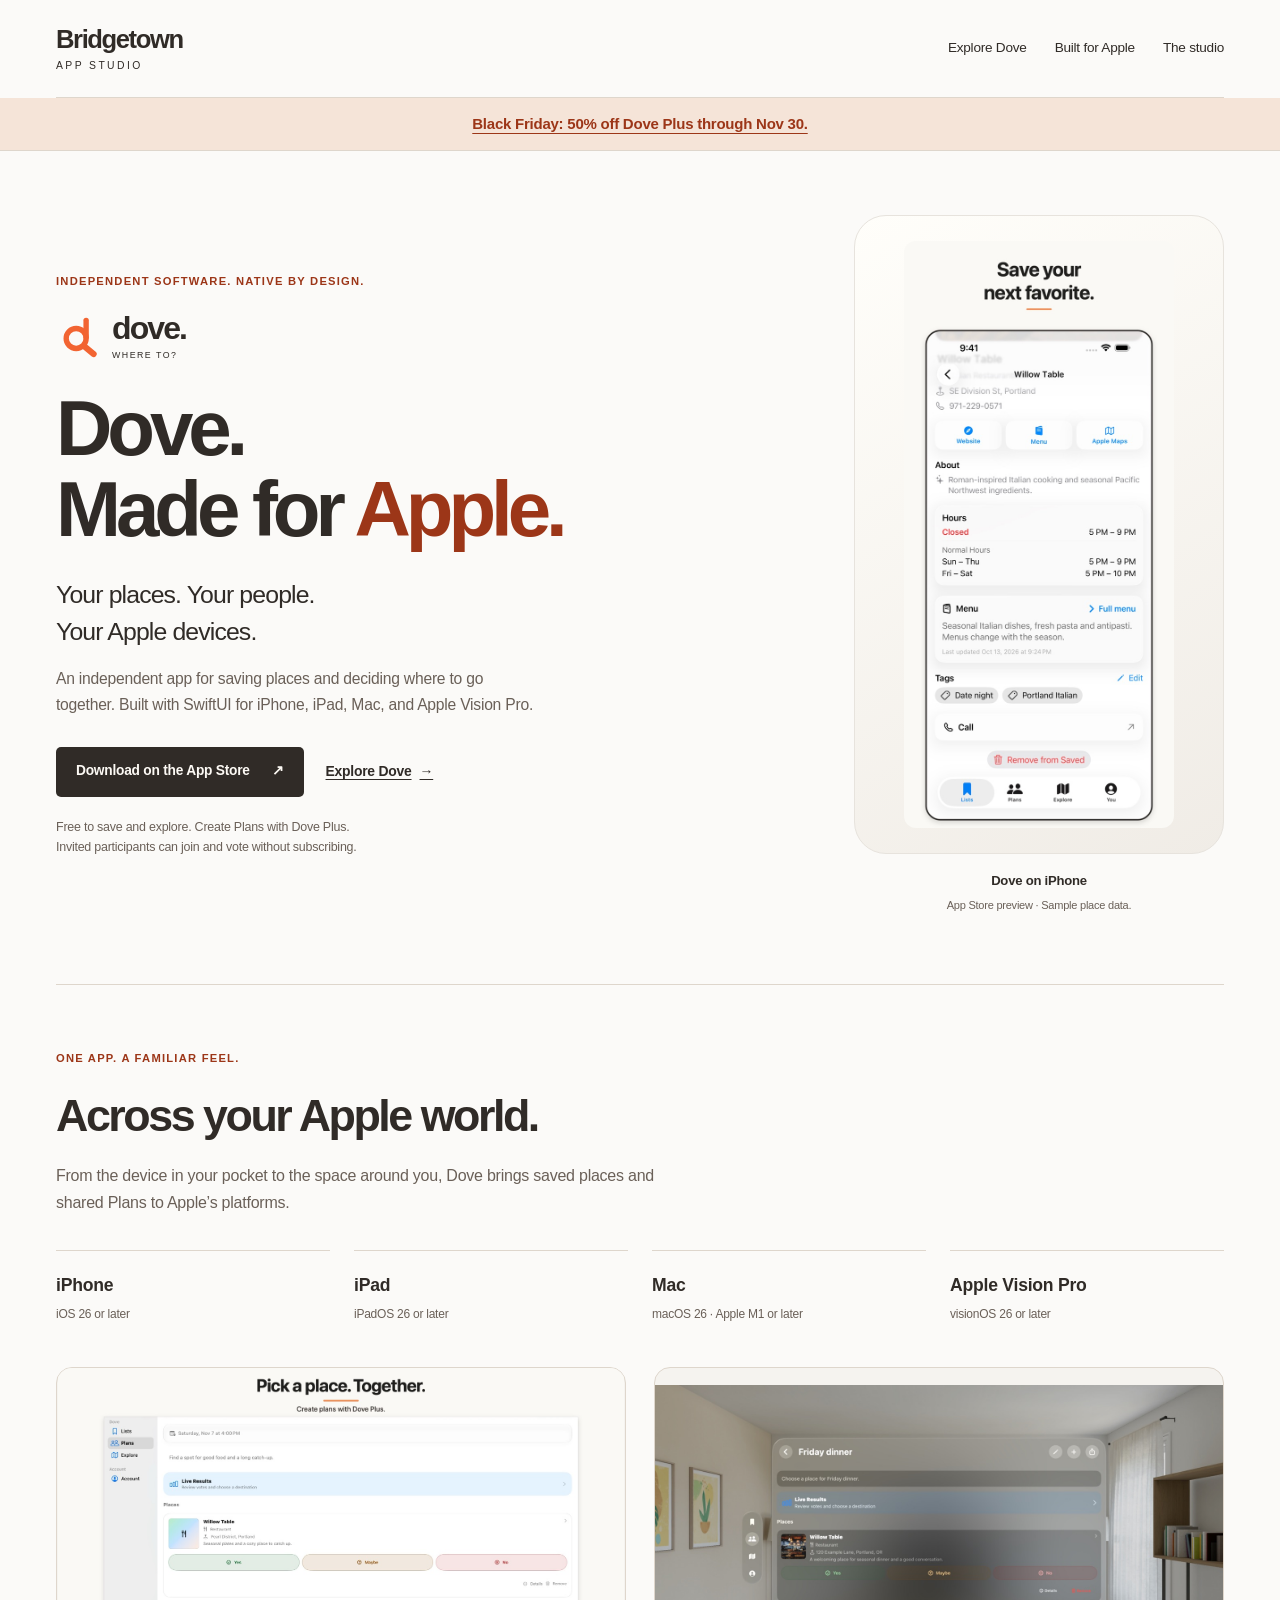
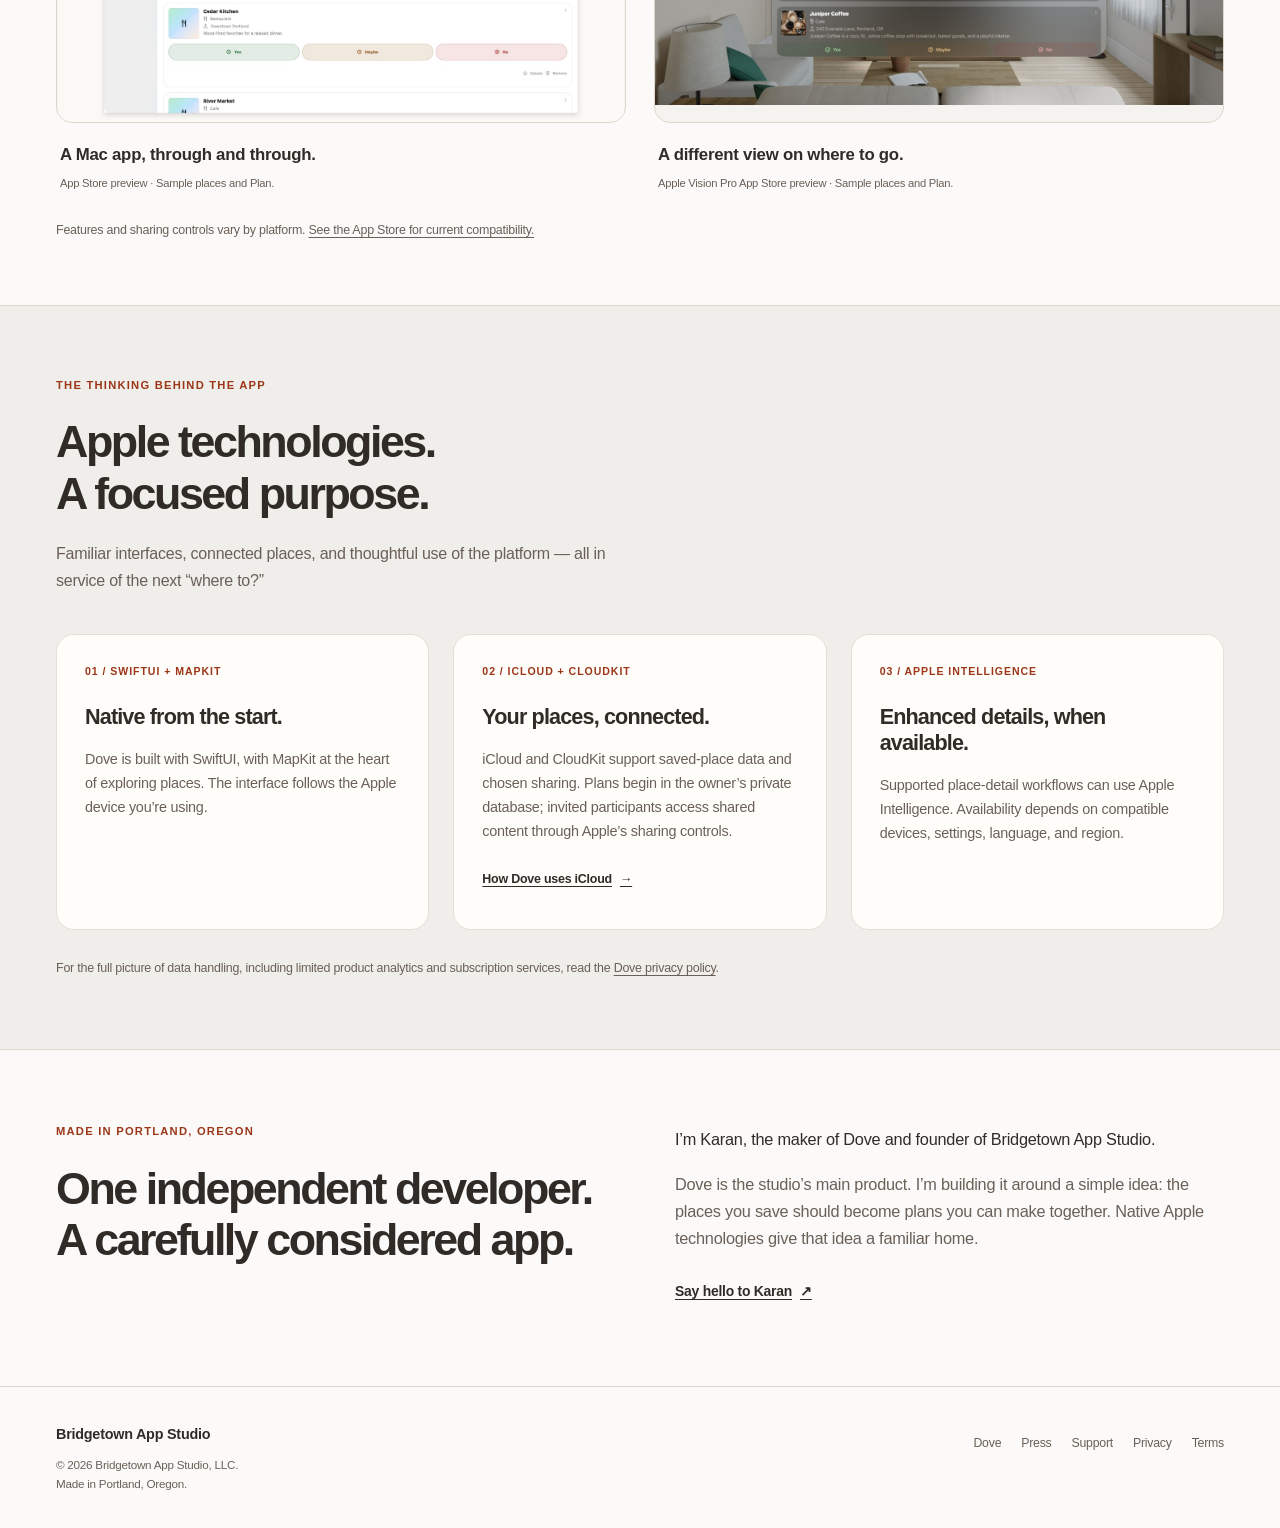
<file: index.html>
<!doctype html>
<html lang="en">
<head>
  <meta charset="utf-8">
  <meta name="viewport" content="width=device-width, initial-scale=1">
  <meta name="description" content="Dove, independently made by Karan at Bridgetown App Studio. A SwiftUI app for saving places and planning together on iPhone, iPad, Mac, and Apple Vision Pro.">
  <title>Bridgetown App Studio — Dove, made for Apple</title>
  <link rel="canonical" href="https://bridgetownappstudio.com/">
  <meta property="og:type" content="website">
  <meta property="og:title" content="Bridgetown App Studio — Dove, made for Apple">
  <meta property="og:description" content="Independent software. Native by design. Meet Dove for iPhone, iPad, Mac, and Apple Vision Pro.">
  <meta property="og:url" content="https://bridgetownappstudio.com/">
  <meta property="og:image" content="https://bridgetownappstudio.com/assets/dove/mac-app-store.jpg">
  <link rel="icon" href="/dove/assets/dove-mark.svg" type="image/svg+xml">
  <link rel="stylesheet" href="/assets/site.css">
  <link rel="stylesheet" href="/assets/studio.css">
</head>
<body class="studio-home">
  <a class="skip-link" href="#main">Skip to content</a>
  <header class="masthead wrap">
    <a class="studio-brand" href="/" aria-label="Bridgetown App Studio home">Bridgetown<span>APP STUDIO</span></a>
    <nav aria-label="Main navigation"><a href="/dove/">Explore Dove</a><a href="#built-for-apple">Built for Apple</a><a href="#studio">The studio</a></nav>
  </header>
  <!-- BLACK FRIDAY BANNER START: remove this block after Nov 30, 2026 Pacific. -->
  <aside class="seasonal-banner" aria-label="Dove Plus Black Friday offer"><a href="/dove/black-friday/">Black Friday: 50% off Dove Plus through Nov 30.</a></aside>
  <!-- BLACK FRIDAY BANNER END -->
  <main id="main" tabindex="-1">
    <section class="studio-product-hero wrap" aria-labelledby="hero-title">
      <div class="studio-product-copy">
        <p class="eyebrow">INDEPENDENT SOFTWARE. NATIVE BY DESIGN.</p>
        <a class="product-brand" href="/dove/" aria-label="Discover Dove"><img src="/dove/assets/dove-mark.svg" alt="" width="54" height="54"><span>dove.<small>WHERE TO?</small></span></a>
        <h1 id="hero-title">Dove.<br>Made for <em>Apple.</em></h1>
        <p class="lead">Your places. Your people.<br>Your Apple devices.</p>
        <p class="hero-description">An independent app for saving places and deciding where to go together. Built with SwiftUI for iPhone, iPad, Mac, and Apple Vision Pro.</p>
        <div class="actions"><a class="button primary" href="https://apps.apple.com/us/app/dove-where-to/id6783623516">Download on the App Store <span aria-hidden="true">↗</span></a><a class="text-link" href="/dove/">Explore Dove <span aria-hidden="true">→</span></a></div>
        <p class="fine-print">Free to save and explore. Create Plans with Dove Plus.<br>Invited participants can join and vote without subscribing.</p>
      </div>
      <figure class="studio-app-preview">
        <div class="preview-surface"><img src="/assets/dove/phone-app-store.jpg" alt="Dove App Store preview on iPhone: a saved place with website, menu, Apple Maps, hours, and tags." width="604" height="1313" fetchpriority="high"></div>
        <figcaption>Dove on iPhone <span>App Store preview · Sample place data.</span></figcaption>
      </figure>
    </section>

    <section class="platform-section wrap" aria-labelledby="platform-title">
      <div class="platform-intro"><p class="eyebrow">ONE APP. A FAMILIAR FEEL.</p><h2 id="platform-title">Across your Apple world.</h2><p>From the device in your pocket to the space around you, Dove brings saved places and shared Plans to Apple’s platforms.</p></div>
      <ul class="platform-list" aria-label="Platform requirements">
        <li><strong>iPhone</strong><span>iOS 26 or later</span></li>
        <li><strong>iPad</strong><span>iPadOS 26 or later</span></li>
        <li><strong>Mac</strong><span>macOS 26 · Apple M1 or later</span></li>
        <li><strong>Apple Vision Pro</strong><span>visionOS 26 or later</span></li>
      </ul>
      <div class="platform-previews">
        <figure><img src="/assets/dove/mac-app-store.jpg" alt="Dove App Store preview on Mac: a shared Plan in a sidebar-based window, with Yes, Maybe, and No responses for sample places." width="1400" height="875" loading="lazy"><figcaption><strong>A Mac app, through and through.</strong><span>App Store preview · Sample places and Plan.</span></figcaption></figure>
        <figure><img src="/assets/dove/vision-app-store.jpg" alt="Dove App Store preview on Apple Vision Pro: a shared Plan in a floating window in a room, showing sample places and voting controls." width="1400" height="788" loading="lazy"><figcaption><strong>A different view on where to go.</strong><span>Apple Vision Pro App Store preview · Sample places and Plan.</span></figcaption></figure>
      </div>
      <p class="platform-note">Features and sharing controls vary by platform. <a href="https://apps.apple.com/us/app/dove-where-to/id6783623516">See the App Store for current compatibility.</a></p>
    </section>

    <section id="built-for-apple" class="technology-section" aria-labelledby="technology-title"><div class="wrap">
      <div class="technology-heading"><p class="eyebrow">THE THINKING BEHIND THE APP</p><h2 id="technology-title">Apple technologies.<br>A focused purpose.</h2><p>Familiar interfaces, connected places, and thoughtful use of the platform — all in service of the next “where to?”</p></div>
      <div class="technology-grid">
        <article class="technology-card"><span class="technology-label">01 / SWIFTUI + MAPKIT</span><h3>Native from the start.</h3><p>Dove is built with SwiftUI, with MapKit at the heart of exploring places. The interface follows the Apple device you’re using.</p></article>
        <article class="technology-card"><span class="technology-label">02 / ICLOUD + CLOUDKIT</span><h3>Your places, connected.</h3><p>iCloud and CloudKit support saved-place data and chosen sharing. Plans begin in the owner’s private database; invited participants access shared content through Apple’s sharing controls.</p><a class="text-link" href="/dove/privacy/#icloud">How Dove uses iCloud <span aria-hidden="true">→</span></a></article>
        <article class="technology-card"><span class="technology-label">03 / APPLE INTELLIGENCE</span><h3>Enhanced details, when available.</h3><p>Supported place-detail workflows can use Apple Intelligence. Availability depends on compatible devices, settings, language, and region.</p></article>
      </div>
      <p class="technology-note">For the full picture of data handling, including limited product analytics and subscription services, read the <a href="/dove/privacy/">Dove privacy policy</a>.</p>
    </div></section>

    <section id="studio" class="studio-section" aria-labelledby="studio-title"><div class="wrap studio-grid">
      <div><p class="eyebrow">MADE IN PORTLAND, OREGON</p><h2 id="studio-title">One independent developer.<br>A carefully considered app.</h2></div>
      <div class="studio-copy"><p>I’m Karan, the maker of Dove and founder of Bridgetown App Studio.</p><p>Dove is the studio’s main product. I’m building it around a simple idea: the places you save should become plans you can make together. Native Apple technologies give that idea a familiar home.</p><a class="text-link" href="mailto:info@bridgetownappstudio.com">Say hello to Karan <span aria-hidden="true">↗</span></a></div>
    </div></section>
  </main>
  <footer class="site-footer wrap"><div><a class="footer-studio" href="/">Bridgetown App Studio</a><p>© 2026 Bridgetown App Studio, LLC.<br>Made in Portland, Oregon.</p></div><nav aria-label="Footer navigation"><a href="/dove/">Dove</a><a href="/dove/press/">Press</a><a href="/dove/support/">Support</a><a href="/dove/privacy/">Privacy</a><a href="/dove/terms/">Terms</a></nav></footer>
</body>
</html>
</file>
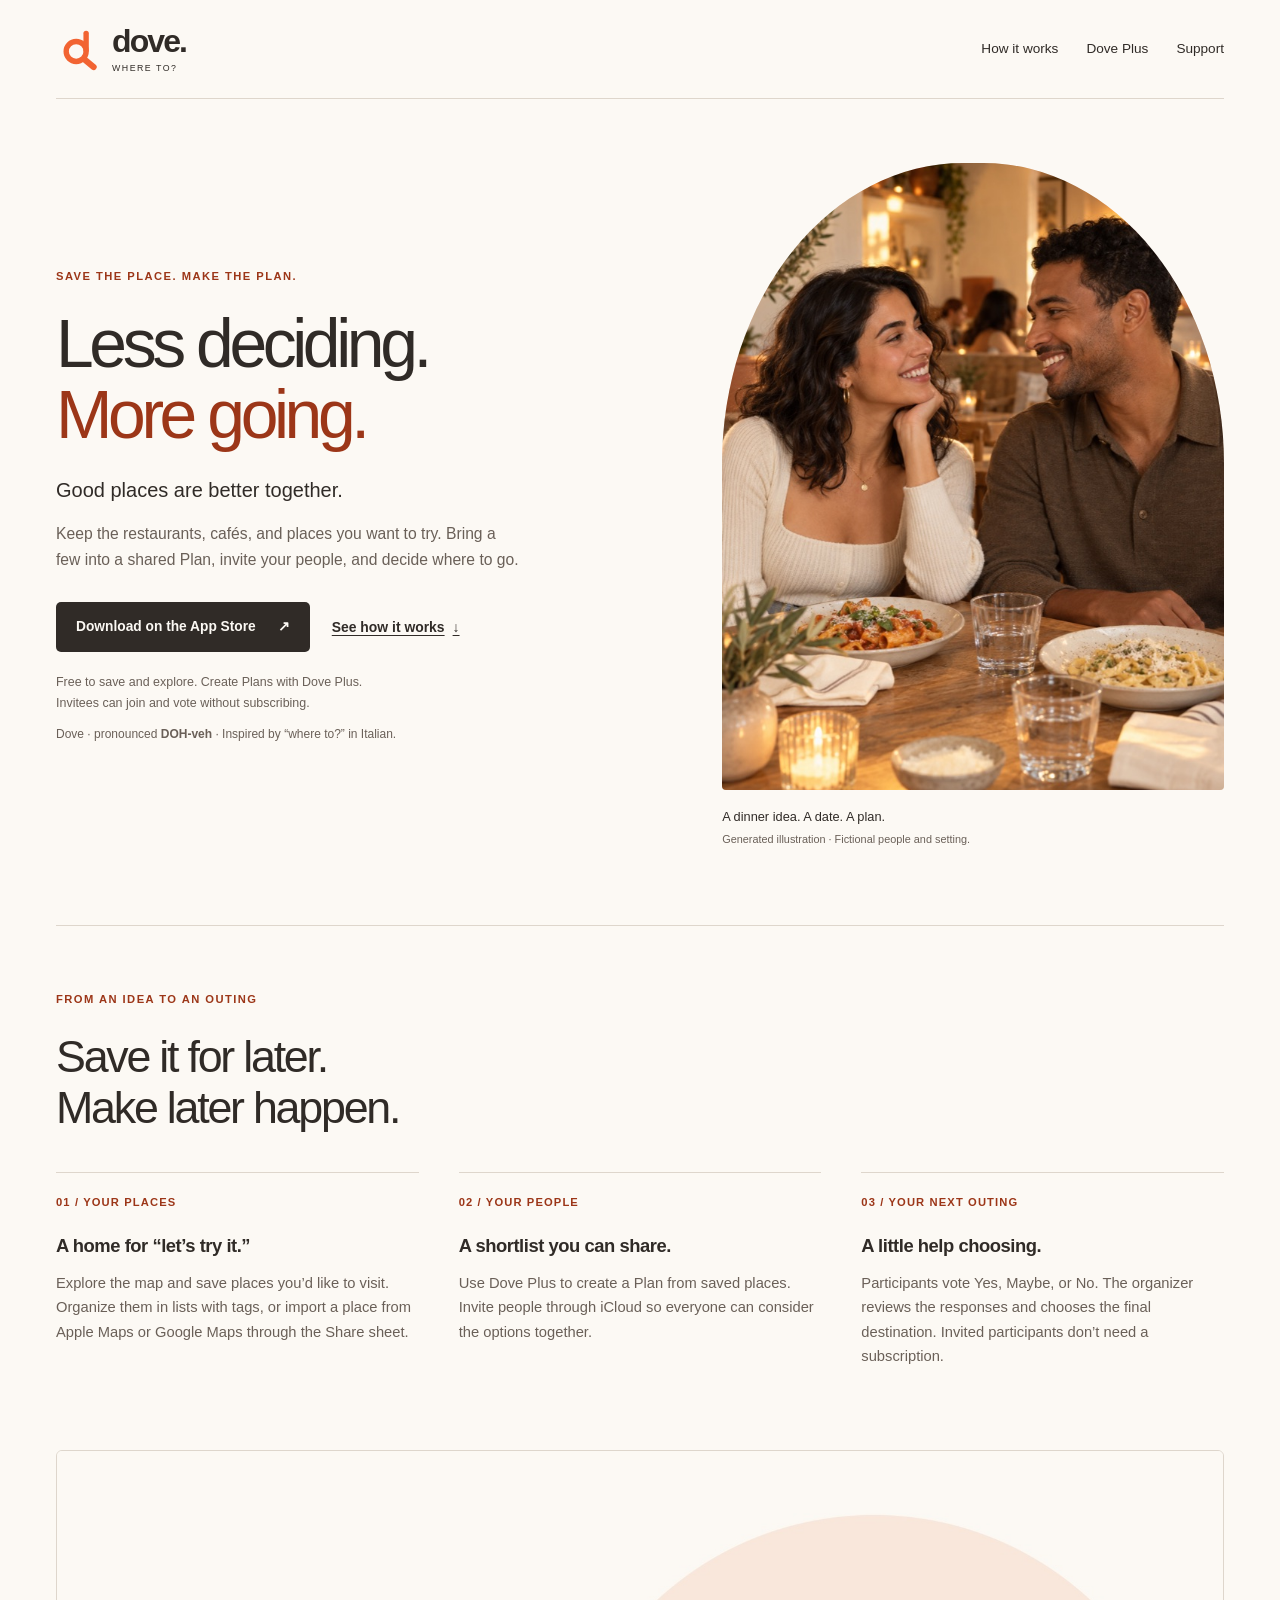
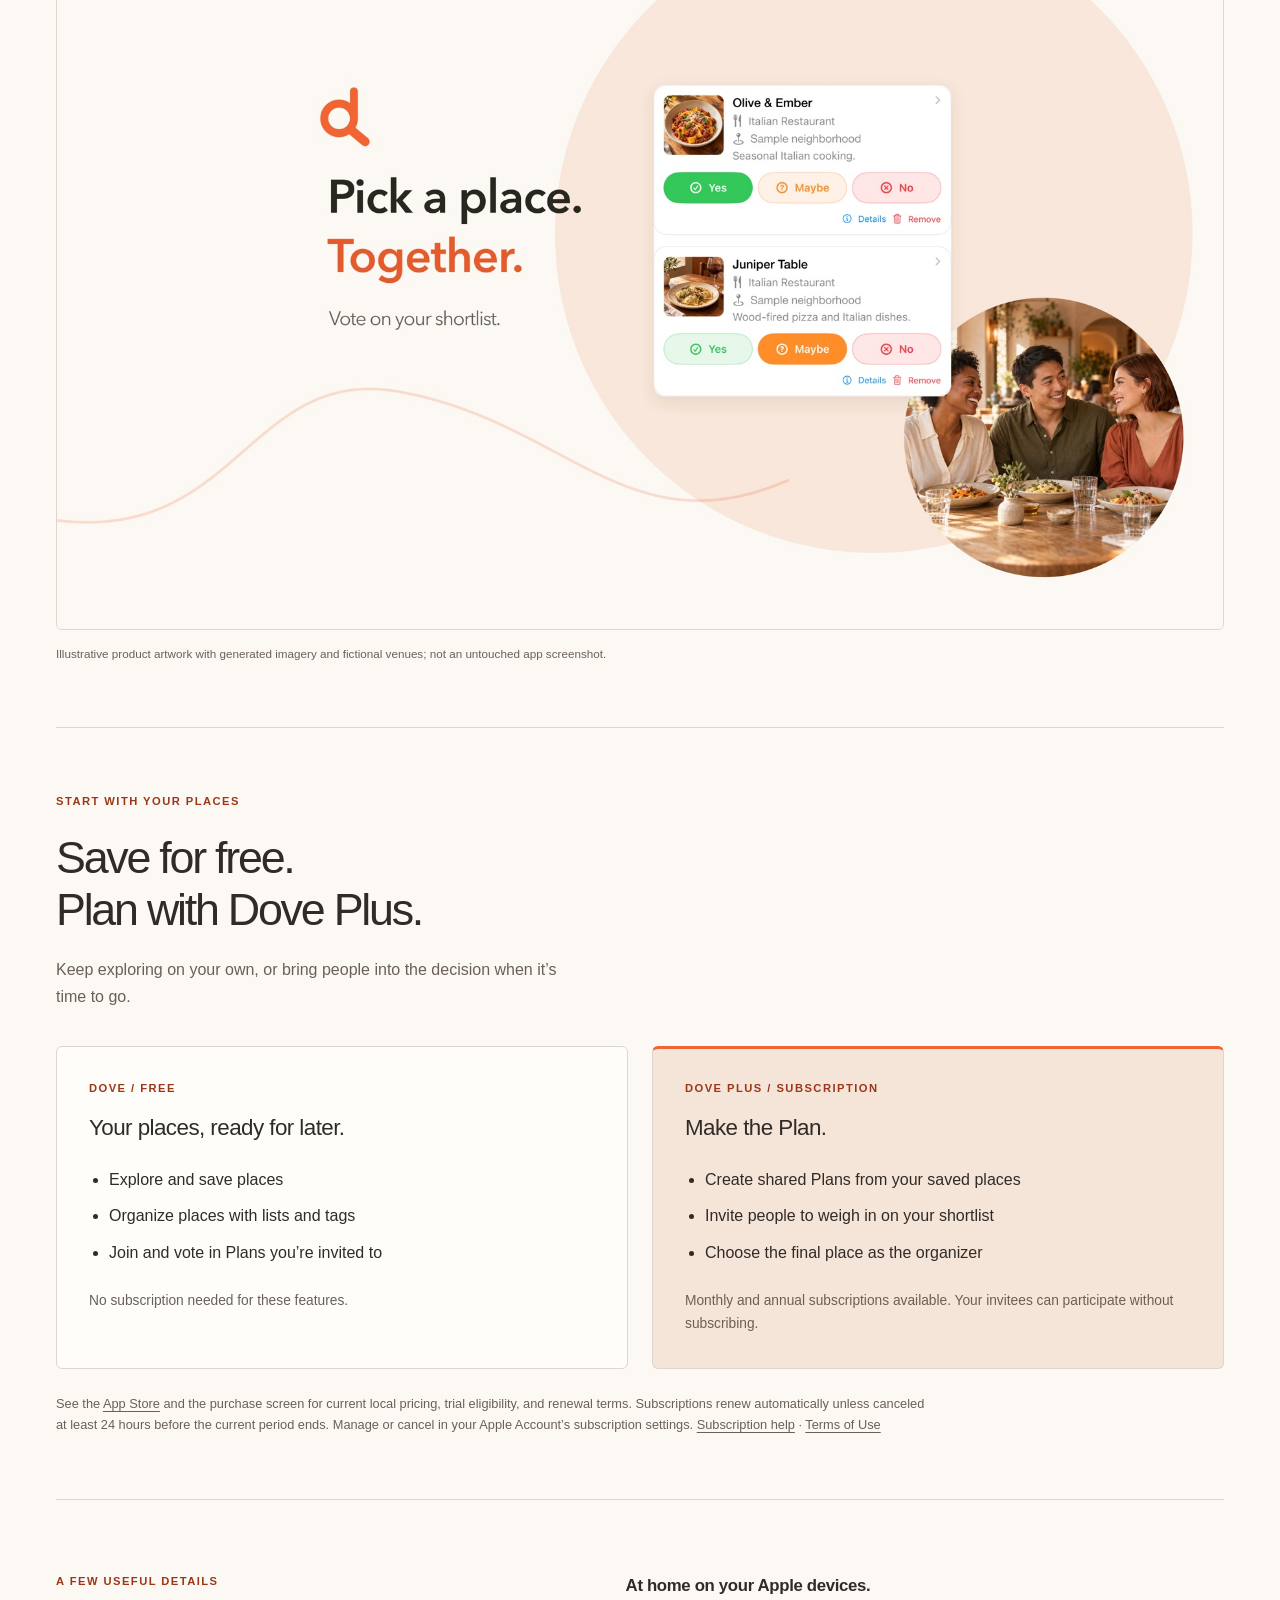
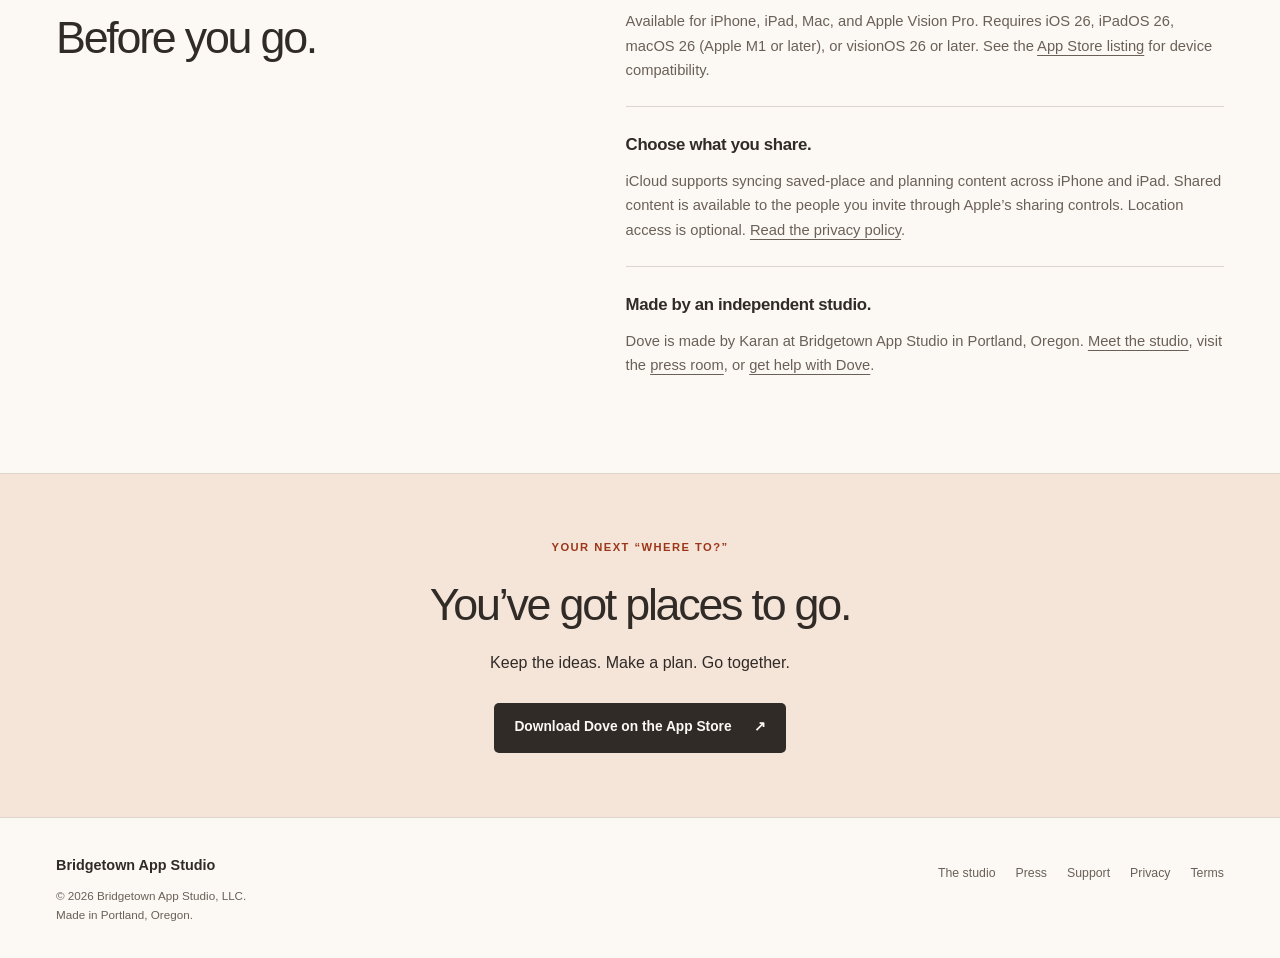
<file: dove/index.html>
<!doctype html>
<html lang="en">
<head>
  <meta charset="utf-8">
  <meta name="viewport" content="width=device-width, initial-scale=1">
  <meta name="description" content="Dove helps you save places, organize your ideas, and choose where to go together. Explore for free; create shared Plans with Dove Plus.">
  <title>Dove — Save places. Decide together.</title>
  <link rel="canonical" href="https://bridgetownappstudio.com/dove/">
  <meta property="og:type" content="website">
  <meta property="og:title" content="Dove — Save places. Decide together.">
  <meta property="og:description" content="Less deciding. More going. Save the places you want to try and plan your next outing together with Dove.">
  <meta property="og:url" content="https://bridgetownappstudio.com/dove/">
  <meta property="og:image" content="https://bridgetownappstudio.com/dove/press/assets/Dove-Header-v2.png">
  <link rel="icon" href="/dove/assets/dove-mark.svg" type="image/svg+xml">
  <link rel="stylesheet" href="/assets/site.css">
</head>
<body>
  <a class="skip-link" href="#main">Skip to content</a>
  <header class="masthead wrap">
    <a class="product-brand" href="/dove/" aria-label="Dove home"><img src="/dove/assets/dove-mark.svg" alt="" width="48" height="48"><span>dove.<small>WHERE TO?</small></span></a>
    <nav aria-label="Main navigation"><a href="#how-it-works">How it works</a><a href="#dove-plus">Dove Plus</a><a href="/dove/support/">Support</a></nav>
  </header>
  <main id="main" tabindex="-1">
    <section class="hero product-hero wrap" aria-labelledby="hero-title">
      <div class="hero-copy">
        <p class="eyebrow">SAVE THE PLACE. MAKE THE PLAN.</p>
        <h1 id="hero-title">Less deciding.<br><em>More going.</em></h1>
        <p class="lead">Good places are better together.</p>
        <p class="hero-description">Keep the restaurants, cafés, and places you want to try. Bring a few into a shared Plan, invite your people, and decide where to go.</p>
        <div class="actions"><a class="button primary" href="https://apps.apple.com/us/app/dove-where-to/id6783623516">Download on the App Store <span aria-hidden="true">↗</span></a><a class="text-link" href="#how-it-works">See how it works <span aria-hidden="true">↓</span></a></div>
        <p class="fine-print">Free to save and explore. Create Plans with Dove Plus.<br>Invitees can join and vote without subscribing.</p>
        <p class="pronunciation">Dove · pronounced <strong>DOH-veh</strong> · Inspired by “where to?” in Italian.</p>
      </div>
      <figure class="hero-art"><div class="photo-frame"><img src="/dove/assets/dining.jpg" alt="Illustration of a couple sharing a meal in a fictional restaurant." width="666" height="1000" fetchpriority="high"></div><figcaption>A dinner idea. A date. A plan.<span>Generated illustration · Fictional people and setting.</span></figcaption></figure>
    </section>
    <section id="how-it-works" class="product-overview wrap" aria-labelledby="how-title">
      <div class="section-heading"><p class="eyebrow">FROM AN IDEA TO AN OUTING</p><h2 id="how-title">Save it for later.<br>Make later happen.</h2></div>
      <ol class="steps">
        <li><span class="step-number">01 / YOUR PLACES</span><h3>A home for “let’s try it.”</h3><p>Explore the map and save places you’d like to visit. Organize them in lists with tags, or import a place from Apple Maps or Google Maps through the Share sheet.</p></li>
        <li><span class="step-number">02 / YOUR PEOPLE</span><h3>A shortlist you can share.</h3><p>Use Dove Plus to create a Plan from saved places. Invite people through iCloud so everyone can consider the options together.</p></li>
        <li><span class="step-number">03 / YOUR NEXT OUTING</span><h3>A little help choosing.</h3><p>Participants vote Yes, Maybe, or No. The organizer reviews the responses and chooses the final destination. Invited participants don’t need a subscription.</p></li>
      </ol>
    </section>
    <figure class="product-art wrap"><img src="/dove/assets/choose-together.jpg" alt="Dove illustrative artwork: Pick a place. Together. Sample voting shows Yes for Olive &amp; Ember and Maybe for Juniper Table, beside three friends dining." width="1800" height="1200" loading="lazy"><figcaption>Illustrative product artwork with generated imagery and fictional venues; not an untouched app screenshot.</figcaption></figure>
    <section id="dove-plus" class="plus-section wrap" aria-labelledby="plus-title">
      <div class="section-heading"><p class="eyebrow">START WITH YOUR PLACES</p><h2 id="plus-title">Save for free.<br>Plan with Dove Plus.</h2><p>Keep exploring on your own, or bring people into the decision when it’s time to go.</p></div>
      <div class="access-grid">
        <div class="access-option"><p class="eyebrow">DOVE / FREE</p><h3>Your places, ready for later.</h3><ul><li>Explore and save places</li><li>Organize places with lists and tags</li><li>Join and vote in Plans you’re invited to</li></ul><p>No subscription needed for these features.</p></div>
        <div class="access-option plus-option"><p class="eyebrow">DOVE PLUS / SUBSCRIPTION</p><h3>Make the Plan.</h3><ul><li>Create shared Plans from your saved places</li><li>Invite people to weigh in on your shortlist</li><li>Choose the final place as the organizer</li></ul><p>Monthly and annual subscriptions available. Your invitees can participate without subscribing.</p></div>
      </div>
      <p class="subscription-note">See the <a href="https://apps.apple.com/us/app/dove-where-to/id6783623516">App Store</a> and the purchase screen for current local pricing, trial eligibility, and renewal terms. Subscriptions renew automatically unless canceled at least 24 hours before the current period ends. Manage or cancel in your Apple Account’s subscription settings. <a href="/dove/support/#subscriptions">Subscription help</a> · <a href="/dove/terms/">Terms of Use</a></p>
    </section>
    <section class="details-section wrap" aria-labelledby="details-title">
      <div><p class="eyebrow">A FEW USEFUL DETAILS</p><h2 id="details-title">Before you go.</h2></div>
      <dl class="details-list">
        <div><dt>At home on your Apple devices.</dt><dd>Available for iPhone, iPad, Mac, and Apple Vision Pro. Requires iOS 26, iPadOS 26, macOS 26 (Apple M1 or later), or visionOS 26 or later. See the <a href="https://apps.apple.com/us/app/dove-where-to/id6783623516">App Store listing</a> for device compatibility.</dd></div>
        <div><dt>Choose what you share.</dt><dd>iCloud supports syncing saved-place and planning content across iPhone and iPad. Shared content is available to the people you invite through Apple’s sharing controls. Location access is optional. <a href="/dove/privacy/">Read the privacy policy</a>.</dd></div>
        <div><dt>Made by an independent studio.</dt><dd>Dove is made by Karan at Bridgetown App Studio in Portland, Oregon. <a href="/#studio">Meet the studio</a>, visit the <a href="/dove/press/">press room</a>, or <a href="/dove/support/">get help with Dove</a>.</dd></div>
      </dl>
    </section>
    <section class="download-section" aria-labelledby="download-title"><div class="wrap"><p class="eyebrow">YOUR NEXT “WHERE TO?”</p><h2 id="download-title">You’ve got places to go.</h2><p>Keep the ideas. Make a plan. Go together.</p><a class="button primary" href="https://apps.apple.com/us/app/dove-where-to/id6783623516">Download Dove on the App Store <span aria-hidden="true">↗</span></a></div></section>
  </main>
  <footer class="site-footer wrap"><div><a class="footer-studio" href="/">Bridgetown App Studio</a><p>© 2026 Bridgetown App Studio, LLC.<br>Made in Portland, Oregon.</p></div><nav aria-label="Footer navigation"><a href="/">The studio</a><a href="/dove/press/">Press</a><a href="/dove/support/">Support</a><a href="/dove/privacy/">Privacy</a><a href="/dove/terms/">Terms</a></nav></footer>
</body>
</html>
</file>
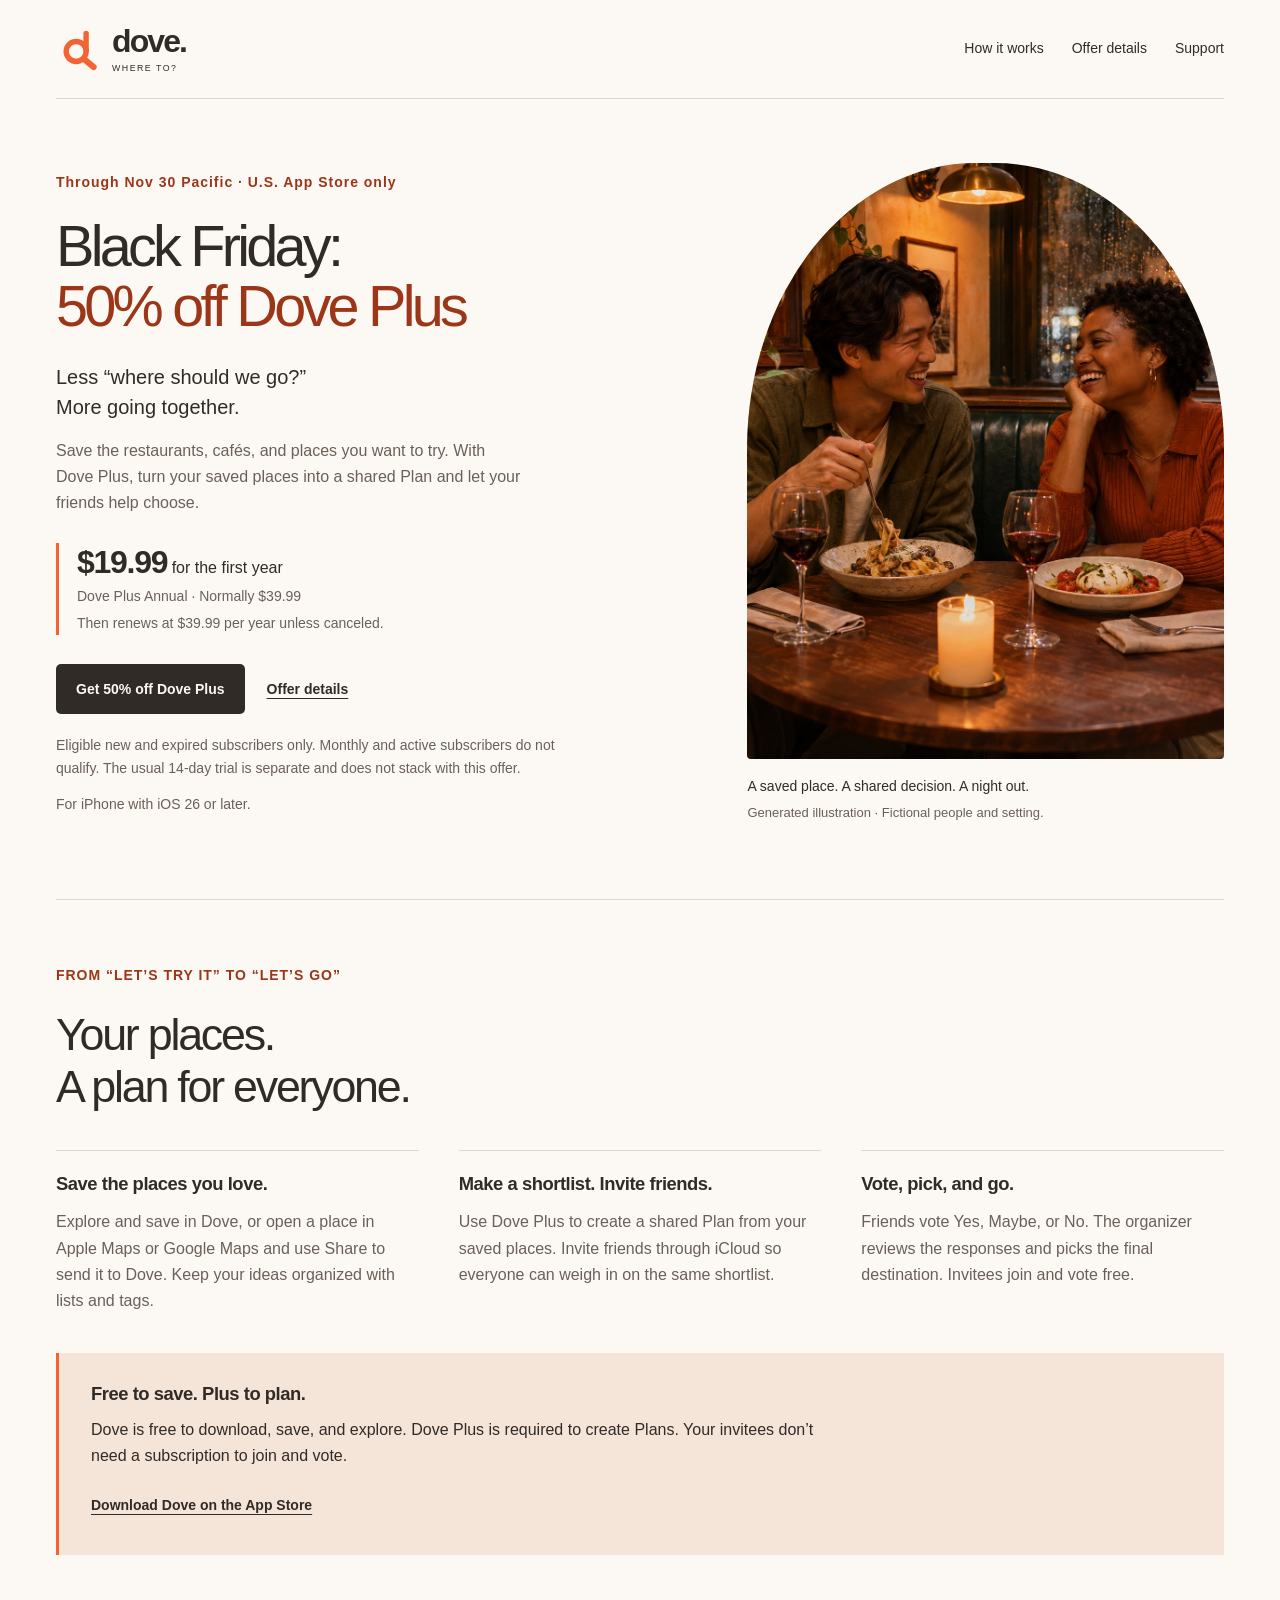
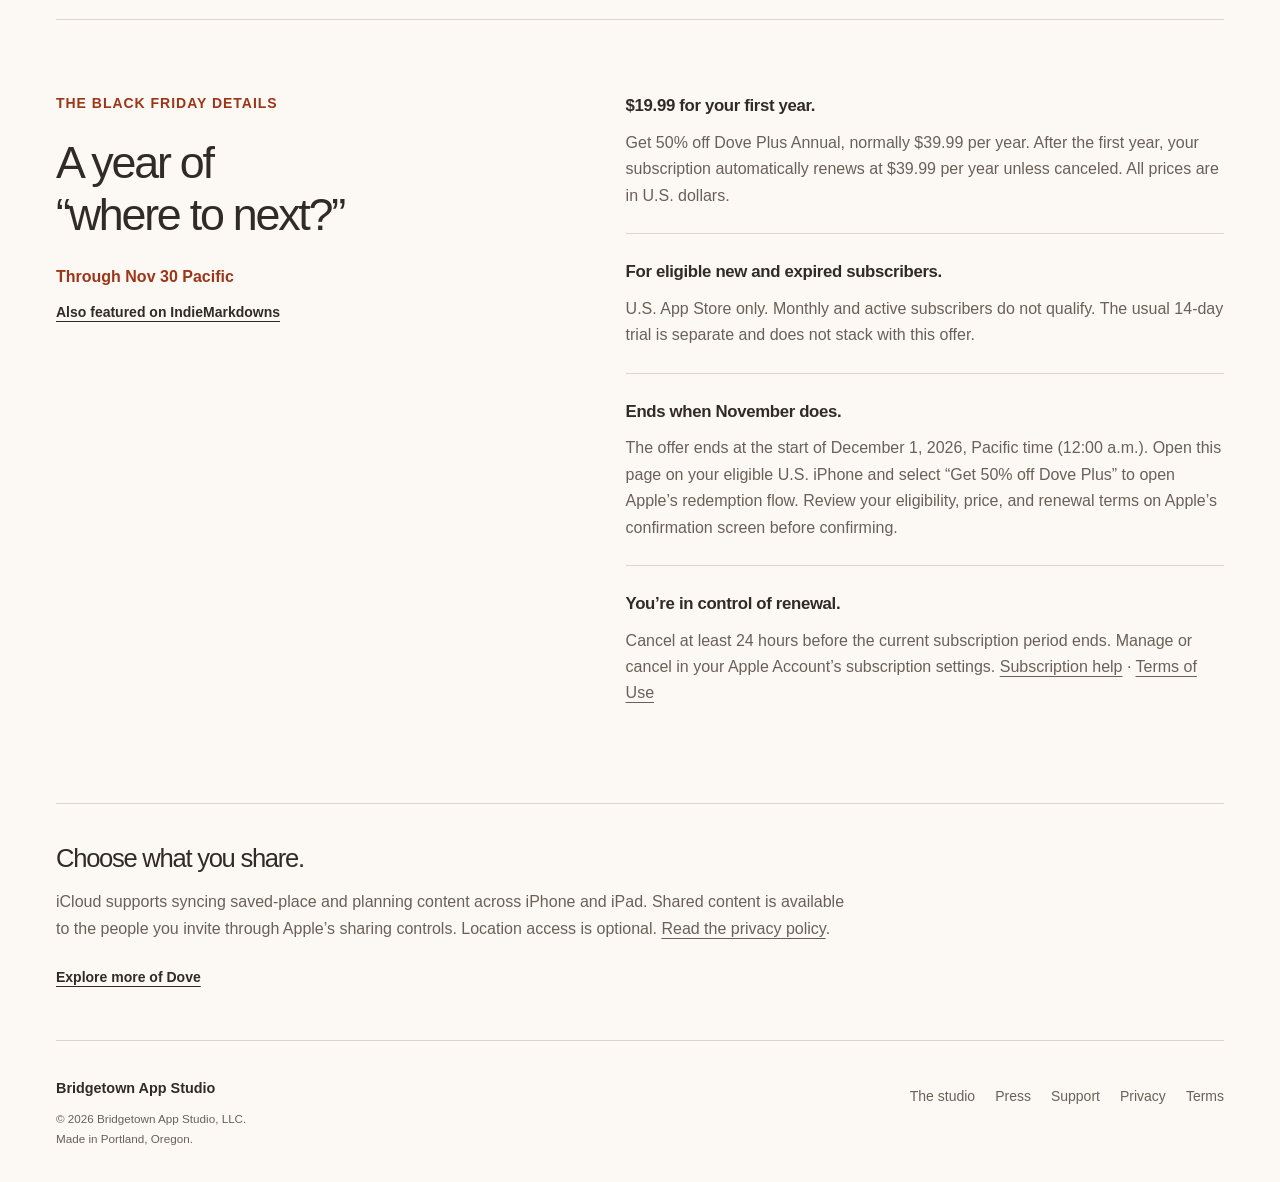
<file: dove/black-friday/index.html>
<!doctype html>
<html lang="en">
<head>
  <meta charset="utf-8">
  <meta name="viewport" content="width=device-width, initial-scale=1">
  <meta name="description" content="Black Friday: 50% off Dove Plus Annual for your first year. Save places and decide where to go together. Through Nov 30 Pacific. U.S. App Store only.">
  <title>Black Friday: 50% off Dove Plus — Dove</title>
  <link rel="canonical" href="https://bridgetownappstudio.com/dove/black-friday/">
  <meta property="og:type" content="website">
  <meta property="og:title" content="Black Friday: 50% off Dove Plus">
  <meta property="og:description" content="$19.99 for the first year, then $39.99 per year unless canceled. Eligible new and expired subscribers. Through Nov 30 Pacific. U.S. App Store only.">
  <meta property="og:url" content="https://bridgetownappstudio.com/dove/black-friday/">
  <meta property="og:image" content="https://bridgetownappstudio.com/dove/press/assets/Dove-Header-v2.png">
  <link rel="icon" href="/dove/assets/dove-mark.svg" type="image/svg+xml">
  <link rel="stylesheet" href="/assets/site.css">
  <link rel="stylesheet" href="/dove/black-friday/offer.css">
</head>
<body class="offer-page">
  <a class="skip-link" href="#main">Skip to content</a>
  <header class="masthead wrap">
    <a class="product-brand" href="/dove/" aria-label="Dove home"><img src="/dove/assets/dove-mark.svg" alt="" width="48" height="48"><span>dove.<small>WHERE TO?</small></span></a>
    <nav aria-label="Main navigation"><a href="#how-it-works">How it works</a><a href="#offer-terms">Offer details</a><a href="/dove/support/">Support</a></nav>
  </header>
  <main id="main" tabindex="-1">
    <!-- BLACK FRIDAY OFFER START: retire this section after Nov 30; see README.md. -->
    <section id="offer" class="hero product-hero offer-hero wrap" aria-labelledby="hero-title">
      <div class="hero-copy">
        <p class="eyebrow">Through Nov 30 Pacific · U.S. App Store only</p>
        <h1 id="hero-title">Black Friday:<br><em>50% off Dove Plus</em></h1>
        <p class="lead">Less “where should we go?”<br>More going together.</p>
        <p class="hero-description">Save the restaurants, cafés, and places you want to try. With Dove Plus, turn your saved places into a shared Plan and let your friends help choose.</p>
        <div class="offer-price">
          <p><strong>$19.99</strong> for the first year</p>
          <p>Dove Plus Annual · Normally $39.99</p>
          <p>Then renews at $39.99 per year unless canceled.</p>
        </div>
        <div class="actions"><a class="button primary" href="https://apps.apple.com/redeem?ctx=offercodes&amp;id=6783623516&amp;code=DOVEBF26" aria-describedby="offer-eligibility">Get 50% off Dove Plus</a><a class="text-link" href="#offer-terms">Offer details</a></div>
        <p id="offer-eligibility" class="fine-print">Eligible new and expired subscribers only. Monthly and active subscribers do not qualify. The usual 14-day trial is separate and does not stack with this offer.</p>
        <p class="offer-device">For iPhone with iOS 26 or later.</p>
      </div>
      <figure class="hero-art"><div class="photo-frame"><img src="/dove/black-friday/dinner.jpg" alt="Illustration of two people laughing over a candlelit dinner beside a rain-streaked restaurant window." width="1024" height="1536" fetchpriority="high"></div><figcaption>A saved place. A shared decision. A night out.<span>Generated illustration · Fictional people and setting.</span></figcaption></figure>
    </section>
    <!-- BLACK FRIDAY OFFER END -->

    <section id="how-it-works" class="product-overview wrap" aria-labelledby="how-title">
      <div class="section-heading"><p class="eyebrow">FROM “LET’S TRY IT” TO “LET’S GO”</p><h2 id="how-title">Your places.<br>A plan for everyone.</h2></div>
      <ol class="steps">
        <li><h3>Save the places you love.</h3><p>Explore and save in Dove, or open a place in Apple Maps or Google Maps and use Share to send it to Dove. Keep your ideas organized with lists and tags.</p></li>
        <li><h3>Make a shortlist. Invite friends.</h3><p>Use Dove Plus to create a shared Plan from your saved places. Invite friends through iCloud so everyone can weigh in on the same shortlist.</p></li>
        <li><h3>Vote, pick, and go.</h3><p>Friends vote Yes, Maybe, or No. The organizer reviews the responses and picks the final destination. Invitees join and vote free.</p></li>
      </ol>
      <div class="offer-access"><h3>Free to save. Plus to plan.</h3><p>Dove is free to download, save, and explore. Dove Plus is required to create Plans. Your invitees don’t need a subscription to join and vote.</p><a class="text-link" href="https://apps.apple.com/us/app/dove-where-to/id6783623516">Download Dove on the App Store</a></div>
    </section>

    <!-- BLACK FRIDAY TERMS START: replace with an ended notice when retiring the offer. -->
    <section id="offer-terms" class="details-section wrap" aria-labelledby="terms-title">
      <div><p class="eyebrow">THE BLACK FRIDAY DETAILS</p><h2 id="terms-title">A year of<br>“where to next?”</h2><p class="offer-deadline">Through Nov 30 Pacific</p><p><a class="text-link" href="https://indiemarkdowns.com/deals/dove-where-to/">Also featured on IndieMarkdowns</a></p></div>
      <dl class="details-list">
        <div><dt>$19.99 for your first year.</dt><dd>Get 50% off Dove Plus Annual, normally $39.99 per year. After the first year, your subscription automatically renews at $39.99 per year unless canceled. All prices are in U.S. dollars.</dd></div>
        <div><dt>For eligible new and expired subscribers.</dt><dd>U.S. App Store only. Monthly and active subscribers do not qualify. The usual 14-day trial is separate and does not stack with this offer.</dd></div>
        <div><dt>Ends when November does.</dt><dd>The offer ends at the start of December 1, 2026, Pacific time (12:00 a.m.). Open this page on your eligible U.S. iPhone and select “Get 50% off Dove Plus” to open Apple’s redemption flow. Review your eligibility, price, and renewal terms on Apple’s confirmation screen before confirming.</dd></div>
        <div><dt>You’re in control of renewal.</dt><dd>Cancel at least 24 hours before the current subscription period ends. Manage or cancel in your Apple Account’s subscription settings. <a href="/dove/support/#subscriptions">Subscription help</a> · <a href="/dove/terms/">Terms of Use</a></dd></div>
      </dl>
    </section>
    <!-- BLACK FRIDAY TERMS END -->

    <section class="offer-privacy wrap" aria-labelledby="privacy-title"><h2 id="privacy-title">Choose what you share.</h2><p>iCloud supports syncing saved-place and planning content across iPhone and iPad. Shared content is available to the people you invite through Apple’s sharing controls. Location access is optional. <a href="/dove/privacy/">Read the privacy policy</a>.</p><a class="text-link" href="/dove/">Explore more of Dove</a></section>
  </main>
  <footer class="site-footer wrap"><div><a class="footer-studio" href="/">Bridgetown App Studio</a><p>© 2026 Bridgetown App Studio, LLC.<br>Made in Portland, Oregon.</p></div><nav aria-label="Footer navigation"><a href="/">The studio</a><a href="/dove/press/">Press</a><a href="/dove/support/">Support</a><a href="/dove/privacy/">Privacy</a><a href="/dove/terms/">Terms</a></nav></footer>
</body>
</html>
</file>
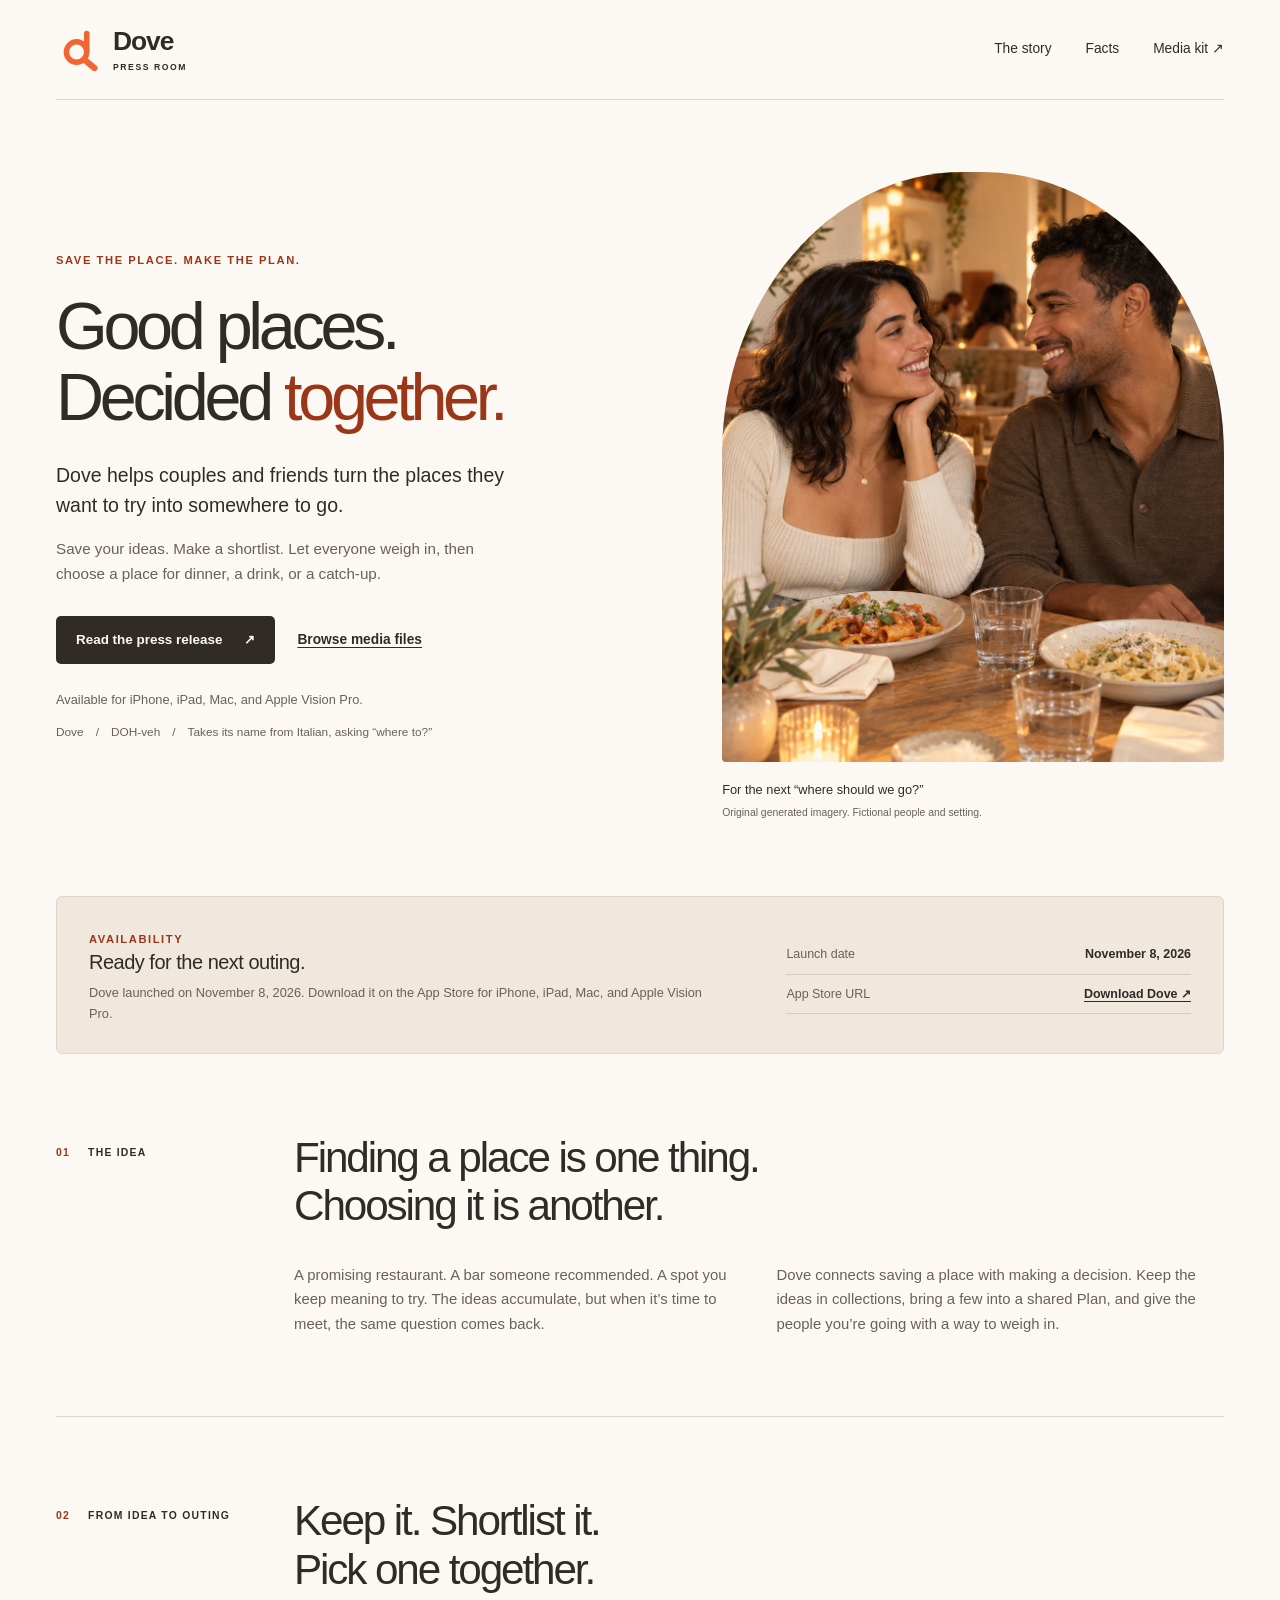
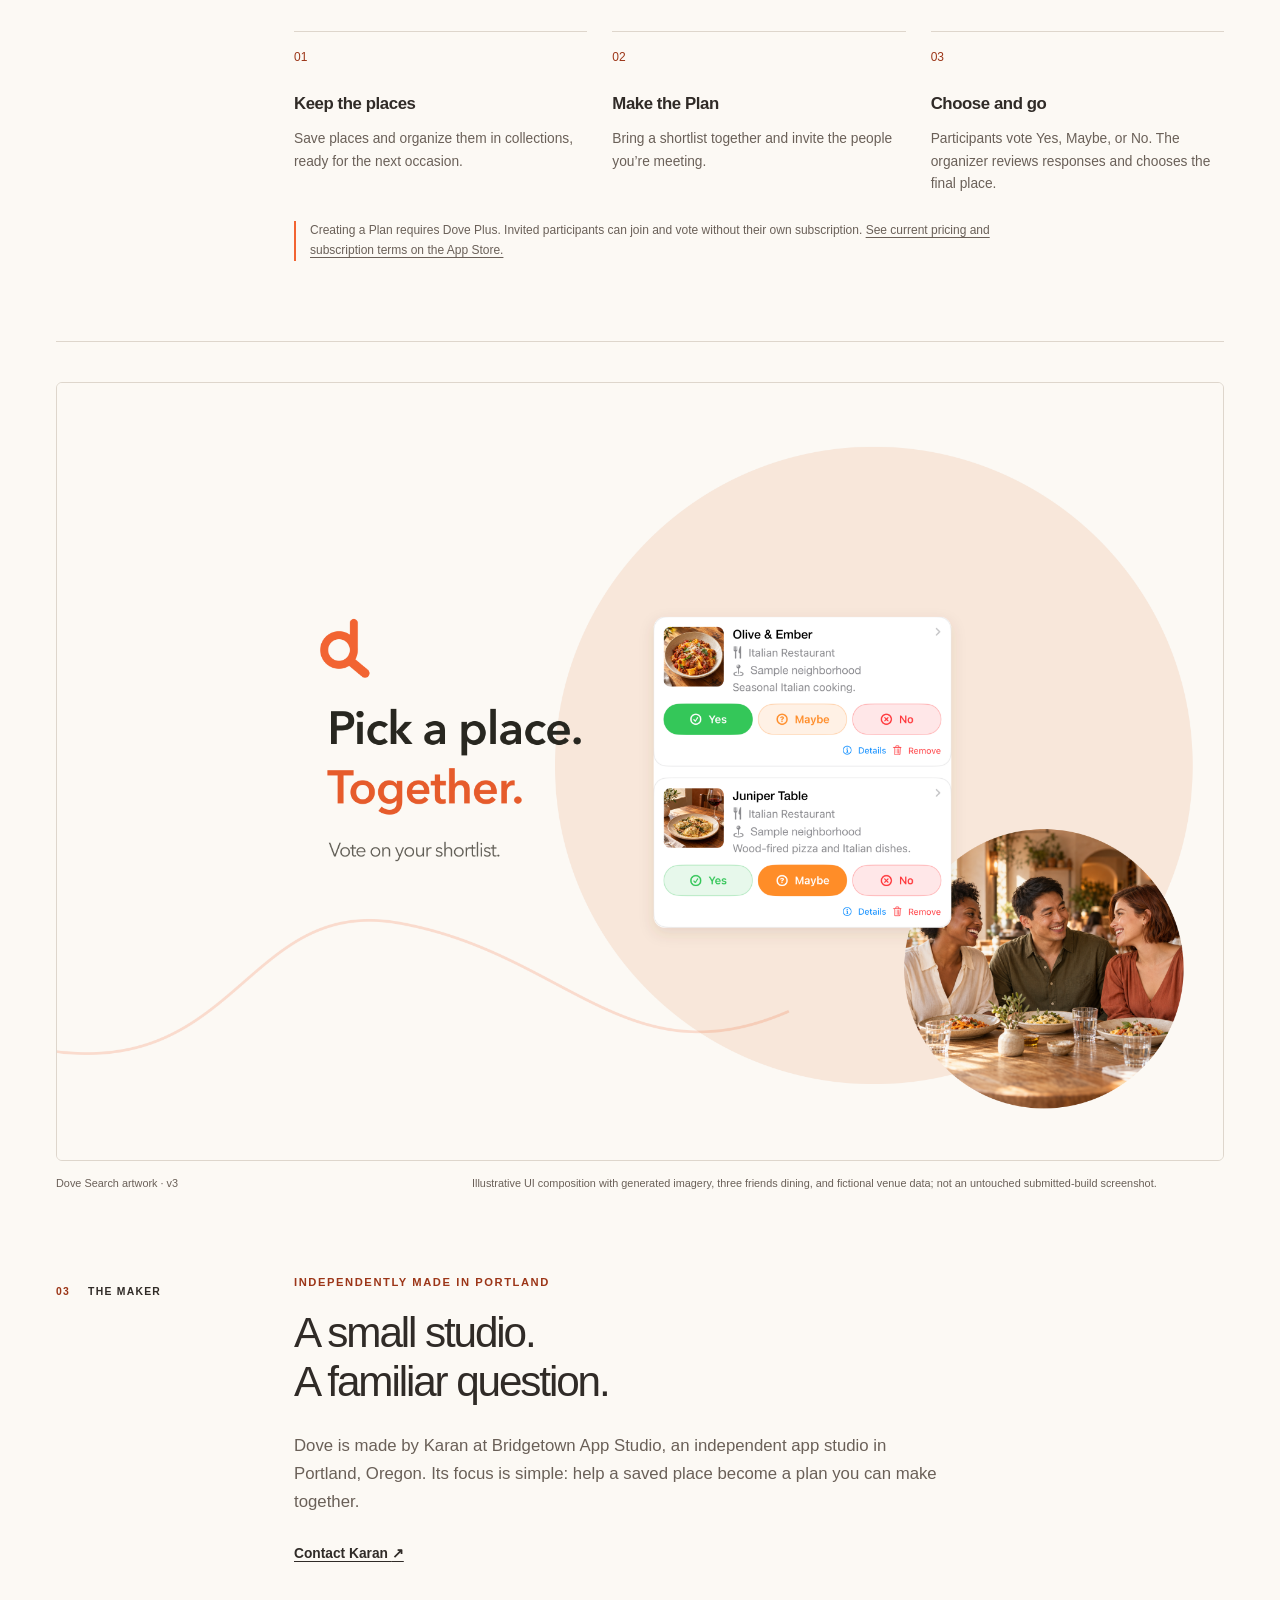
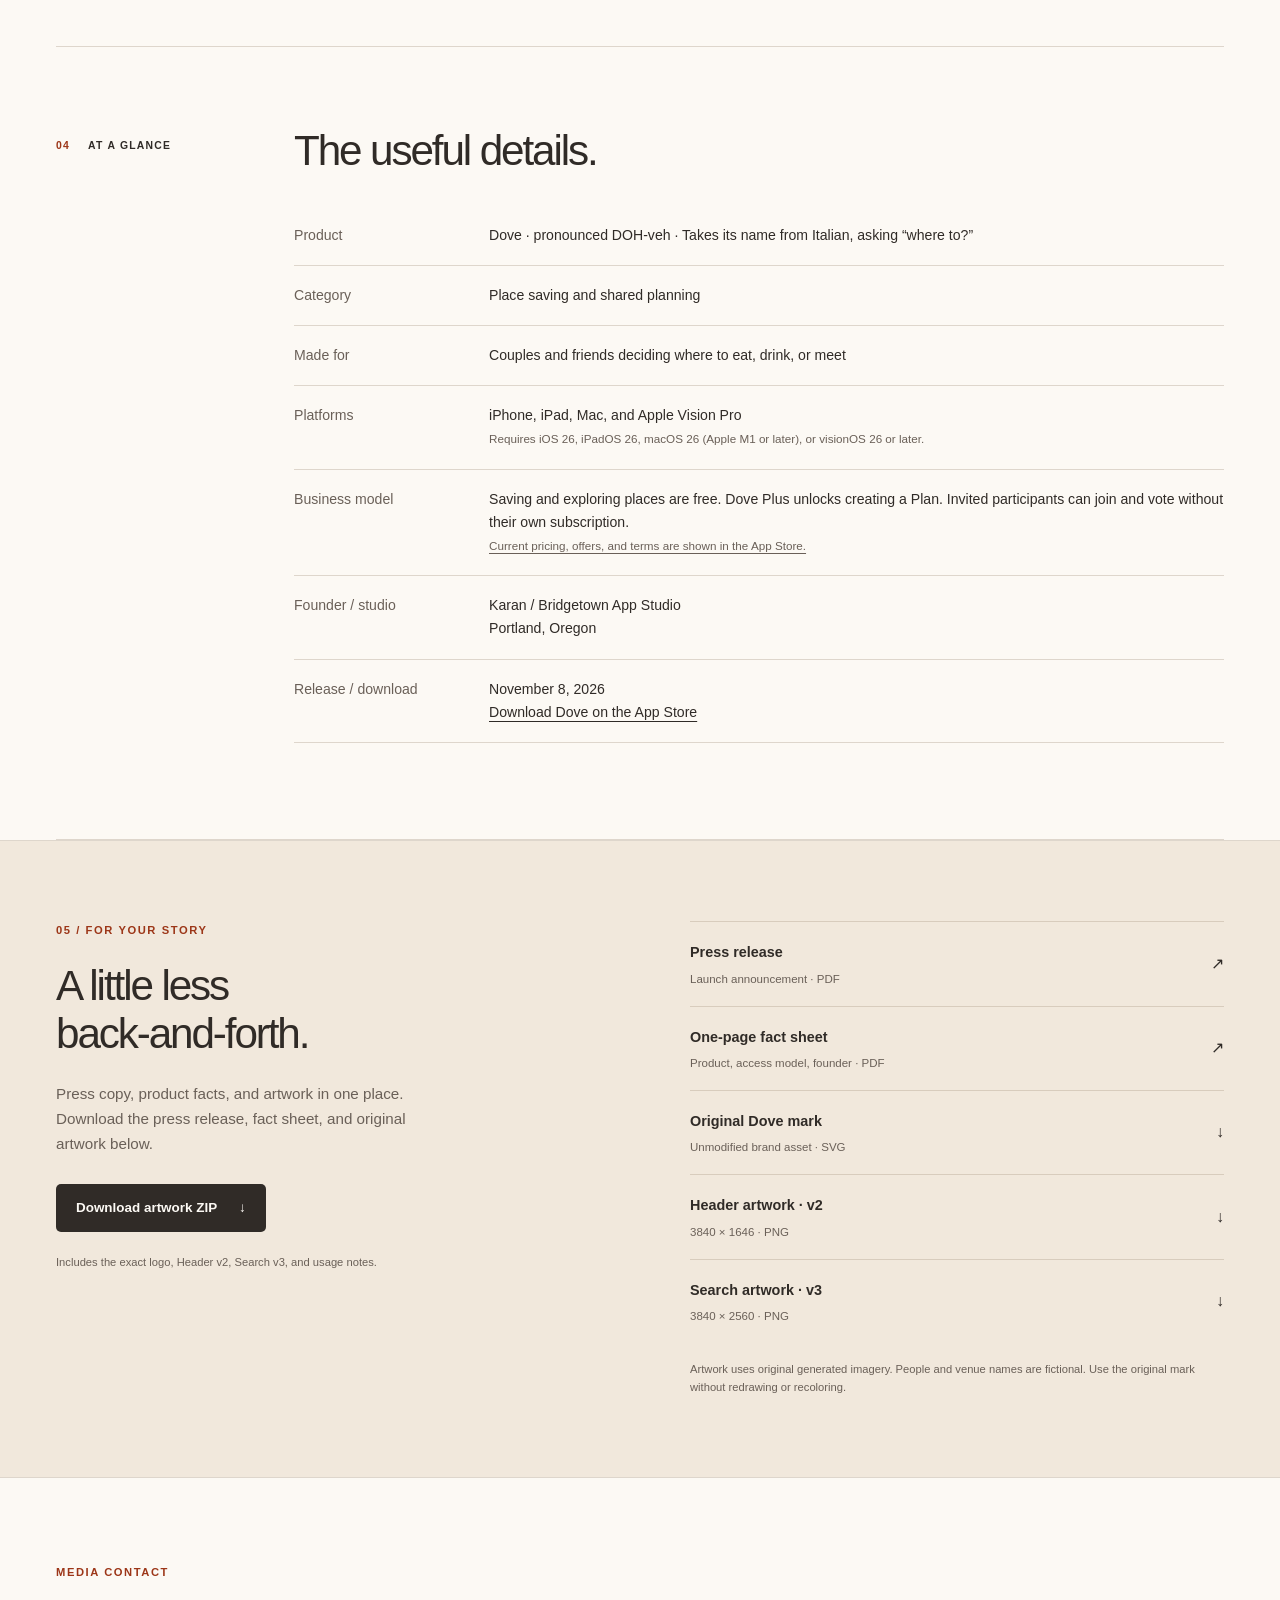
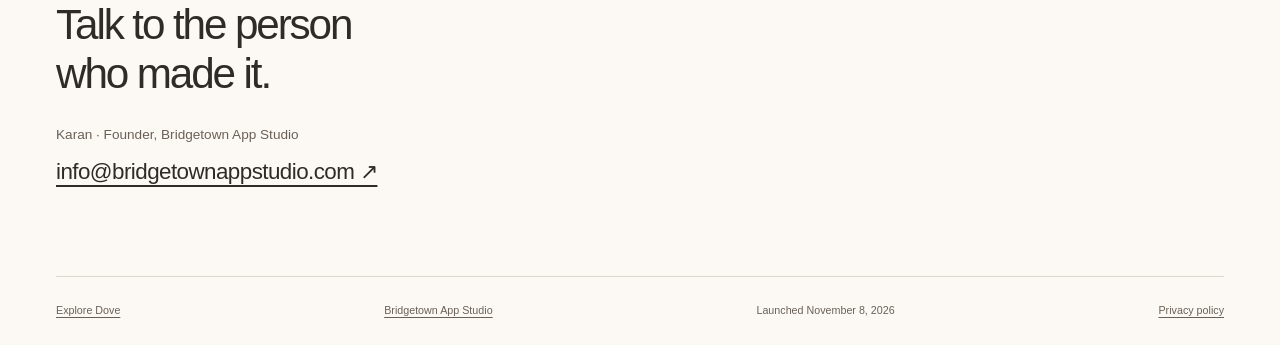
<file: dove/press/index.html>
<!doctype html>
<html lang="en">
<head>
  <meta charset="utf-8">
  <meta name="viewport" content="width=device-width,initial-scale=1">
  <meta name="description" content="Press materials for Dove, the place-saving and planning app from Bridgetown App Studio. Save places, make a shortlist, and choose together.">
  <title>Dove — Press room</title>
  <link rel="canonical" href="https://bridgetownappstudio.com/dove/press/">
  <meta property="og:title" content="Dove — Press room">
  <meta property="og:description" content="Good places. Decided together. Press materials for Dove from Bridgetown App Studio.">
  <meta property="og:type" content="website">
  <meta property="og:url" content="https://bridgetownappstudio.com/dove/press/">
  <meta property="og:image" content="https://bridgetownappstudio.com/dove/press/assets/Dove-Header-v2.png">
  <link rel="icon" href="assets/dove-mark.svg" type="image/svg+xml">
  <link rel="stylesheet" href="press.css">
</head>
<body>
<a class="skip" href="#main">Skip to content</a>
<header class="masthead wrap">
  <a class="brand" href="#main" aria-label="Dove press room"><img src="assets/dove-mark.svg" alt="" width="52" height="52"><span>Dove<span class="brand-small">PRESS ROOM</span></span></a>
  <nav aria-label="Page navigation"><a href="#story">The story</a><a href="#facts">Facts</a><a href="#media">Media kit <span aria-hidden="true">↗</span></a></nav>
</header>
<main id="main">
  <section class="hero wrap" aria-labelledby="hero-title">
    <div class="hero-copy"><p class="eyebrow">SAVE THE PLACE. MAKE THE PLAN.</p>
      <h1 id="hero-title">Good places.<br>Decided <em>together.</em></h1>
      <p class="lead">Dove helps couples and friends turn the places they want to try into somewhere to go.</p>
      <p class="hero-description">Save your ideas. Make a shortlist. Let everyone weigh in, then choose a place for dinner, a drink, or a catch-up.</p>
      <div class="actions"><a class="button primary" href="downloads/Dove-Press-Release.pdf">Read the press release <span aria-hidden="true">↗</span></a><a class="text-link" href="#media">Browse media files</a></div>
      <p class="platform-line">Available for iPhone, iPad, Mac, and Apple Vision Pro.</p>
      <p class="pronunciation">Dove <span aria-hidden="true">/</span> <span>DOH-veh</span> <span aria-hidden="true">/</span> Takes its name from Italian, asking “where to?”</p>
    </div>
    <figure class="hero-art"><div class="photo-frame"><img src="assets/generated-couple.png" alt="Illustrative generated image of a couple dining in a fictional restaurant." width="1024" height="1536" fetchpriority="high"></div><figcaption>For the next “where should we go?”<span>Original generated imagery. Fictional people and setting.</span></figcaption></figure>
  </section>
  <section class="availability wrap" aria-label="Availability"><div><span class="eyebrow">AVAILABILITY</span><h2>Ready for the next outing.</h2><p>Dove launched on November 8, 2026. Download it on the App Store for iPhone, iPad, Mac, and Apple Vision Pro.</p></div><dl><div><dt>Launch date</dt><dd>November 8, 2026</dd></div><div><dt>App Store URL</dt><dd><a href="https://apps.apple.com/us/app/dove-where-to/id6783623516">Download Dove <span aria-hidden="true">↗</span></a></dd></div></dl></section>
  <section id="story" class="story wrap section" aria-labelledby="story-title">
    <div class="section-label"><span>01</span><p>THE IDEA</p></div><div><h2 id="story-title">Finding a place is one thing.<br>Choosing it is another.</h2><div class="story-columns"><p>A promising restaurant. A bar someone recommended. A spot you keep meaning to try. The ideas accumulate, but when it’s time to meet, the same question comes back.</p><p>Dove connects saving a place with making a decision. Keep the ideas in collections, bring a few into a shared Plan, and give the people you’re going with a way to weigh in.</p></div></div>
  </section>
  <section class="journey wrap section" aria-labelledby="journey-title">
    <div class="section-label"><span>02</span><p>FROM IDEA TO OUTING</p></div><div><h2 id="journey-title">Keep it. Shortlist it.<br>Pick one together.</h2>
      <ol class="steps"><li><span class="step-num">01</span><h3>Keep the places</h3><p>Save places and organize them in collections, ready for the next occasion.</p></li><li><span class="step-num">02</span><h3>Make the Plan</h3><p>Bring a shortlist together and invite the people you’re meeting.</p></li><li><span class="step-num">03</span><h3>Choose and go</h3><p>Participants vote Yes, Maybe, or No. The organizer reviews responses and chooses the final place.</p></li></ol>
      <p class="access-note">Creating a Plan requires Dove Plus. Invited participants can join and vote without their own subscription. <a href="https://apps.apple.com/us/app/dove-where-to/id6783623516">See current pricing and subscription terms on the App Store.</a></p>
    </div>
  </section>
  <figure class="artwork wrap"><img src="assets/Dove-Search-v3.png" alt="Dove creative: Pick a place. Together. A sample voting screen shows Yes for fictional Olive & Ember and Maybe for fictional Juniper Table, with a ravioli-and-wine thumbnail. Three fictional friends dine in the lower-right circle." width="3840" height="2560" loading="lazy"><figcaption><span>Dove Search artwork · v3</span><span>Illustrative UI composition with generated imagery, three friends dining, and fictional venue data; not an untouched submitted-build screenshot.</span></figcaption></figure>
  <section class="founder wrap section" aria-labelledby="founder-title"><div class="section-label"><span>03</span><p>THE MAKER</p></div><div><p class="eyebrow">INDEPENDENTLY MADE IN PORTLAND</p><h2 id="founder-title">A small studio.<br>A familiar question.</h2><p class="founder-text">Dove is made by Karan at Bridgetown App Studio, an independent app studio in Portland, Oregon. Its focus is simple: help a saved place become a plan you can make together.</p><a class="text-link" href="mailto:info@bridgetownappstudio.com">Contact Karan <span aria-hidden="true">↗</span></a></div></section>
  <section id="facts" class="facts wrap section" aria-labelledby="facts-title"><div class="section-label"><span>04</span><p>AT A GLANCE</p></div><div><h2 id="facts-title">The useful details.</h2><dl class="fact-list"><div><dt>Product</dt><dd>Dove · pronounced DOH-veh · Takes its name from Italian, asking “where to?”</dd></div><div><dt>Category</dt><dd>Place saving and shared planning</dd></div><div><dt>Made for</dt><dd>Couples and friends deciding where to eat, drink, or meet</dd></div><div><dt>Platforms</dt><dd>iPhone, iPad, Mac, and Apple Vision Pro<br><small>Requires iOS 26, iPadOS 26, macOS 26 (Apple M1 or later), or visionOS 26 or later.</small></dd></div><div><dt>Business model</dt><dd>Saving and exploring places are free. Dove Plus unlocks creating a Plan. Invited participants can join and vote without their own subscription.<br><small><a href="https://apps.apple.com/us/app/dove-where-to/id6783623516">Current pricing, offers, and terms are shown in the App Store.</a></small></dd></div><div><dt>Founder / studio</dt><dd>Karan / Bridgetown App Studio<br>Portland, Oregon</dd></div><div><dt>Release / download</dt><dd>November 8, 2026<br><a href="https://apps.apple.com/us/app/dove-where-to/id6783623516">Download Dove on the App Store</a></dd></div></dl></div></section>
  <section id="media" class="media section" aria-labelledby="media-title"><div class="wrap media-inner"><div class="media-intro"><p class="eyebrow">05 / FOR YOUR STORY</p><h2 id="media-title">A little less<br>back-and-forth.</h2><p>Press copy, product facts, and artwork in one place. Download the press release, fact sheet, and original artwork below.</p><a class="button primary" href="downloads/Dove-Media-Assets-v3.zip" download>Download artwork ZIP <span aria-hidden="true">↓</span></a><p class="media-note">Includes the exact logo, Header v2, Search v3, and usage notes.</p></div><div class="download-list">
    <a href="downloads/Dove-Press-Release.pdf"><span><strong>Press release</strong><small>Launch announcement · PDF</small></span><span aria-hidden="true">↗</span></a>
    <a href="downloads/Dove-Fact-Sheet.pdf"><span><strong>One-page fact sheet</strong><small>Product, access model, founder · PDF</small></span><span aria-hidden="true">↗</span></a>
    <a href="assets/dove-mark.svg" download><span><strong>Original Dove mark</strong><small>Unmodified brand asset · SVG</small></span><span aria-hidden="true">↓</span></a>
    <a href="assets/Dove-Header-v2.png" download><span><strong>Header artwork · v2</strong><small>3840 × 1646 · PNG</small></span><span aria-hidden="true">↓</span></a>
    <a href="assets/Dove-Search-v3.png" download><span><strong>Search artwork · v3</strong><small>3840 × 2560 · PNG</small></span><span aria-hidden="true">↓</span></a>
    <p class="media-note">Artwork uses original generated imagery. People and venue names are fictional. Use the original mark without redrawing or recoloring. </p>
  </div></div></section>
  <section class="contact wrap" aria-labelledby="contact-title"><p class="eyebrow">MEDIA CONTACT</p><h2 id="contact-title">Talk to the person<br>who made it.</h2><p>Karan · Founder, Bridgetown App Studio</p><a class="contact-email" href="mailto:info@bridgetownappstudio.com">info@bridgetownappstudio.com <span aria-hidden="true">↗</span></a></section>
</main>
<footer class="wrap"><a href="/dove/">Explore Dove</a><a href="/">Bridgetown App Studio</a><span>Launched November 8, 2026</span><a href="/dove/privacy/">Privacy policy</a></footer>
</body>
</html>
</file>
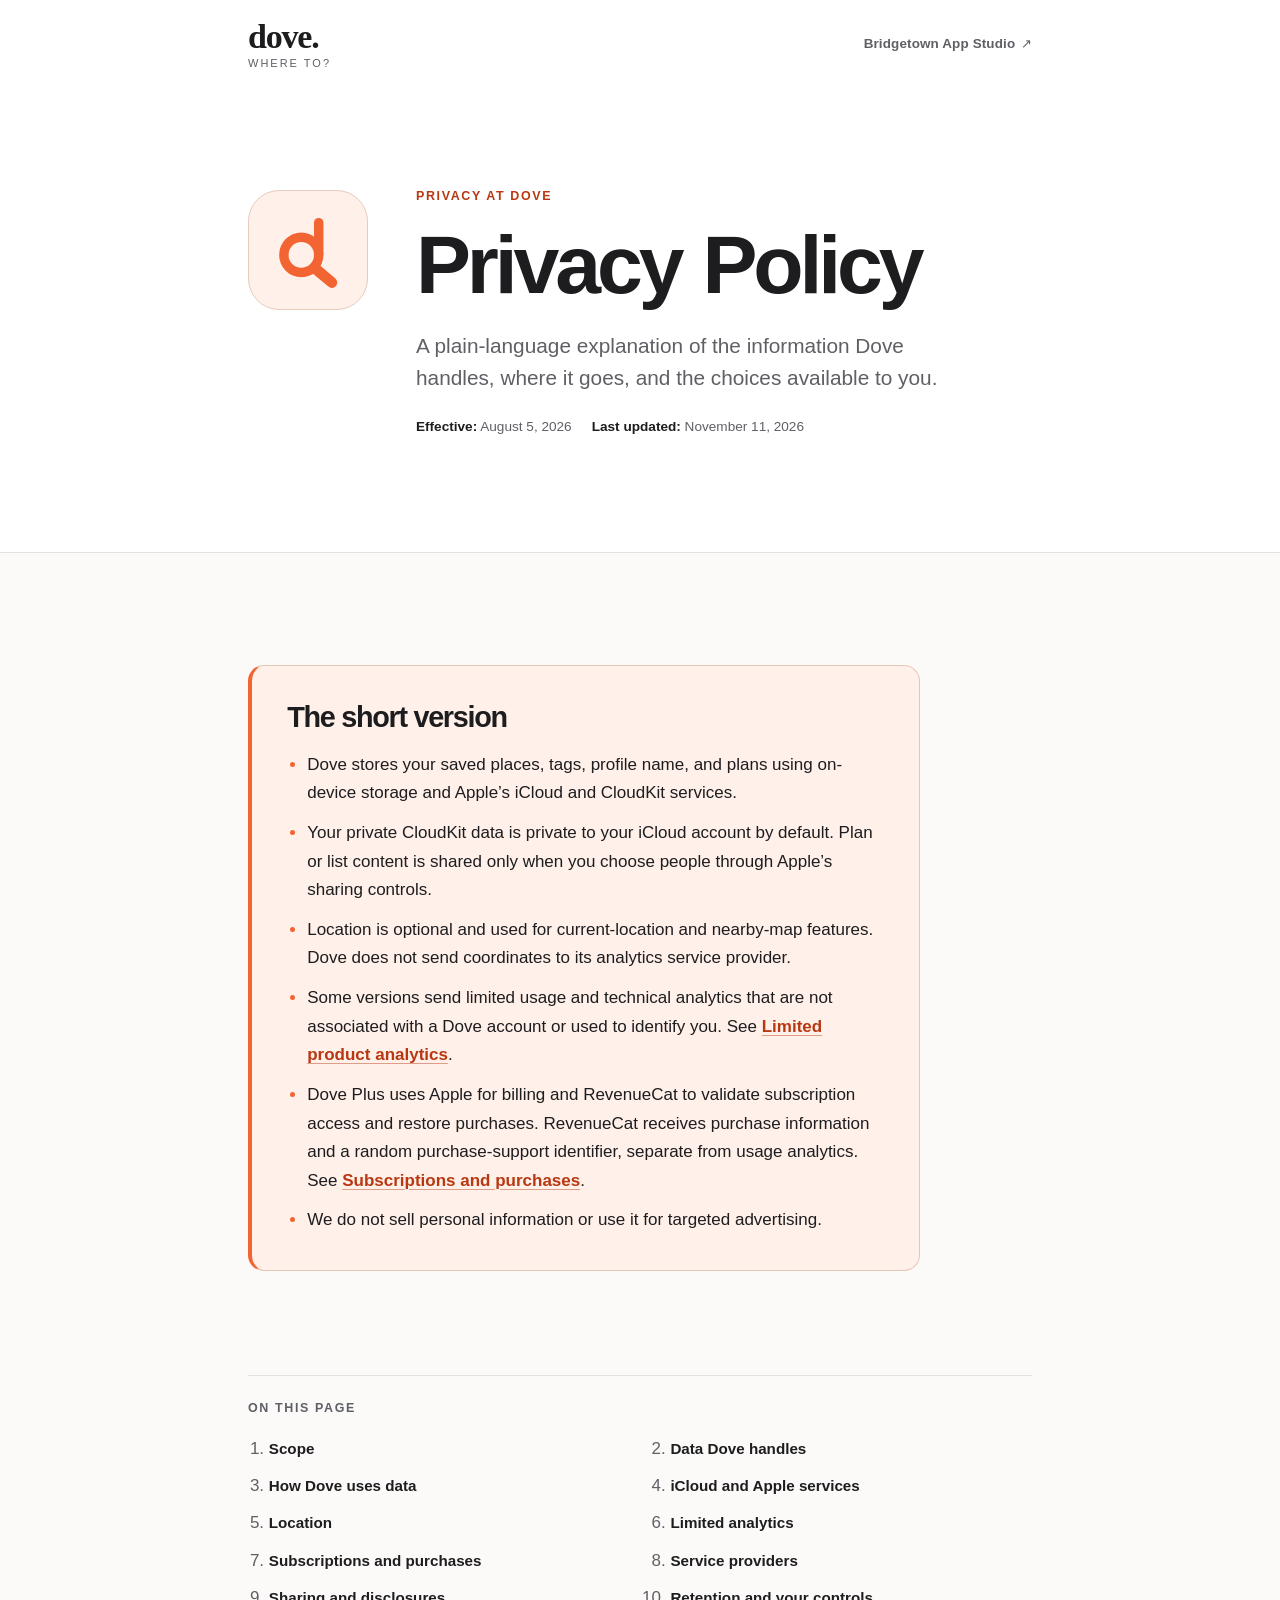
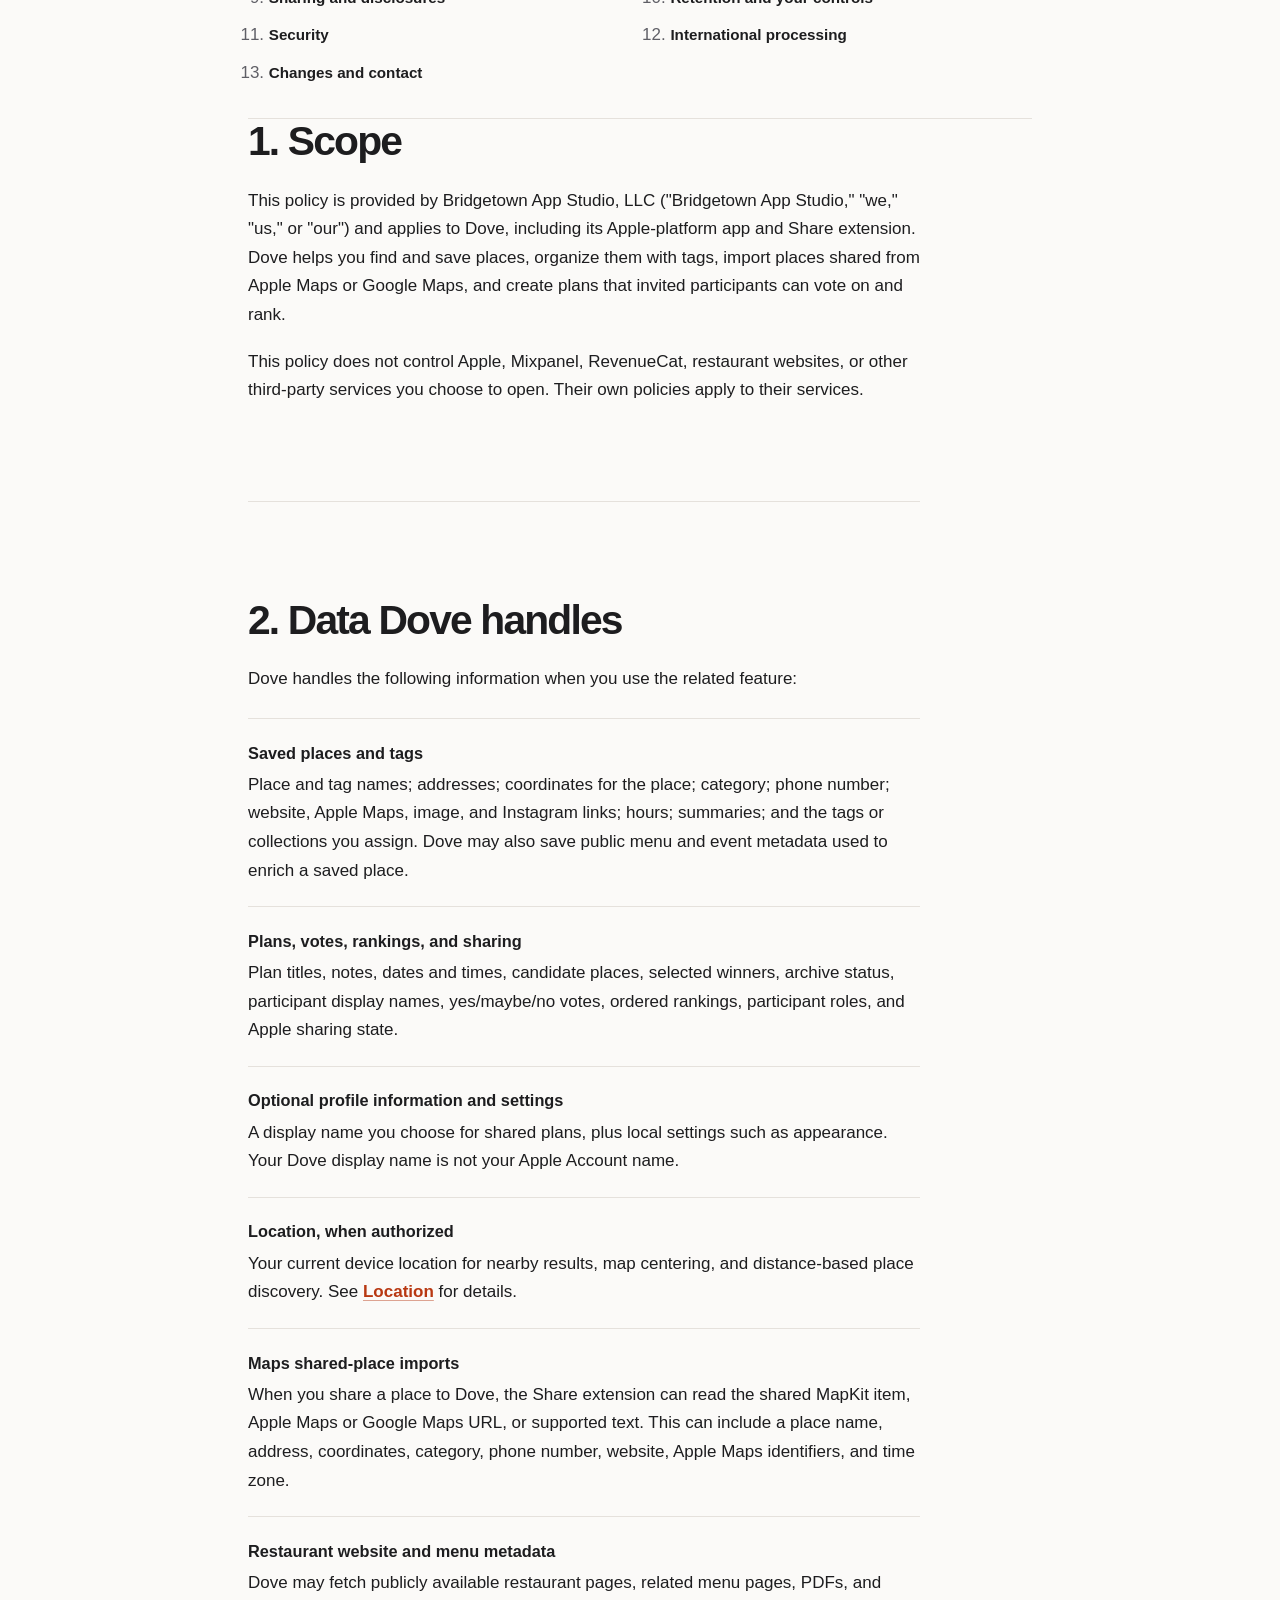
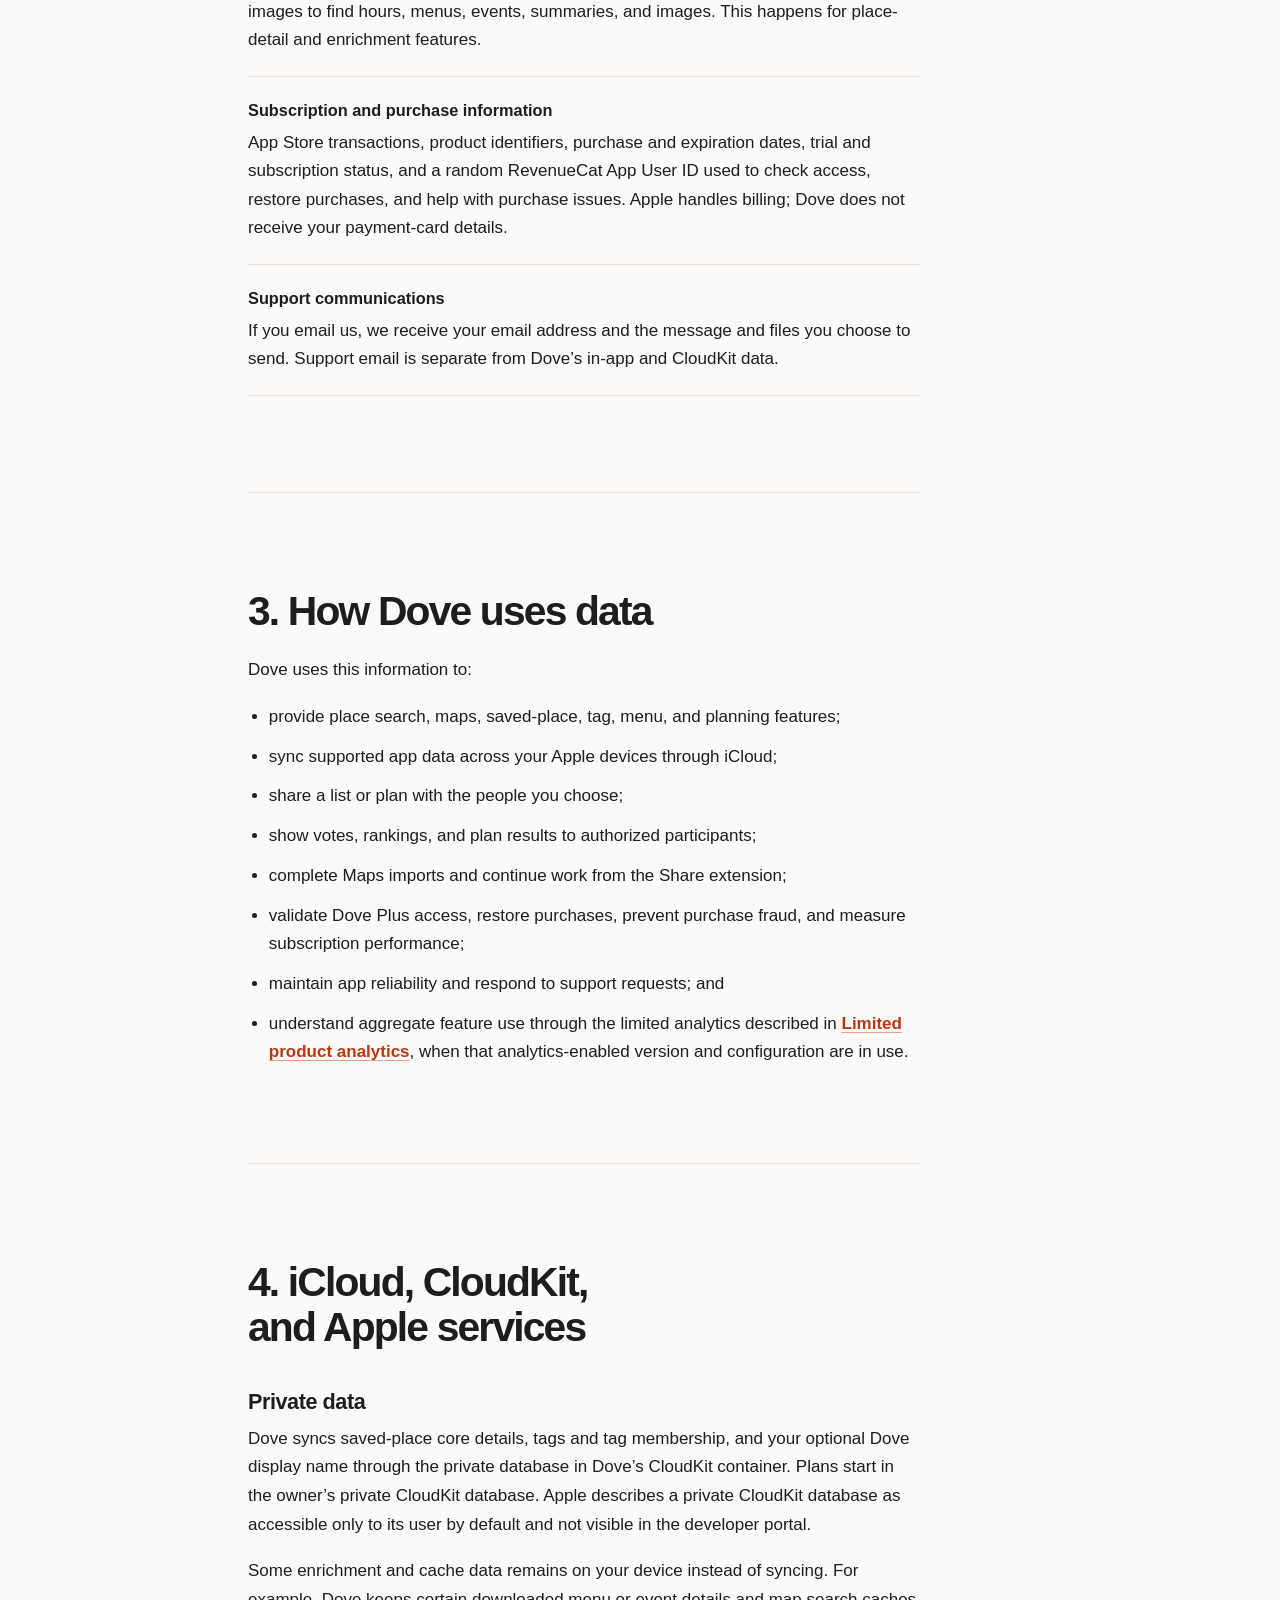
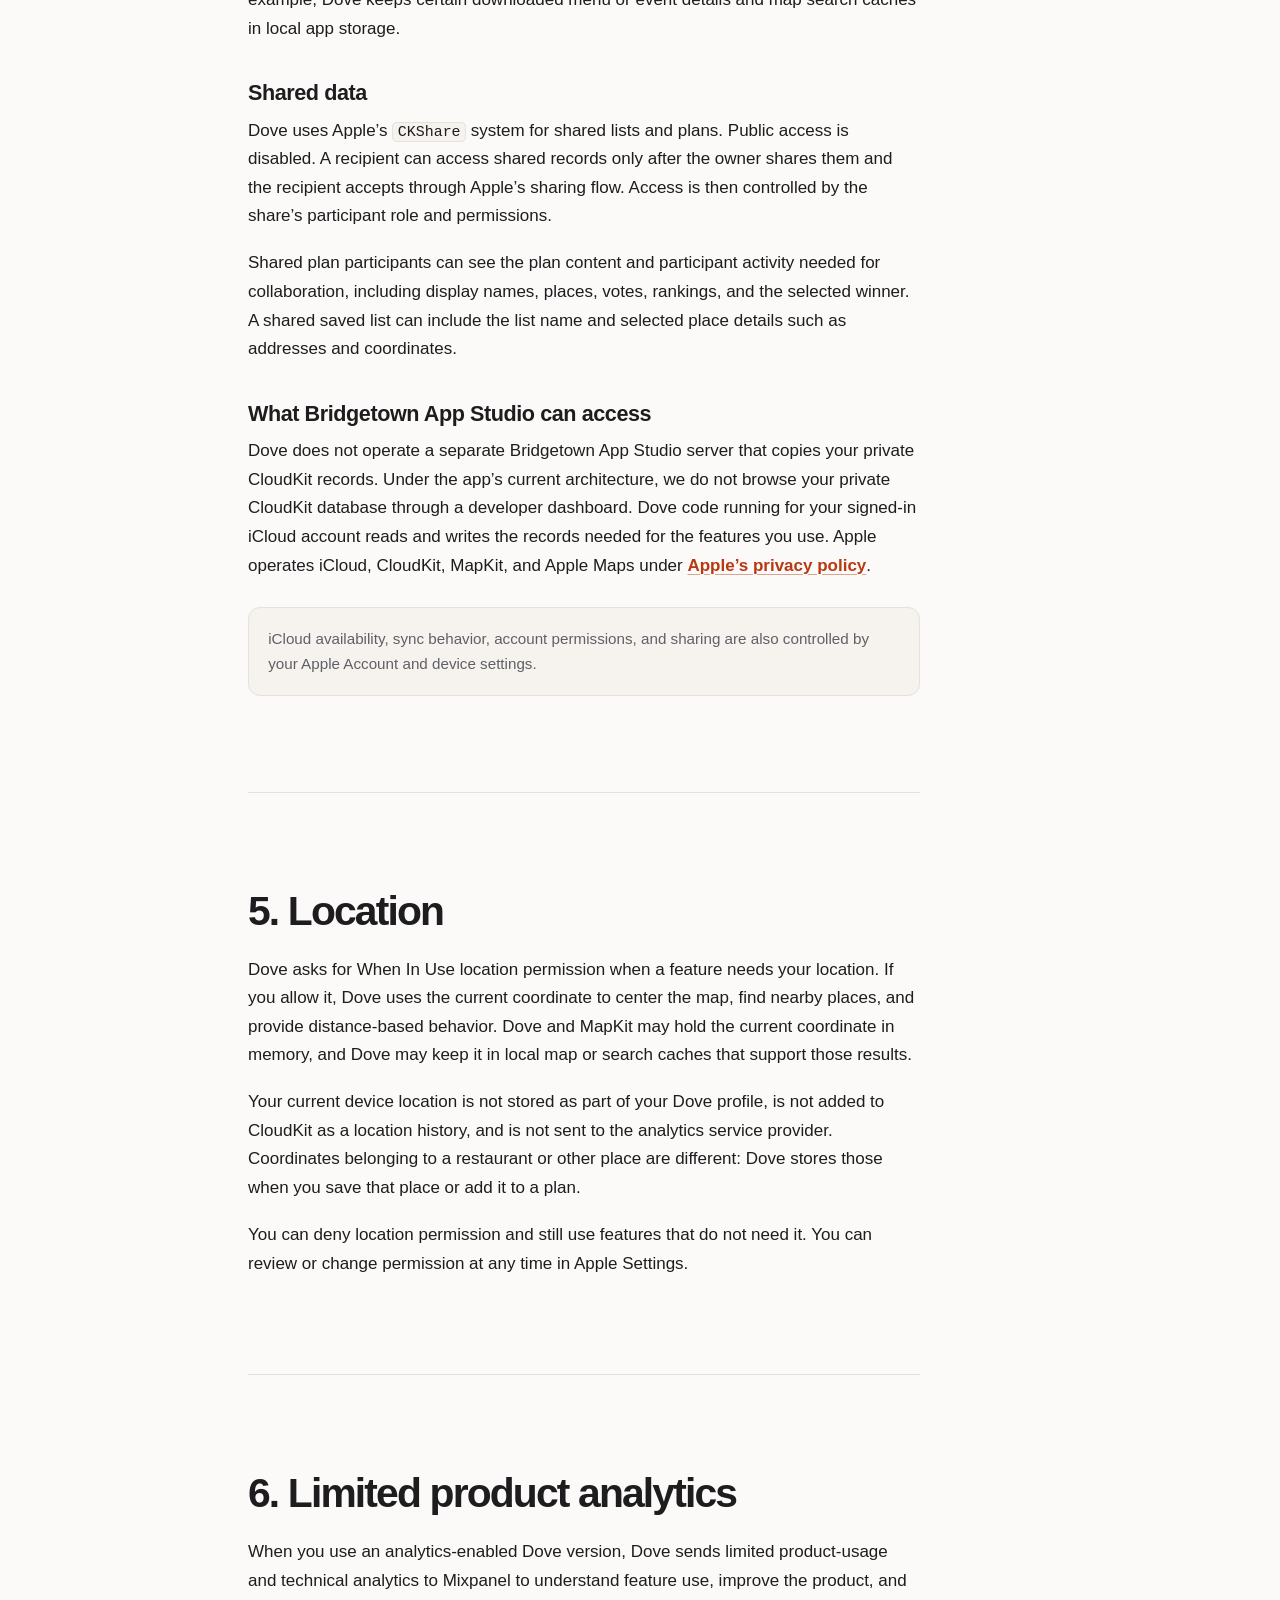
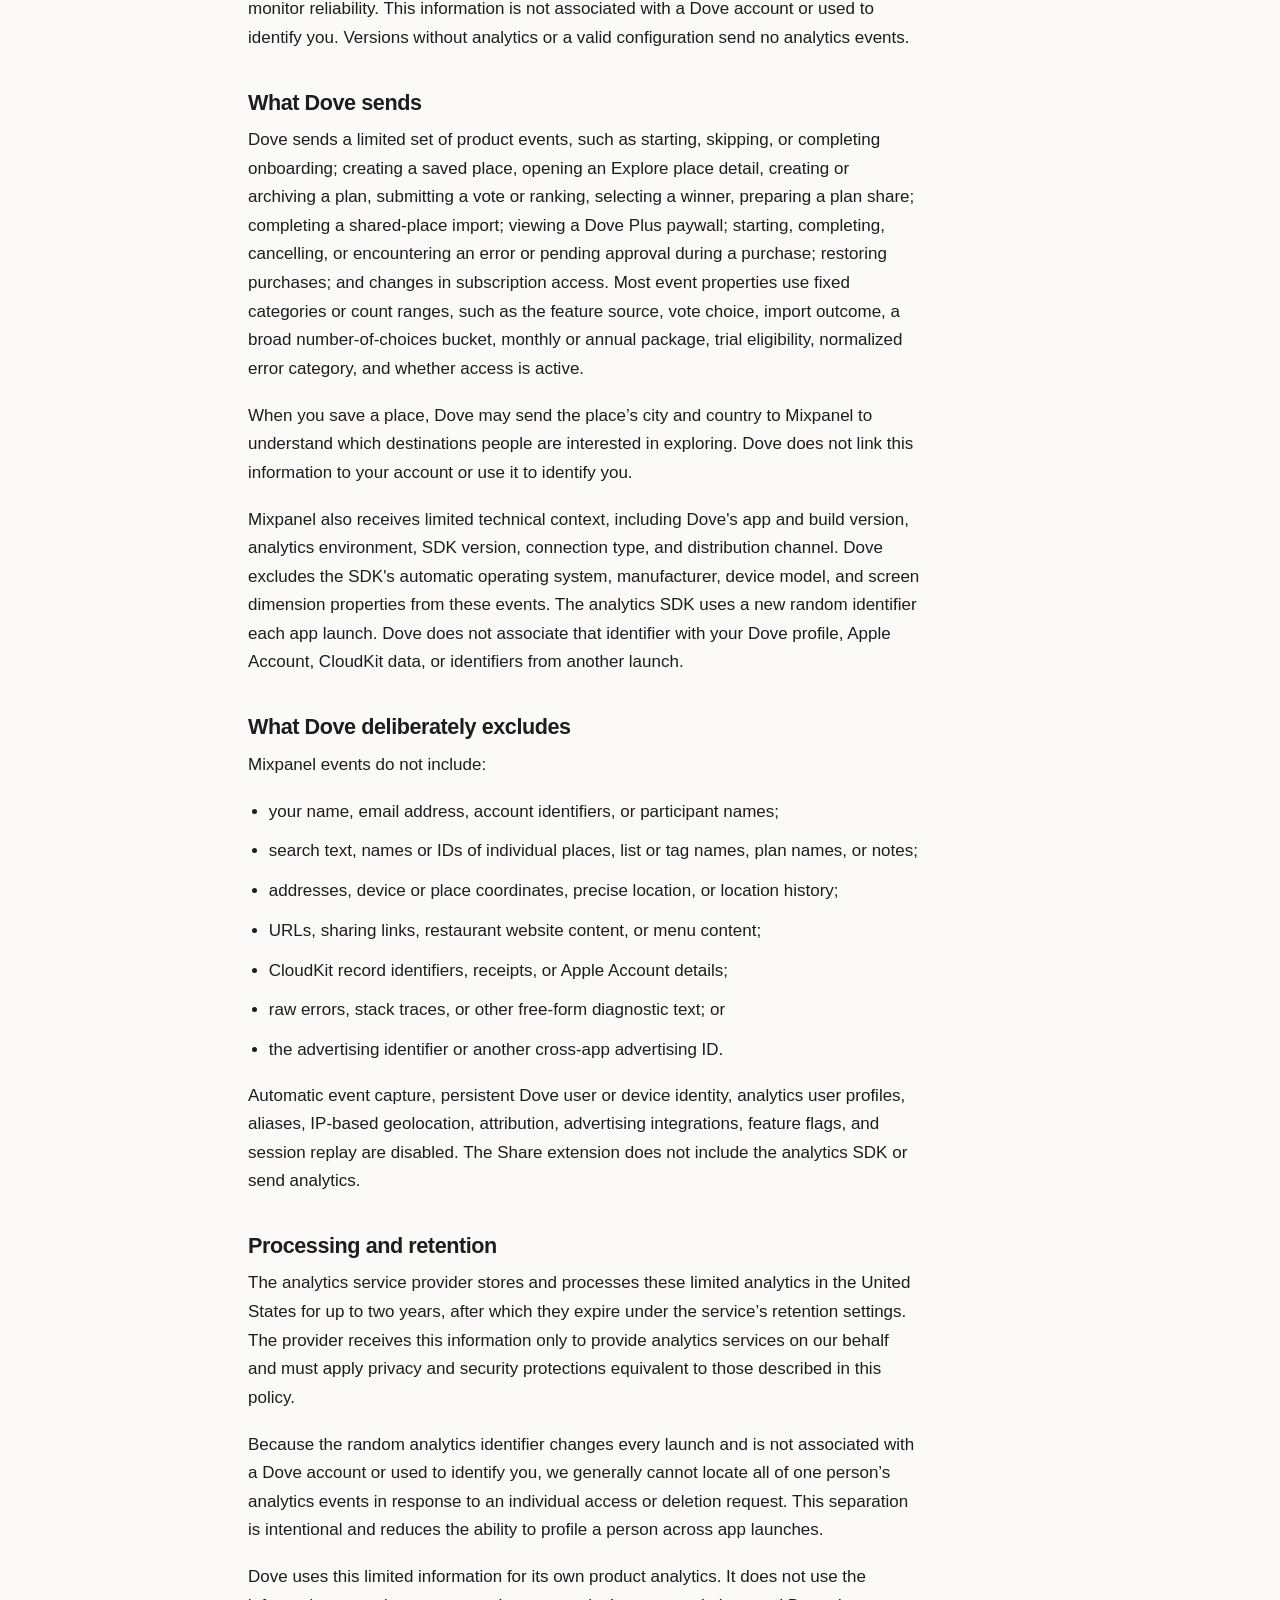
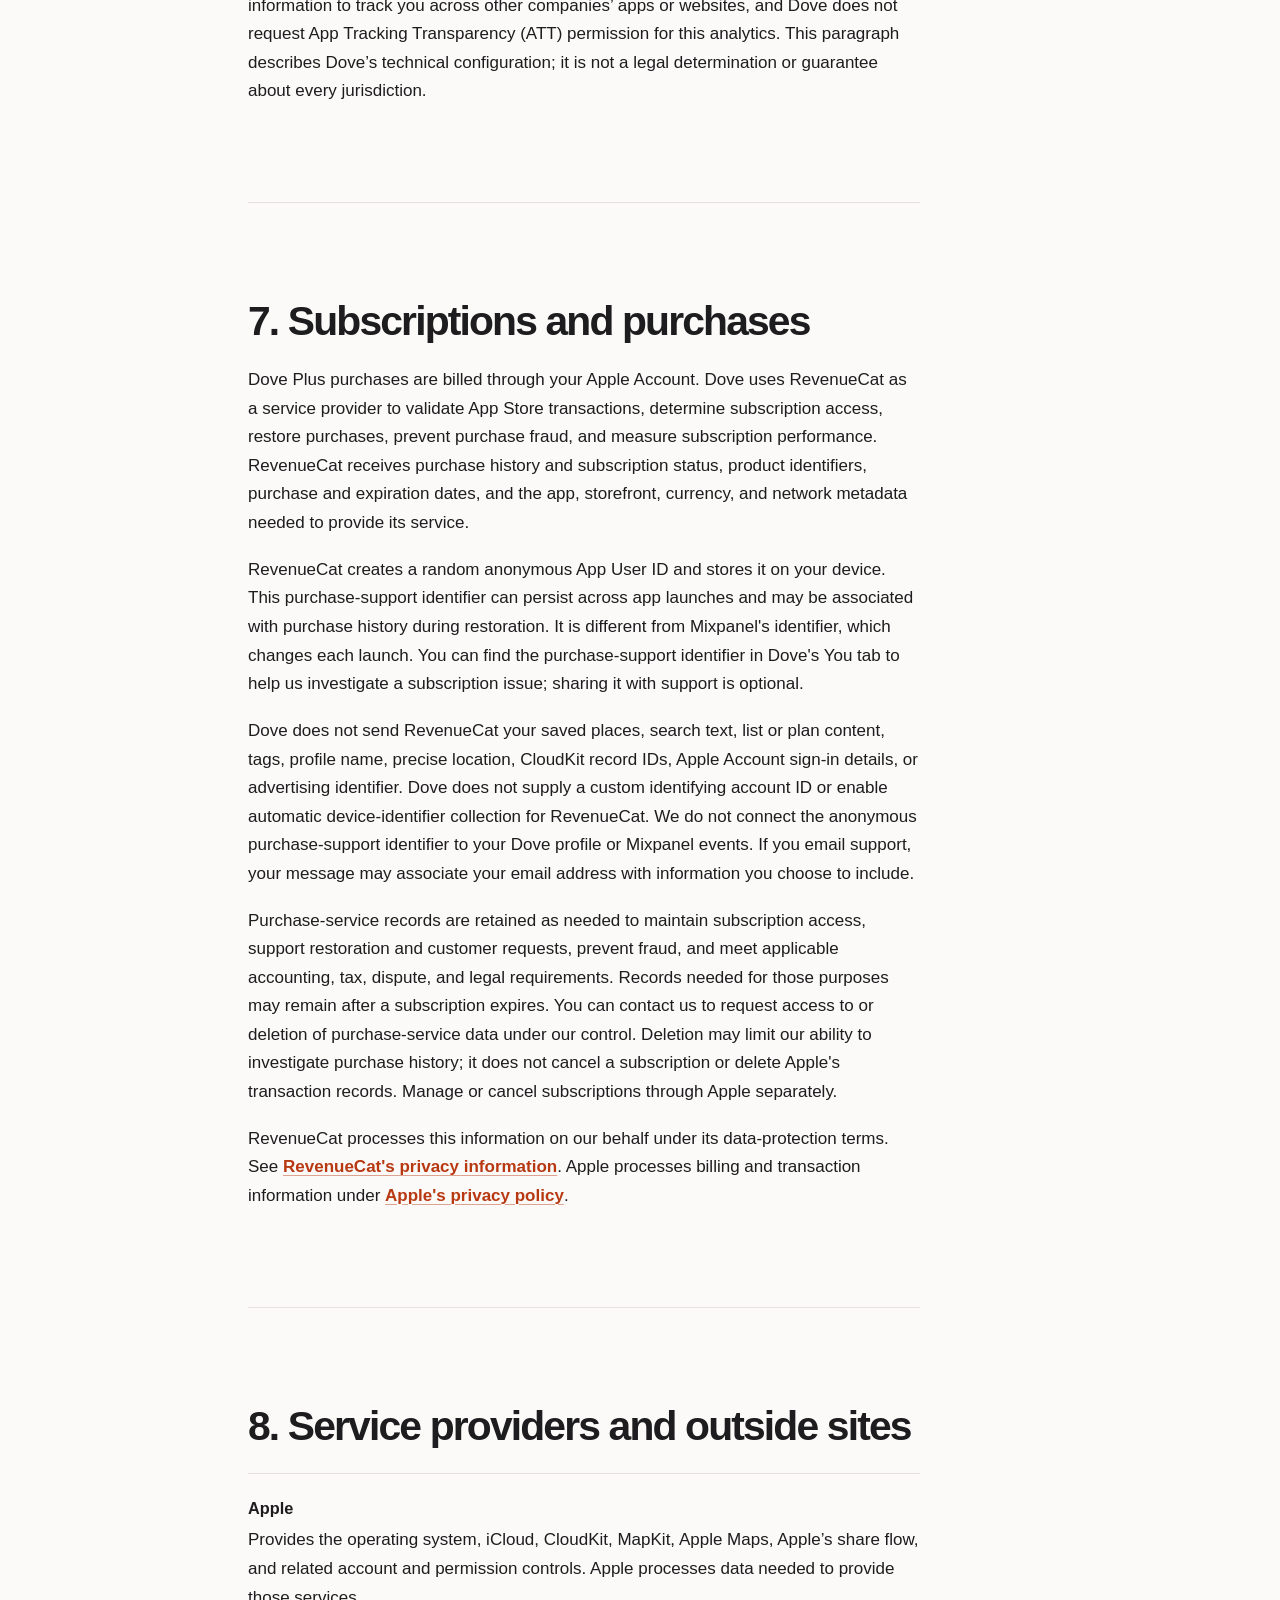
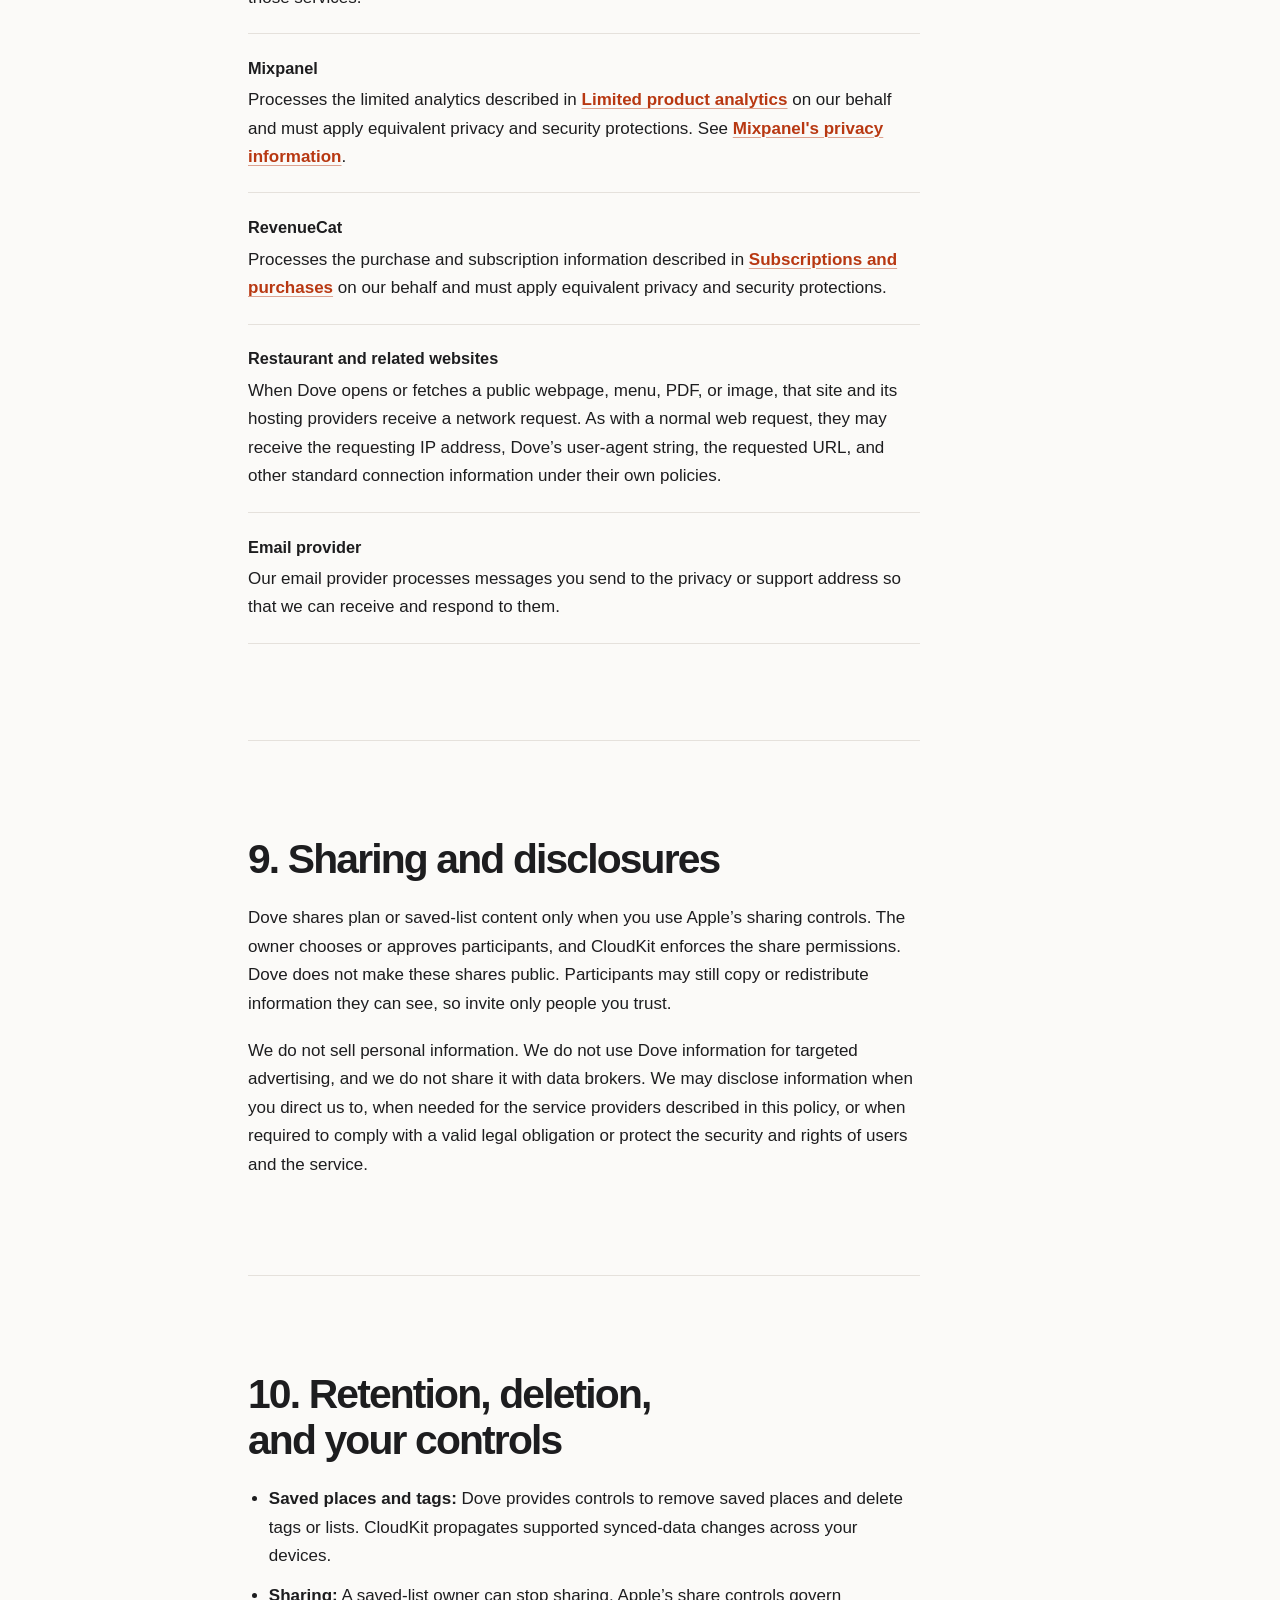
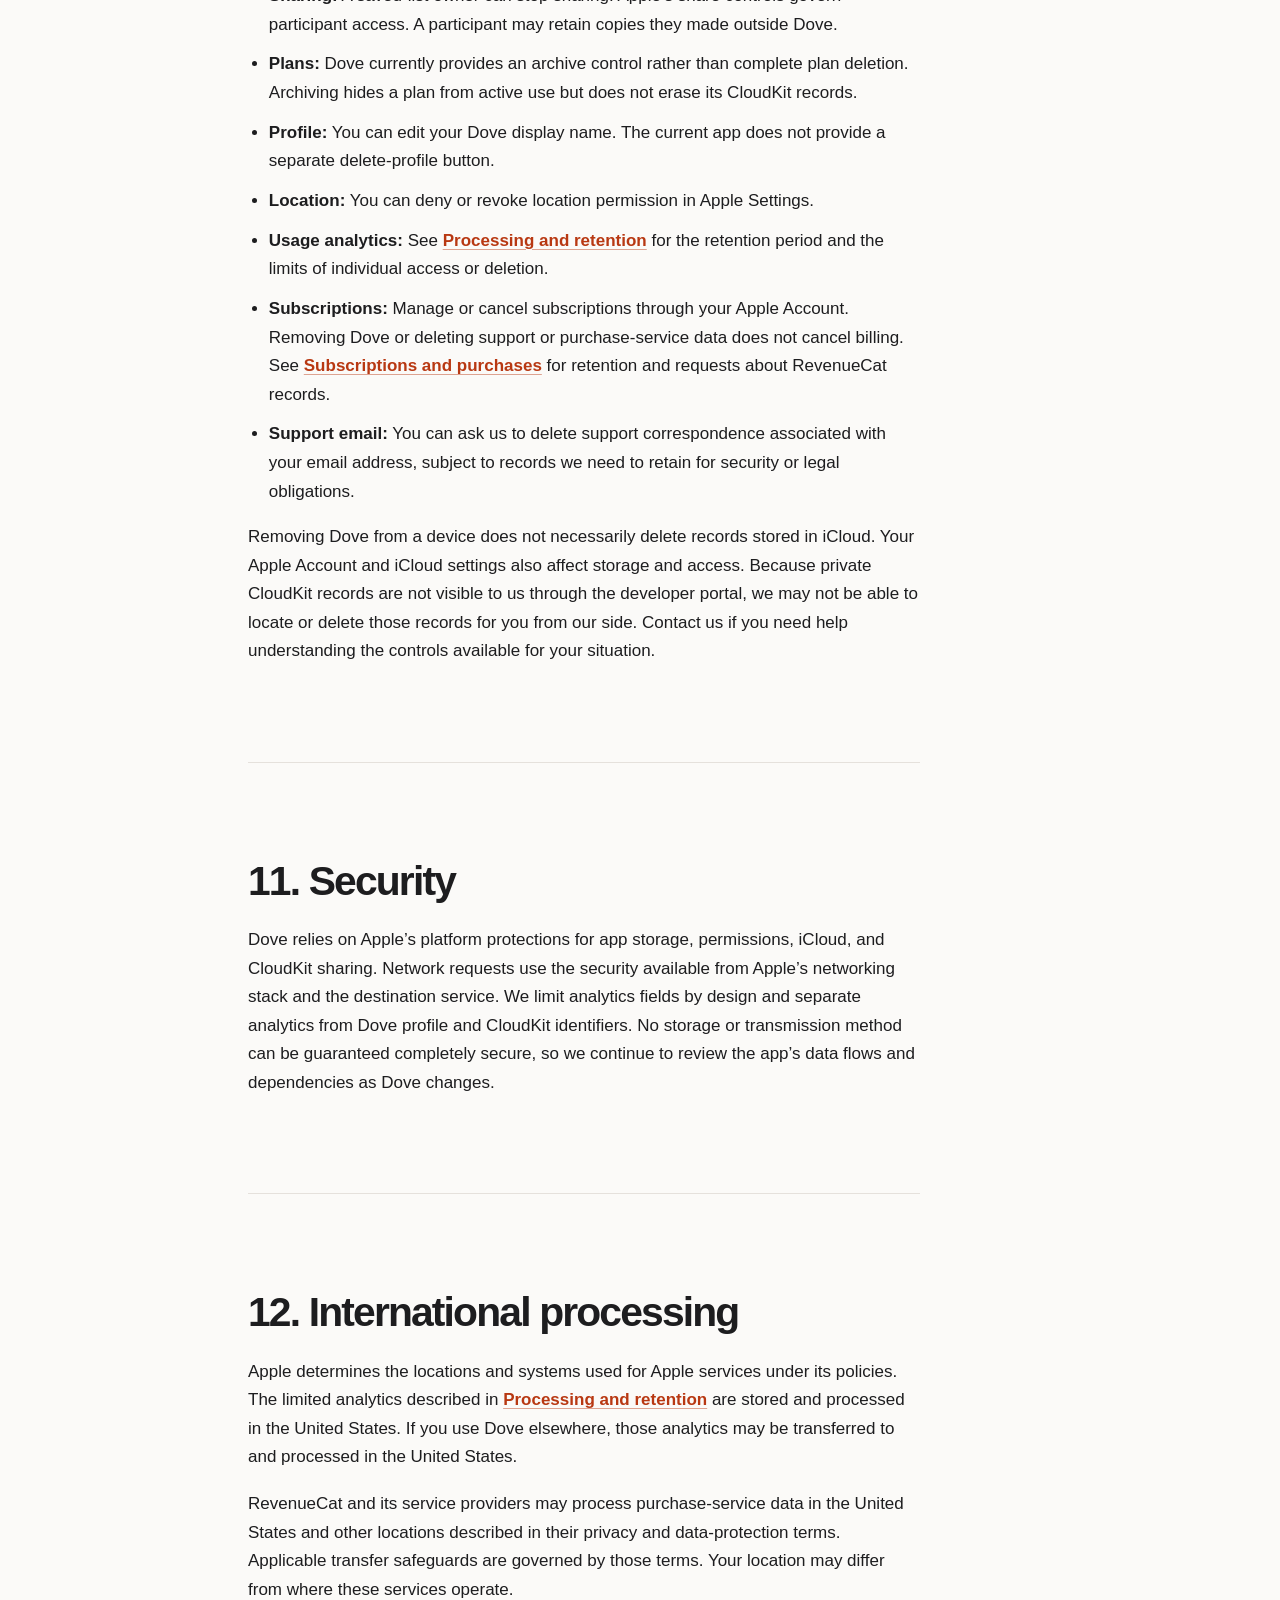
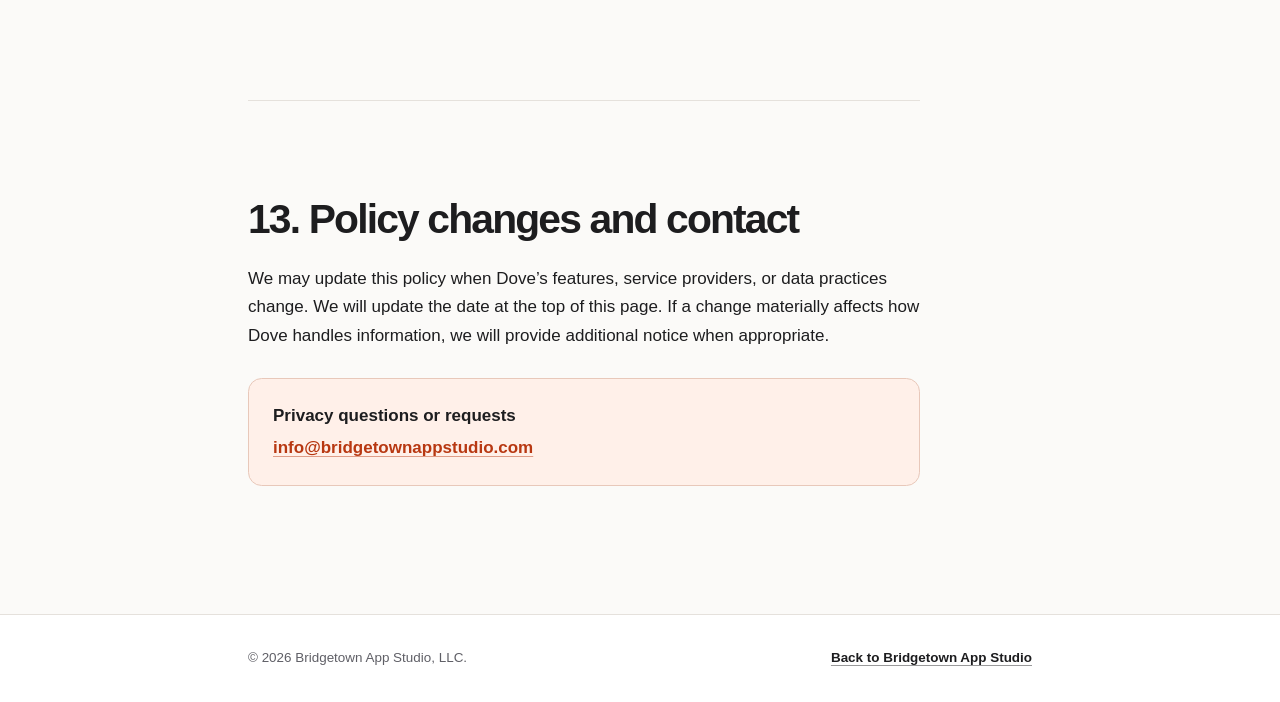
<file: dove/privacy/index.html>
<!DOCTYPE html>
<html lang="en">
<head>
  <meta charset="UTF-8">
  <meta name="viewport" content="width=device-width, initial-scale=1.0">
  <meta
    name="description"
    content="Privacy Policy for Dove, the place-saving and planning app from Bridgetown App Studio."
  >
  <link rel="canonical" href="https://bridgetownappstudio.com/dove/privacy/">
  <link rel="icon" href="/dove/assets/dove-mark.svg" type="image/svg+xml">
  <title>Dove Privacy Policy | Bridgetown App Studio</title>
  <style>
    :root {
      color-scheme: light dark;
      --green-950: #01351a;
      --green-900: #014421;
      --green-800: #07592c;
      --green-700: #146c38;
      --green-100: #dbece0;
      --green-50: #edf8f0;
      --ink: #223027;
      --ink-muted: #536158;
      --surface: #ffffff;
      --background: #f7fdf8;
      --border: #c9ddcf;
      --focus: #ffd56a;
      --shadow: 0 18px 50px rgba(1, 68, 33, 0.08);
    }

    * {
      box-sizing: border-box;
    }

    html {
      scroll-behavior: smooth;
    }

    body {
      margin: 0;
      background: var(--background);
      color: var(--ink);
      font-family: -apple-system, BlinkMacSystemFont, "Segoe UI", Roboto, Oxygen,
        Ubuntu, Cantarell, "Open Sans", "Helvetica Neue", sans-serif;
      font-size: 1rem;
      line-height: 1.68;
    }

    a {
      color: var(--green-700);
      font-weight: 600;
      text-decoration-thickness: 1px;
      text-underline-offset: 0.18em;
    }

    a:hover {
      color: var(--green-900);
      text-decoration-thickness: 2px;
    }

    a:focus-visible,
    summary:focus-visible {
      outline: 3px solid var(--focus);
      outline-offset: 3px;
      border-radius: 3px;
    }

    .skip-link {
      position: fixed;
      z-index: 10;
      top: 0.75rem;
      left: 0.75rem;
      padding: 0.65rem 0.9rem;
      border-radius: 0.4rem;
      background: var(--surface);
      color: var(--green-900);
      transform: translateY(-180%);
      transition: transform 120ms ease;
    }

    .skip-link:focus {
      transform: translateY(0);
    }

    .site-header {
      background:
        radial-gradient(circle at 80% 10%, rgba(160, 225, 180, 0.2), transparent 30%),
        linear-gradient(145deg, var(--green-950), var(--green-800));
      color: #ffffff;
    }

    .header-inner,
    .page,
    .footer-inner {
      width: min(100% - 2rem, 800px);
      margin-inline: auto;
    }

    .header-inner {
      padding: 1.25rem 0 3.4rem;
    }

    .brand {
      display: inline-flex;
      align-items: center;
      gap: 0.65rem;
      color: #ffffff;
      font-size: 0.94rem;
      font-weight: 700;
      letter-spacing: 0.01em;
      text-decoration: none;
    }

    .brand-mark {
      display: grid;
      width: 2rem;
      height: 2rem;
      place-items: center;
      border: 1px solid rgba(255, 255, 255, 0.4);
      border-radius: 50%;
      background: rgba(255, 255, 255, 0.1);
      font-size: 1.05rem;
    }

    .eyebrow {
      display: inline-flex;
      margin: 3.1rem 0 0.8rem;
      padding: 0.24rem 0.62rem;
      border: 1px solid rgba(255, 255, 255, 0.42);
      border-radius: 999px;
      font-size: 0.77rem;
      font-weight: 750;
      letter-spacing: 0.12em;
      text-transform: uppercase;
    }

    h1,
    h2,
    h3 {
      line-height: 1.2;
      text-wrap: balance;
    }

    h1 {
      max-width: 14ch;
      margin: 0;
      font-size: clamp(2.35rem, 7vw, 4.15rem);
      letter-spacing: -0.045em;
    }

    .lede {
      max-width: 62ch;
      margin: 1rem 0 0;
      color: #dff3e5;
      font-size: clamp(1.04rem, 2.8vw, 1.22rem);
    }

    .dates {
      display: flex;
      flex-wrap: wrap;
      gap: 0.4rem 1.35rem;
      margin: 1.3rem 0 0;
      color: #c9e7d2;
      font-size: 0.9rem;
    }

    .page {
      position: relative;
      margin-top: -1.7rem;
      margin-bottom: 4rem;
      padding: clamp(1.25rem, 4vw, 2.5rem);
      border: 1px solid var(--border);
      border-radius: 1rem;
      background: var(--surface);
      box-shadow: var(--shadow);
    }

    .summary {
      padding: 1.2rem 1.3rem;
      border-left: 5px solid var(--green-700);
      border-radius: 0.45rem;
      background: var(--green-50);
    }

    .summary h2 {
      margin-top: 0;
    }

    .summary ul {
      margin-bottom: 0;
    }

    .contents {
      margin: 2.2rem 0;
      padding: 1.15rem 1.3rem;
      border: 1px solid var(--border);
      border-radius: 0.6rem;
      background: color-mix(in srgb, var(--surface) 86%, var(--green-50));
    }

    .contents h2 {
      margin: 0 0 0.55rem;
      font-size: 1.08rem;
    }

    .contents ol {
      columns: 2;
      gap: 2rem;
      margin: 0;
      padding-left: 1.3rem;
    }

    .contents li {
      break-inside: avoid;
      margin: 0.24rem 0;
    }

    section[id] {
      scroll-margin-top: 1rem;
    }

    section + section {
      margin-top: 2.8rem;
      padding-top: 2.5rem;
      border-top: 1px solid var(--border);
    }

    h2 {
      margin: 0 0 0.85rem;
      color: var(--green-900);
      font-size: clamp(1.45rem, 4vw, 1.9rem);
      letter-spacing: -0.025em;
    }

    h3 {
      margin: 1.7rem 0 0.45rem;
      color: var(--ink);
      font-size: 1.08rem;
    }

    p,
    ul {
      max-width: 68ch;
    }

    li + li {
      margin-top: 0.55rem;
    }

    .data-list,
    .service-list {
      display: grid;
      gap: 0.85rem;
      margin: 1.15rem 0 0;
      padding: 0;
      list-style: none;
    }

    .data-list li,
    .service-list li {
      max-width: none;
      margin: 0;
      padding: 1rem 1.05rem;
      border: 1px solid var(--border);
      border-radius: 0.55rem;
      background: color-mix(in srgb, var(--surface) 94%, var(--green-50));
    }

    .data-list strong,
    .service-list strong {
      display: block;
      margin-bottom: 0.15rem;
      color: var(--green-900);
    }

    .note {
      margin-top: 1.15rem;
      padding: 0.9rem 1rem;
      border-radius: 0.5rem;
      background: var(--green-50);
      color: var(--ink-muted);
      font-size: 0.95rem;
    }

    .plain-label {
      font-weight: 750;
    }

    code {
      padding: 0.08em 0.28em;
      border-radius: 0.25rem;
      background: var(--green-50);
      color: var(--green-900);
      font-family: ui-monospace, SFMono-Regular, Menlo, Monaco, Consolas, monospace;
      font-size: 0.9em;
    }

    .contact-card {
      display: flex;
      flex-wrap: wrap;
      align-items: center;
      justify-content: space-between;
      gap: 0.8rem 1.5rem;
      margin-top: 1rem;
      padding: 1.15rem 1.25rem;
      border-radius: 0.65rem;
      background: var(--green-900);
      color: #ffffff;
    }

    .contact-card p {
      margin: 0;
    }

    .contact-card a {
      color: #ffffff;
    }

    .site-footer {
      padding: 1.8rem 0 2.4rem;
      background: var(--green-100);
      color: var(--green-950);
      font-size: 0.9rem;
    }

    .footer-inner {
      display: flex;
      flex-wrap: wrap;
      justify-content: space-between;
      gap: 0.7rem 1.5rem;
    }

    .footer-inner p {
      margin: 0;
    }

    .footer-inner a {
      color: var(--green-900);
    }

    @media (max-width: 600px) {
      .header-inner,
      .page,
      .footer-inner {
        width: min(100% - 1.25rem, 800px);
      }

      .header-inner {
        padding-bottom: 2.9rem;
      }

      .eyebrow {
        margin-top: 2.5rem;
      }

      .page {
        padding: 1.1rem;
        border-radius: 0.75rem;
      }

      .summary,
      .contents {
        padding: 1rem;
      }

      .contents ol {
        columns: 1;
      }
    }

    @media (prefers-color-scheme: dark) {
      :root {
        --ink: #e5efe8;
        --ink-muted: #b5c5ba;
        --surface: #142019;
        --background: #0c1510;
        --border: #334a3a;
        --green-100: #183d28;
        --green-50: #1a2d20;
        --green-700: #6dd58c;
        --green-900: #a0e9b5;
        --green-950: #07170d;
        --shadow: 0 18px 50px rgba(0, 0, 0, 0.24);
      }

      .site-header {
        background:
          radial-gradient(circle at 80% 10%, rgba(94, 199, 127, 0.16), transparent 30%),
          linear-gradient(145deg, #06160c, #0b3f21);
      }

      .site-footer {
        color: #e5efe8;
      }

      .footer-inner a {
        color: #b8efc8;
      }
    }

    @media print {
      .skip-link,
      .contents {
        display: none;
      }

      body {
        background: #ffffff;
        color: #111111;
      }

      .site-header {
        background: #ffffff;
        color: #111111;
      }

      .brand,
      .lede,
      .dates {
        color: #111111;
      }

      .page {
        width: 100%;
        margin: 0;
        border: 0;
        box-shadow: none;
      }

      a {
        color: #111111;
      }
    }
  </style>
  <link rel="stylesheet" href="/dove/privacy/privacy.css">
</head>
<body>
  <a class="skip-link" href="#main-content">Skip to privacy policy</a>

  <header class="site-header">
    <div class="header-inner">
      <nav class="topbar" aria-label="Site">
        <a class="dove-wordmark" href="/dove/" aria-label="Dove — where to?">
          <span class="dove-wordmark-name">dove.</span>
          <span class="dove-wordmark-tagline">WHERE TO?</span>
        </a>
        <a class="studio-link" href="/">
          <span>Bridgetown App Studio</span>
          <span aria-hidden="true">↗</span>
        </a>
      </nav>

      <div class="hero">
        <div class="hero-heading">
          <div class="hero-mark" aria-hidden="true">
            <img src="/dove/assets/dove-mark.svg" alt="" width="96" height="96">
          </div>
          <div class="hero-title">
            <p class="eyebrow">Privacy at Dove</p>
            <h1>Privacy Policy</h1>
          </div>
        </div>
        <div class="hero-details">
          <p class="lede">
            A plain-language explanation of the information Dove handles, where it
            goes, and the choices available to you.
          </p>
          <p class="dates">
            <span><strong>Effective:</strong> August 5, 2026</span>
            <span><strong>Last updated:</strong> November 11, 2026</span>
          </p>
        </div>
      </div>
    </div>
  </header>

  <main class="page" id="main-content" tabindex="-1">
    <section class="summary" aria-labelledby="summary-title">
      <h2 id="summary-title">The short version</h2>
      <ul>
        <li>
          Dove stores your saved places, tags, profile name, and plans using
          on-device storage and Apple’s iCloud and CloudKit services.
        </li>
        <li>
          Your private CloudKit data is private to your iCloud account by
          default. Plan or list content is shared only when you choose people
          through Apple’s sharing controls.
        </li>
        <li>
          Location is optional and used for current-location and nearby-map
          features. Dove does not send coordinates to its analytics service provider.
        </li>
        <li>
          Some versions send limited usage and technical analytics that are not
          associated with a Dove account or used to identify you. See
          <a href="#analytics">Limited product analytics</a>.
        </li>
        <li>
          Dove Plus uses Apple for billing and RevenueCat to validate subscription
          access and restore purchases. RevenueCat receives purchase information
          and a random purchase-support identifier, separate from usage analytics.
          See <a href="#subscriptions">Subscriptions and purchases</a>.
        </li>
        <li>We do not sell personal information or use it for targeted advertising.</li>
      </ul>
    </section>

    <nav class="contents" aria-labelledby="contents-title">
      <h2 id="contents-title">On this page</h2>
      <ol>
        <li><a href="#scope">Scope</a></li>
        <li><a href="#data">Data Dove handles</a></li>
        <li><a href="#use">How Dove uses data</a></li>
        <li><a href="#icloud">iCloud and Apple services</a></li>
        <li><a href="#location">Location</a></li>
        <li><a href="#analytics">Limited analytics</a></li>
        <li><a href="#subscriptions">Subscriptions and purchases</a></li>
        <li><a href="#providers">Service providers</a></li>
        <li><a href="#sharing">Sharing and disclosures</a></li>
        <li><a href="#retention">Retention and your controls</a></li>
        <li><a href="#security">Security</a></li>
        <li><a href="#international">International processing</a></li>
        <li><a href="#changes">Changes and contact</a></li>
      </ol>
    </nav>

    <details class="mobile-contents" id="mobile-contents">
      <summary>On this page</summary>
      <nav aria-label="Privacy policy sections">
        <ol>
          <li><a href="#scope">Scope</a></li>
          <li><a href="#data">Data Dove handles</a></li>
          <li><a href="#use">How Dove uses data</a></li>
          <li><a href="#icloud">iCloud and Apple services</a></li>
          <li><a href="#location">Location</a></li>
          <li><a href="#analytics">Limited analytics</a></li>
          <li><a href="#subscriptions">Subscriptions and purchases</a></li>
          <li><a href="#providers">Service providers</a></li>
          <li><a href="#sharing">Sharing and disclosures</a></li>
          <li><a href="#retention">Retention and your controls</a></li>
          <li><a href="#security">Security</a></li>
          <li><a href="#international">International processing</a></li>
          <li><a href="#changes">Changes and contact</a></li>
        </ol>
      </nav>
    </details>

    <section id="scope">
      <h2>1. Scope</h2>
      <p>
        This policy is provided by Bridgetown App Studio, LLC ("Bridgetown App
        Studio," "we," "us," or "our") and applies to Dove, including its
        Apple-platform app and Share extension. Dove helps you find and save
        places, organize them with tags, import places shared from Apple Maps or
        Google Maps, and
        create plans that invited participants can vote on and rank.
      </p>
      <p>
        This policy does not control Apple, Mixpanel, RevenueCat,
        restaurant websites, or other third-party services you choose to open.
        Their own policies apply to their services.
      </p>
    </section>

    <section id="data">
      <h2>2. Data Dove handles</h2>
      <p>Dove handles the following information when you use the related feature:</p>
      <ul class="data-list">
        <li>
          <strong>Saved places and tags</strong>
          Place and tag names; addresses; coordinates for the place; category;
          phone number; website, Apple Maps, image, and Instagram links; hours;
          summaries; and the tags or collections you assign. Dove may also save
          public menu and event metadata used to enrich a saved place.
        </li>
        <li>
          <strong>Plans, votes, rankings, and sharing</strong>
          Plan titles, notes, dates and times, candidate places, selected winners,
          archive status, participant display names, yes/maybe/no votes, ordered
          rankings, participant roles, and Apple sharing state.
        </li>
        <li>
          <strong>Optional profile information and settings</strong>
          A display name you choose for shared plans, plus local settings such as
          appearance. Your Dove display name is not your Apple Account name.
        </li>
        <li>
          <strong>Location, when authorized</strong>
          Your current device location for nearby results, map centering, and
          distance-based place discovery. See <a href="#location">Location</a>
          for details.
        </li>
        <li>
          <strong>Maps shared-place imports</strong>
          When you share a place to Dove, the Share extension can read the shared
          MapKit item, Apple Maps or Google Maps URL, or supported text. This can include a place
          name, address, coordinates, category, phone number, website, Apple Maps
          identifiers, and time zone.
        </li>
        <li>
          <strong>Restaurant website and menu metadata</strong>
          Dove may fetch publicly available restaurant pages, related menu pages,
          PDFs, and images to find hours, menus, events, summaries, and images.
          This happens for place-detail and enrichment features.
        </li>
        <li>
          <strong>Subscription and purchase information</strong>
          App Store transactions, product identifiers, purchase and expiration
          dates, trial and subscription status, and a random RevenueCat App User
          ID used to check access, restore purchases, and help with purchase issues.
          Apple handles billing; Dove does not receive your payment-card details.
        </li>
        <li>
          <strong>Support communications</strong>
          If you email us, we receive your email address and the message and files
          you choose to send. Support email is separate from Dove’s in-app and
          CloudKit data.
        </li>
      </ul>
    </section>

    <section id="use">
      <h2>3. How Dove uses data</h2>
      <p>Dove uses this information to:</p>
      <ul>
        <li>provide place search, maps, saved-place, tag, menu, and planning features;</li>
        <li>sync supported app data across your Apple devices through iCloud;</li>
        <li>share a list or plan with the people you choose;</li>
        <li>show votes, rankings, and plan results to authorized participants;</li>
        <li>complete Maps imports and continue work from the Share extension;</li>
        <li>validate Dove Plus access, restore purchases, prevent purchase fraud,
          and measure subscription performance;</li>
        <li>maintain app reliability and respond to support requests; and</li>
        <li>
          understand aggregate feature use through the limited analytics described
          in <a href="#analytics">Limited product analytics</a>, when that
          analytics-enabled version and configuration are in use.
        </li>
      </ul>
    </section>

    <section id="icloud">
      <h2>4. iCloud, CloudKit, and Apple services</h2>

      <h3>Private data</h3>
      <p>
        Dove syncs saved-place core details, tags and tag membership, and your
        optional Dove display name through the private database in Dove’s CloudKit
        container. Plans start in the owner’s private CloudKit database. Apple
        describes a private CloudKit database as accessible only to its user by
        default and not visible in the developer portal.
      </p>
      <p>
        Some enrichment and cache data remains on your device instead of syncing.
        For example, Dove keeps certain downloaded menu or event details and map
        search caches in local app storage.
      </p>

      <h3>Shared data</h3>
      <p>
        Dove uses Apple’s <code>CKShare</code> system for shared lists and plans.
        Public access is disabled. A recipient can access shared records only
        after the owner shares them and the recipient accepts through Apple’s
        sharing flow. Access is then controlled by the share’s participant role
        and permissions.
      </p>
      <p>
        Shared plan participants can see the plan content and participant activity
        needed for collaboration, including display names, places, votes, rankings,
        and the selected winner. A shared saved list can include the list name and
        selected place details such as addresses and coordinates.
      </p>

      <h3>What Bridgetown App Studio can access</h3>
      <p>
        Dove does not operate a separate Bridgetown App Studio server that copies
        your private CloudKit records. Under the app’s current architecture, we do
        not browse your private CloudKit database through a developer dashboard.
        Dove code running for your signed-in iCloud account reads and writes the
        records needed for the features you use. Apple operates iCloud, CloudKit,
        MapKit, and Apple Maps under
        <a href="https://www.apple.com/legal/privacy/">Apple’s privacy policy</a>.
      </p>

      <p class="note">
        iCloud availability, sync behavior, account permissions, and sharing are
        also controlled by your Apple Account and device settings.
      </p>
    </section>

    <section id="location">
      <h2>5. Location</h2>
      <p>
        Dove asks for When In Use location permission when a feature needs your
        location. If you allow it, Dove uses the current coordinate to center the
        map, find nearby places, and provide distance-based behavior. Dove and
        MapKit may hold the current coordinate in memory, and Dove may keep it in
        local map or search caches that support those results.
      </p>
      <p>
        Your current device location is not stored as part of your Dove profile,
        is not added to CloudKit as a location history, and is not sent to the
        analytics service provider. Coordinates belonging to a restaurant or other
        place are different: Dove stores those when you save that place or add it
        to a plan.
      </p>
      <p>
        You can deny location permission and still use features that do not need
        it. You can review or change permission at any time in Apple Settings.
      </p>
    </section>

    <section id="analytics">
      <h2>6. Limited product analytics</h2>
      <p>
        When you use an analytics-enabled Dove version, Dove sends limited
        product-usage and technical analytics to Mixpanel to
        understand feature use, improve the product, and monitor reliability. This
        information is not associated with a Dove account or used to identify you.
        Versions without analytics or a valid configuration send no analytics events.
      </p>

      <h3>What Dove sends</h3>
      <p>
        Dove sends a limited set of product events, such as starting, skipping, or
        completing onboarding; creating
        a saved place, opening an Explore place detail, creating or archiving a
        plan, submitting a vote or ranking, selecting a winner, preparing a plan
        share; completing a shared-place import; viewing a Dove Plus paywall;
        starting, completing, cancelling, or encountering an error or pending
        approval during a purchase; restoring purchases; and changes in
        subscription access. Most event properties use
        fixed categories or count ranges, such as the feature source, vote choice,
        import outcome, a broad number-of-choices bucket, monthly or annual package,
        trial eligibility, normalized error category, and whether access is active.
      </p>
      <p>
        When you save a place, Dove may send the place’s city and country to
        Mixpanel to understand which destinations people are interested in
        exploring. Dove does not link this information to your account or use it
        to identify you.
      </p>
      <p>
        Mixpanel also receives limited technical context, including Dove's app
        and build version, analytics environment, SDK version, connection type,
        and distribution channel. Dove excludes the SDK's automatic operating
        system, manufacturer, device model, and screen dimension properties from
        these events.
        The analytics SDK uses a new random identifier each app launch. Dove does
        not associate that identifier with your Dove profile, Apple Account,
        CloudKit data, or identifiers from another launch.
      </p>

      <h3>What Dove deliberately excludes</h3>
      <p>Mixpanel events do not include:</p>
      <ul>
        <li>your name, email address, account identifiers, or participant names;</li>
        <li>search text, names or IDs of individual places, list or tag names, plan names, or notes;</li>
        <li>addresses, device or place coordinates, precise location, or location history;</li>
        <li>URLs, sharing links, restaurant website content, or menu content;</li>
        <li>CloudKit record identifiers, receipts, or Apple Account details;</li>
        <li>raw errors, stack traces, or other free-form diagnostic text; or</li>
        <li>the advertising identifier or another cross-app advertising ID.</li>
      </ul>
      <p>
        Automatic event capture, persistent Dove user or device identity, analytics
        user profiles, aliases, IP-based geolocation, attribution, advertising
        integrations, feature flags, and session replay are disabled. The Share
        extension does not include the analytics SDK or send analytics.
      </p>

      <h3 id="analytics-processing">Processing and retention</h3>
      <p>
        The analytics service provider stores and processes these limited analytics
        in the United States for up to two years, after which they expire under the
        service’s retention settings. The provider receives this information only to
        provide analytics services on our behalf and must apply privacy and security
        protections equivalent to those described in this policy.
      </p>
      <p>
        Because the random analytics identifier changes every launch and is not
        associated with a Dove account or used to identify you, we generally cannot
        locate all of one person’s analytics events in response to an individual
        access or deletion request.
        This separation is intentional and reduces the ability to profile a person
        across app launches.
      </p>
      <p>
        Dove uses this limited information for its own product analytics. It does
        not use the information to track you across other companies’ apps or
        websites, and Dove does not request App Tracking Transparency (ATT)
        permission for this analytics.
        This paragraph describes Dove’s technical configuration; it is not a legal
        determination or guarantee about every jurisdiction.
      </p>
    </section>

    <section id="subscriptions">
      <h2>7. Subscriptions and purchases</h2>
      <p>
        Dove Plus purchases are billed through your Apple Account. Dove uses
        RevenueCat as a service provider to validate App Store transactions,
        determine subscription access, restore purchases, prevent purchase fraud,
        and measure subscription performance. RevenueCat receives purchase
        history and subscription status, product identifiers, purchase and
        expiration dates, and the app, storefront, currency, and network metadata
        needed to provide its service.
      </p>
      <p>
        RevenueCat creates a random anonymous App User ID and stores it on your
        device. This purchase-support identifier can persist across app launches
        and may be associated with purchase history during restoration. It is
        different from Mixpanel's identifier, which changes each launch. You can
        find the purchase-support identifier in Dove's You tab to help us
        investigate a subscription issue; sharing it with support is optional.
      </p>
      <p>
        Dove does not send RevenueCat your saved places, search text, list or plan
        content, tags, profile name, precise location, CloudKit record IDs, Apple
        Account sign-in details, or advertising identifier. Dove does not supply
        a custom identifying account ID or enable automatic device-identifier
        collection for RevenueCat. We do not connect the anonymous purchase-support
        identifier to your Dove profile or Mixpanel events. If you email support,
        your message may associate your email address with information you choose
        to include.
      </p>
      <p>
        Purchase-service records are retained as needed to maintain subscription
        access, support restoration and customer requests, prevent fraud, and
        meet applicable accounting, tax, dispute, and legal requirements. Records
        needed for those purposes may remain after a subscription expires. You
        can contact us to request access to or deletion of purchase-service data
        under our control. Deletion may limit our ability to investigate purchase
        history; it does not cancel a subscription or delete Apple's transaction
        records. Manage or cancel subscriptions through Apple separately.
      </p>
      <p>
        RevenueCat processes this information on our behalf under its
        data-protection terms. See
        <a href="https://www.revenuecat.com/privacy">RevenueCat's privacy information</a>.
        Apple processes billing and transaction information under
        <a href="https://www.apple.com/legal/privacy/">Apple's privacy policy</a>.
      </p>
    </section>

    <section id="providers">
      <h2>8. Service providers and outside sites</h2>
      <ul class="service-list">
        <li>
          <strong>Apple</strong>
          Provides the operating system, iCloud, CloudKit, MapKit, Apple Maps,
          Apple’s share flow, and related account and permission controls. Apple
          processes data needed to provide those services.
        </li>
        <li>
          <strong>Mixpanel</strong>
          Processes the limited analytics described in
          <a href="#analytics">Limited product analytics</a> on our behalf and
          must apply equivalent privacy and security protections. See
          <a href="https://mixpanel.com/legal/privacy-policy/">Mixpanel's privacy information</a>.
        </li>
        <li>
          <strong>RevenueCat</strong>
          Processes the purchase and subscription information described in
          <a href="#subscriptions">Subscriptions and purchases</a> on our behalf
          and must apply equivalent privacy and security protections.
        </li>
        <li>
          <strong>Restaurant and related websites</strong>
          When Dove opens or fetches a public webpage, menu, PDF, or image, that
          site and its hosting providers receive a network request. As with a
          normal web request, they may receive the requesting IP address, Dove’s
          user-agent string, the requested URL, and other standard connection
          information under their own policies.
        </li>
        <li>
          <strong>Email provider</strong>
          Our email provider processes messages you send to the privacy or support
          address so that we can receive and respond to them.
        </li>
      </ul>
    </section>

    <section id="sharing">
      <h2>9. Sharing and disclosures</h2>
      <p>
        Dove shares plan or saved-list content only when you use Apple’s sharing
        controls. The owner chooses or approves participants, and CloudKit enforces
        the share permissions. Dove does not make these shares public. Participants
        may still copy or redistribute information they can see, so invite only
        people you trust.
      </p>
      <p>
        We do not sell personal information. We do not use Dove information for
        targeted advertising, and we do not share it with data brokers. We may
        disclose information when you direct us to, when needed for the service
        providers described in this policy, or when required to comply with a
        valid legal obligation or protect the security and rights of users and the
        service.
      </p>
    </section>

    <section id="retention">
      <h2>10. Retention, deletion, and your controls</h2>
      <ul>
        <li>
          <span class="plain-label">Saved places and tags:</span> Dove provides
          controls to remove saved places and delete tags or lists. CloudKit
          propagates supported synced-data changes across your devices.
        </li>
        <li>
          <span class="plain-label">Sharing:</span> A saved-list owner can stop
          sharing. Apple’s share controls govern participant access. A participant
          may retain copies they made outside Dove.
        </li>
        <li>
          <span class="plain-label">Plans:</span> Dove currently provides an
          archive control rather than complete plan deletion. Archiving hides a
          plan from active use but does not erase its CloudKit records.
        </li>
        <li>
          <span class="plain-label">Profile:</span> You can edit your Dove display
          name. The current app does not provide a separate delete-profile button.
        </li>
        <li>
          <span class="plain-label">Location:</span> You can deny or revoke
          location permission in Apple Settings.
        </li>
        <li>
          <span class="plain-label">Usage analytics:</span> See
          <a href="#analytics-processing">Processing and retention</a> for the
          retention period and the limits of individual access or deletion.
        </li>
        <li>
          <span class="plain-label">Subscriptions:</span> Manage or cancel
          subscriptions through your Apple Account. Removing Dove or deleting
          support or purchase-service data does not cancel billing. See
          <a href="#subscriptions">Subscriptions and purchases</a> for retention
          and requests about RevenueCat records.
        </li>
        <li>
          <span class="plain-label">Support email:</span> You can ask us to delete
          support correspondence associated with your email address, subject to
          records we need to retain for security or legal obligations.
        </li>
      </ul>
      <p>
        Removing Dove from a device does not necessarily delete records stored in
        iCloud. Your Apple Account and iCloud settings also affect storage and
        access. Because private CloudKit records are not visible to us through the
        developer portal, we may not be able to locate or delete those records for
        you from our side. Contact us if you need help understanding the controls
        available for your situation.
      </p>
    </section>

    <section id="security">
      <h2>11. Security</h2>
      <p>
        Dove relies on Apple’s platform protections for app storage, permissions,
        iCloud, and CloudKit sharing. Network requests use the security available
        from Apple’s networking stack and the destination service. We limit
        analytics fields by design and separate analytics from Dove profile and
        CloudKit identifiers. No storage or transmission method can be guaranteed
        completely secure, so we continue to review the app’s data flows and
        dependencies as Dove changes.
      </p>
    </section>

    <section id="international">
      <h2>12. International processing</h2>
      <p>
        Apple determines the locations and systems used for Apple services under
        its policies. The limited analytics described in
        <a href="#analytics-processing">Processing and retention</a> are stored
        and processed in the United States. If you use Dove elsewhere, those
        analytics may be transferred to and processed in the United States.
      </p>
      <p>
        RevenueCat and its service providers may process purchase-service data
        in the United States and other locations described in their privacy and
        data-protection terms. Applicable transfer safeguards are governed by
        those terms. Your location may differ from where these services operate.
      </p>
    </section>

    <section id="changes">
      <h2>13. Policy changes and contact</h2>
      <p>
        We may update this policy when Dove’s features, service providers, or data
        practices change. We will update the date at the top of this page. If a
        change materially affects how Dove handles information, we will provide
        additional notice when appropriate.
      </p>
      <div class="contact-card">
        <p><strong>Privacy questions or requests</strong></p>
        <p>
          <a href="mailto:info@bridgetownappstudio.com">
            info@bridgetownappstudio.com
          </a>
        </p>
      </div>
    </section>
  </main>

  <footer class="site-footer">
    <div class="footer-inner">
      <p>&copy; 2026 Bridgetown App Studio, LLC.</p>
      <p><a href="/">Back to Bridgetown App Studio</a></p>
    </div>
  </footer>
</body>
</html>
</file>
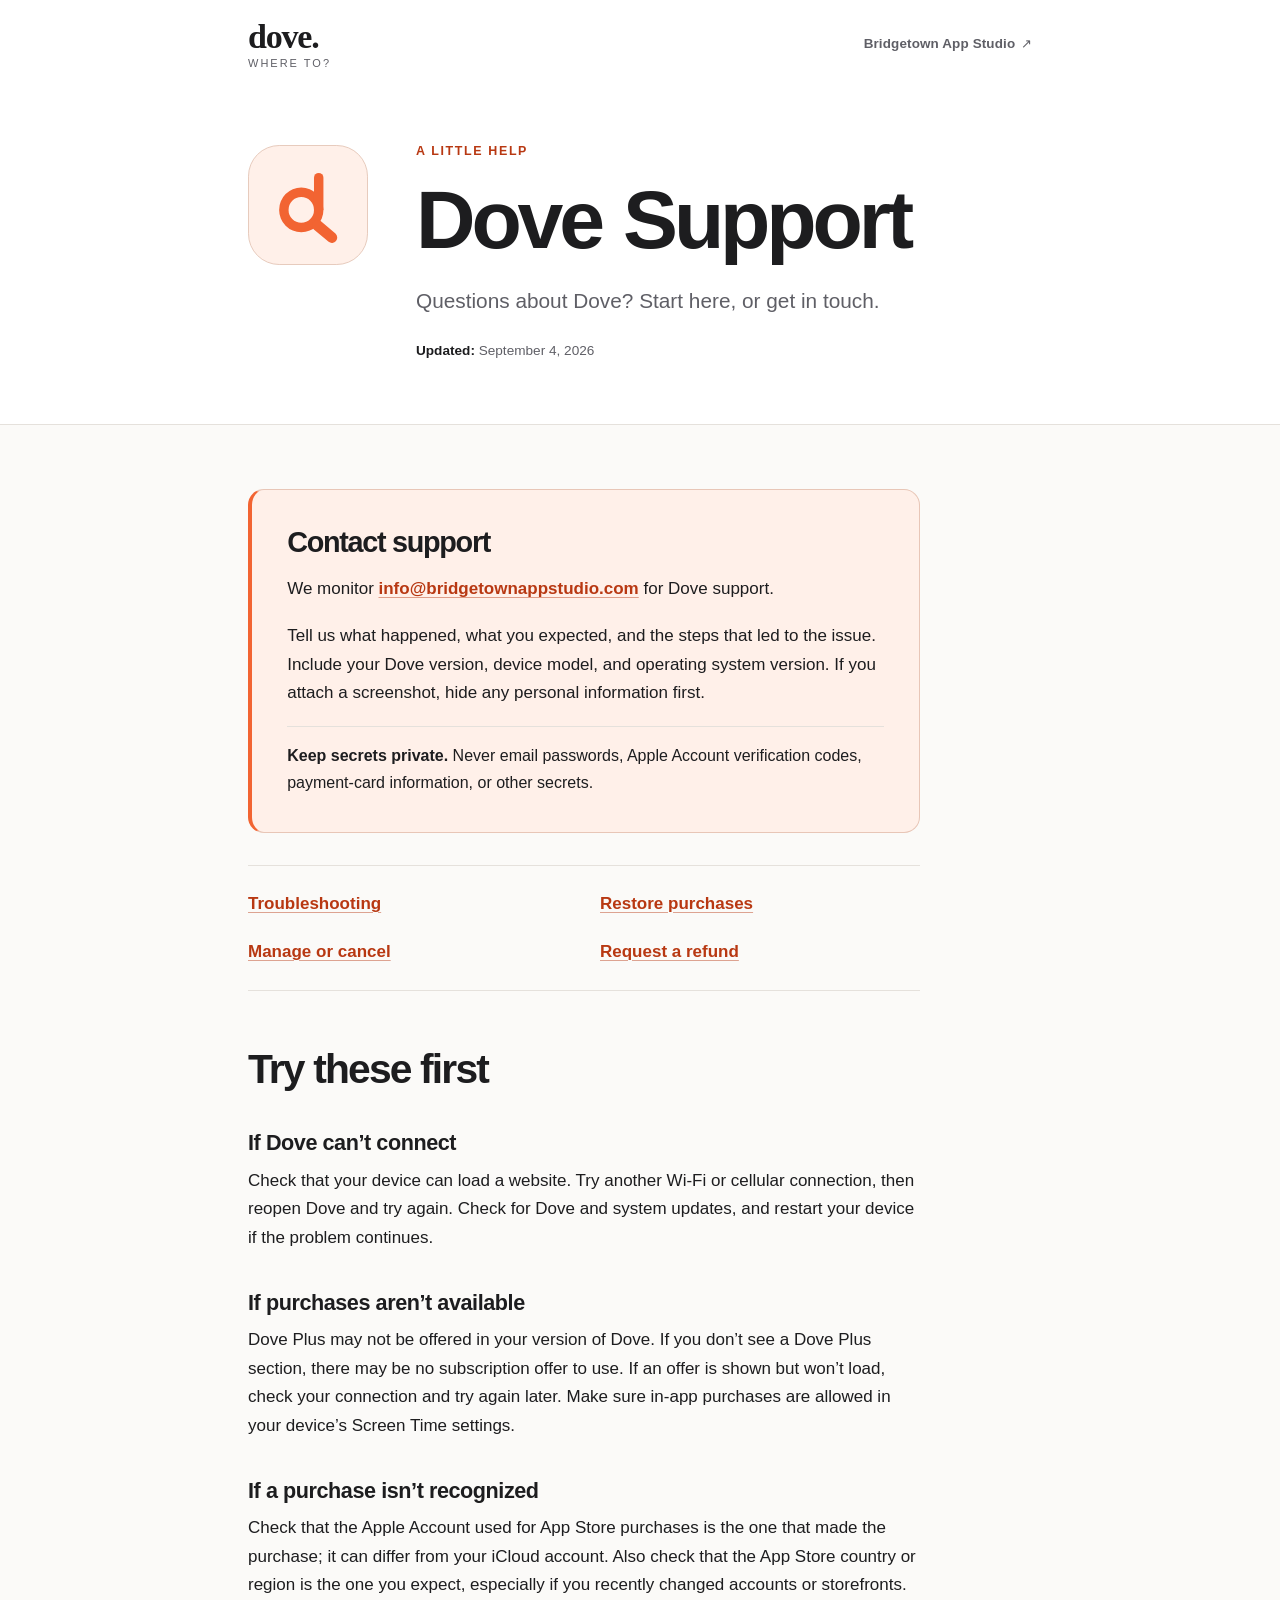
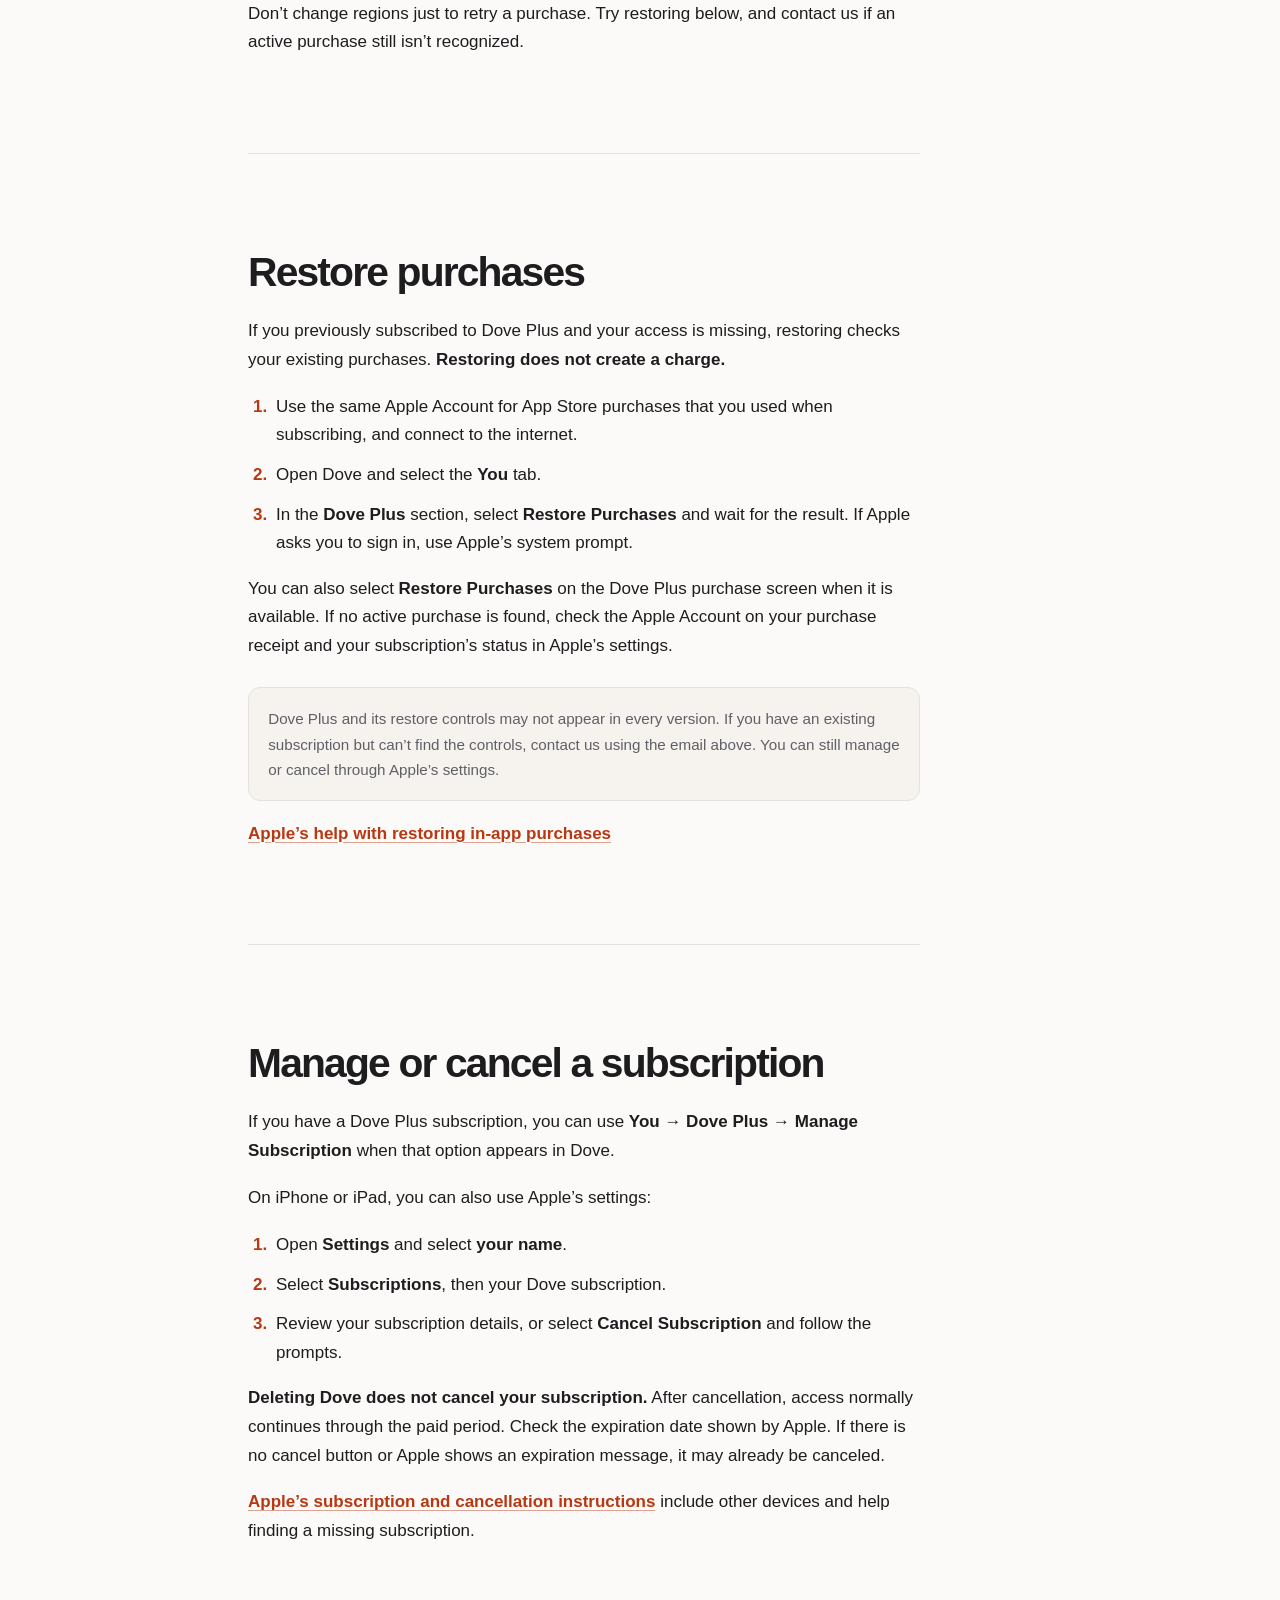
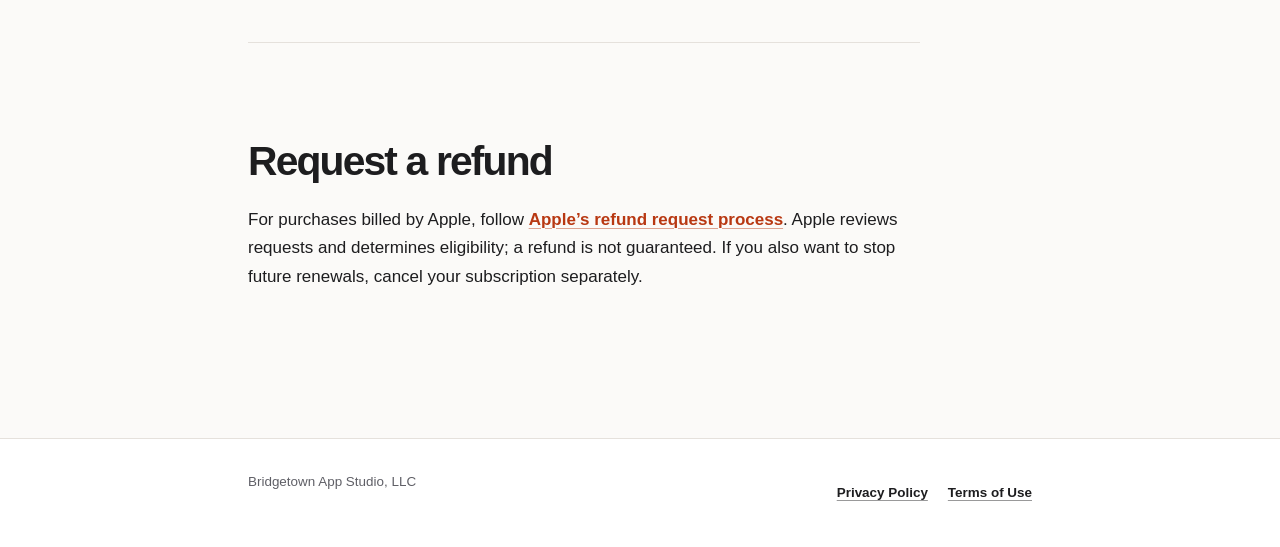
<file: dove/support/index.html>
<!DOCTYPE html>
<html lang="en">
<head>
  <meta charset="UTF-8">
  <meta name="viewport" content="width=device-width, initial-scale=1.0">
  <title>Dove Support | Bridgetown App Studio</title>
  <meta name="description" content="Get help with Dove. Contact Bridgetown App Studio, troubleshoot issues, restore purchases, and manage Dove Plus subscriptions when offered.">
  <link rel="canonical" href="https://bridgetownappstudio.com/dove/support/">
  <meta property="og:type" content="website">
  <meta property="og:site_name" content="Dove · Bridgetown App Studio">
  <meta property="og:title" content="Dove Support">
  <meta property="og:description" content="Help with Dove, purchases, and subscriptions. Contact Bridgetown App Studio.">
  <meta property="og:url" content="https://bridgetownappstudio.com/dove/support/">
  <link rel="icon" href="/dove/assets/dove-mark.svg" type="image/svg+xml">
  <link rel="stylesheet" href="/dove/privacy/privacy.css">
  <link rel="stylesheet" href="/dove/support/support.css">
</head>
<body>
  <a class="skip-link" href="#main-content">Skip to support</a>
  <header class="site-header">
    <div class="header-inner">
      <nav class="topbar" aria-label="Site">
        <a class="dove-wordmark" href="/dove/" aria-label="Dove — where to?">
          <span class="dove-wordmark-name">dove.</span>
          <span class="dove-wordmark-tagline">WHERE TO?</span>
        </a>
        <a class="studio-link" href="/">
          <span>Bridgetown App Studio</span><span aria-hidden="true">↗</span>
        </a>
      </nav>
      <div class="hero">
        <div class="hero-heading">
          <div class="hero-mark" aria-hidden="true">
            <img src="/dove/assets/dove-mark.svg" alt="" width="96" height="96">
          </div>
          <div class="hero-title">
            <p class="eyebrow">A little help</p>
            <h1>Dove Support</h1>
          </div>
        </div>
        <div class="hero-details">
          <p class="lede">Questions about Dove? Start here, or get in touch.</p>
          <p class="dates"><span><strong>Updated:</strong> <time datetime="2026-09-04">September 4, 2026</time></span></p>
        </div>
      </div>
    </div>
  </header>
  <main class="page" id="main-content" tabindex="-1">
    <section class="summary" aria-labelledby="contact-title">
      <h2 id="contact-title">Contact support</h2>
      <p>We monitor <a href="mailto:info@bridgetownappstudio.com">info@bridgetownappstudio.com</a> for Dove support.</p>
      <p>Tell us what happened, what you expected, and the steps that led to the issue. Include your Dove version, device model, and operating system version. If you attach a screenshot, hide any personal information first.</p>
      <p class="safety-note"><strong>Keep secrets private.</strong> Never email passwords, Apple Account verification codes, payment-card information, or other secrets.</p>
    </section>
    <nav class="support-topics" aria-label="Support topics">
      <a href="#troubleshooting">Troubleshooting</a>
      <a href="#restore">Restore purchases</a>
      <a href="#subscriptions">Manage or cancel</a>
      <a href="#refunds">Request a refund</a>
    </nav>
    <section id="troubleshooting">
      <h2>Try these first</h2>
      <h3>If Dove can’t connect</h3>
      <p>Check that your device can load a website. Try another Wi-Fi or cellular connection, then reopen Dove and try again. Check for Dove and system updates, and restart your device if the problem continues.</p>
      <h3>If purchases aren’t available</h3>
      <p>Dove Plus may not be offered in your version of Dove. If you don’t see a Dove Plus section, there may be no subscription offer to use. If an offer is shown but won’t load, check your connection and try again later. Make sure in-app purchases are allowed in your device’s Screen Time settings.</p>
      <h3>If a purchase isn’t recognized</h3>
      <p>Check that the Apple Account used for App Store purchases is the one that made the purchase; it can differ from your iCloud account. Also check that the App Store country or region is the one you expect, especially if you recently changed accounts or storefronts. Don’t change regions just to retry a purchase. Try restoring below, and contact us if an active purchase still isn’t recognized.</p>
    </section>
    <section id="restore">
      <h2>Restore purchases</h2>
      <p>If you previously subscribed to Dove Plus and your access is missing, restoring checks your existing purchases. <strong>Restoring does not create a charge.</strong></p>
      <ol class="steps">
        <li>Use the same Apple Account for App Store purchases that you used when subscribing, and connect to the internet.</li>
        <li>Open Dove and select the <strong>You</strong> tab.</li>
        <li>In the <strong>Dove Plus</strong> section, select <strong>Restore Purchases</strong> and wait for the result. If Apple asks you to sign in, use Apple’s system prompt.</li>
      </ol>
      <p>You can also select <strong>Restore Purchases</strong> on the Dove Plus purchase screen when it is available. If no active purchase is found, check the Apple Account on your purchase receipt and your subscription’s status in Apple’s settings.</p>
      <p class="note">Dove Plus and its restore controls may not appear in every version. If you have an existing subscription but can’t find the controls, contact us using the email above. You can still manage or cancel through Apple’s settings.</p>
      <p><a href="https://support.apple.com/en-us/108096">Apple’s help with restoring in-app purchases</a></p>
    </section>
    <section id="subscriptions">
      <h2>Manage or cancel a subscription</h2>
      <p>If you have a Dove Plus subscription, you can use <strong>You → Dove Plus → Manage Subscription</strong> when that option appears in Dove.</p>
      <p>On iPhone or iPad, you can also use Apple’s settings:</p>
      <ol class="steps">
        <li>Open <strong>Settings</strong> and select <strong>your name</strong>.</li>
        <li>Select <strong>Subscriptions</strong>, then your Dove subscription.</li>
        <li>Review your subscription details, or select <strong>Cancel Subscription</strong> and follow the prompts.</li>
      </ol>
      <p><strong>Deleting Dove does not cancel your subscription.</strong> After cancellation, access normally continues through the paid period. Check the expiration date shown by Apple. If there is no cancel button or Apple shows an expiration message, it may already be canceled.</p>
      <p><a href="https://support.apple.com/en-us/118428">Apple’s subscription and cancellation instructions</a> include other devices and help finding a missing subscription.</p>
    </section>
    <section id="refunds">
      <h2>Request a refund</h2>
      <p>For purchases billed by Apple, follow <a href="https://support.apple.com/en-us/118223">Apple’s refund request process</a>. Apple reviews requests and determines eligibility; a refund is not guaranteed. If you also want to stop future renewals, cancel your subscription separately.</p>
    </section>
  </main>
  <footer class="site-footer">
    <div class="footer-inner">
      <p>Bridgetown App Studio, LLC</p>
      <nav class="legal-links" aria-label="Legal">
        <a href="/dove/privacy/">Privacy Policy</a>
        <a href="/dove/terms/">Terms of Use</a>
      </nav>
    </div>
  </footer>
</body>
</html>
</file>
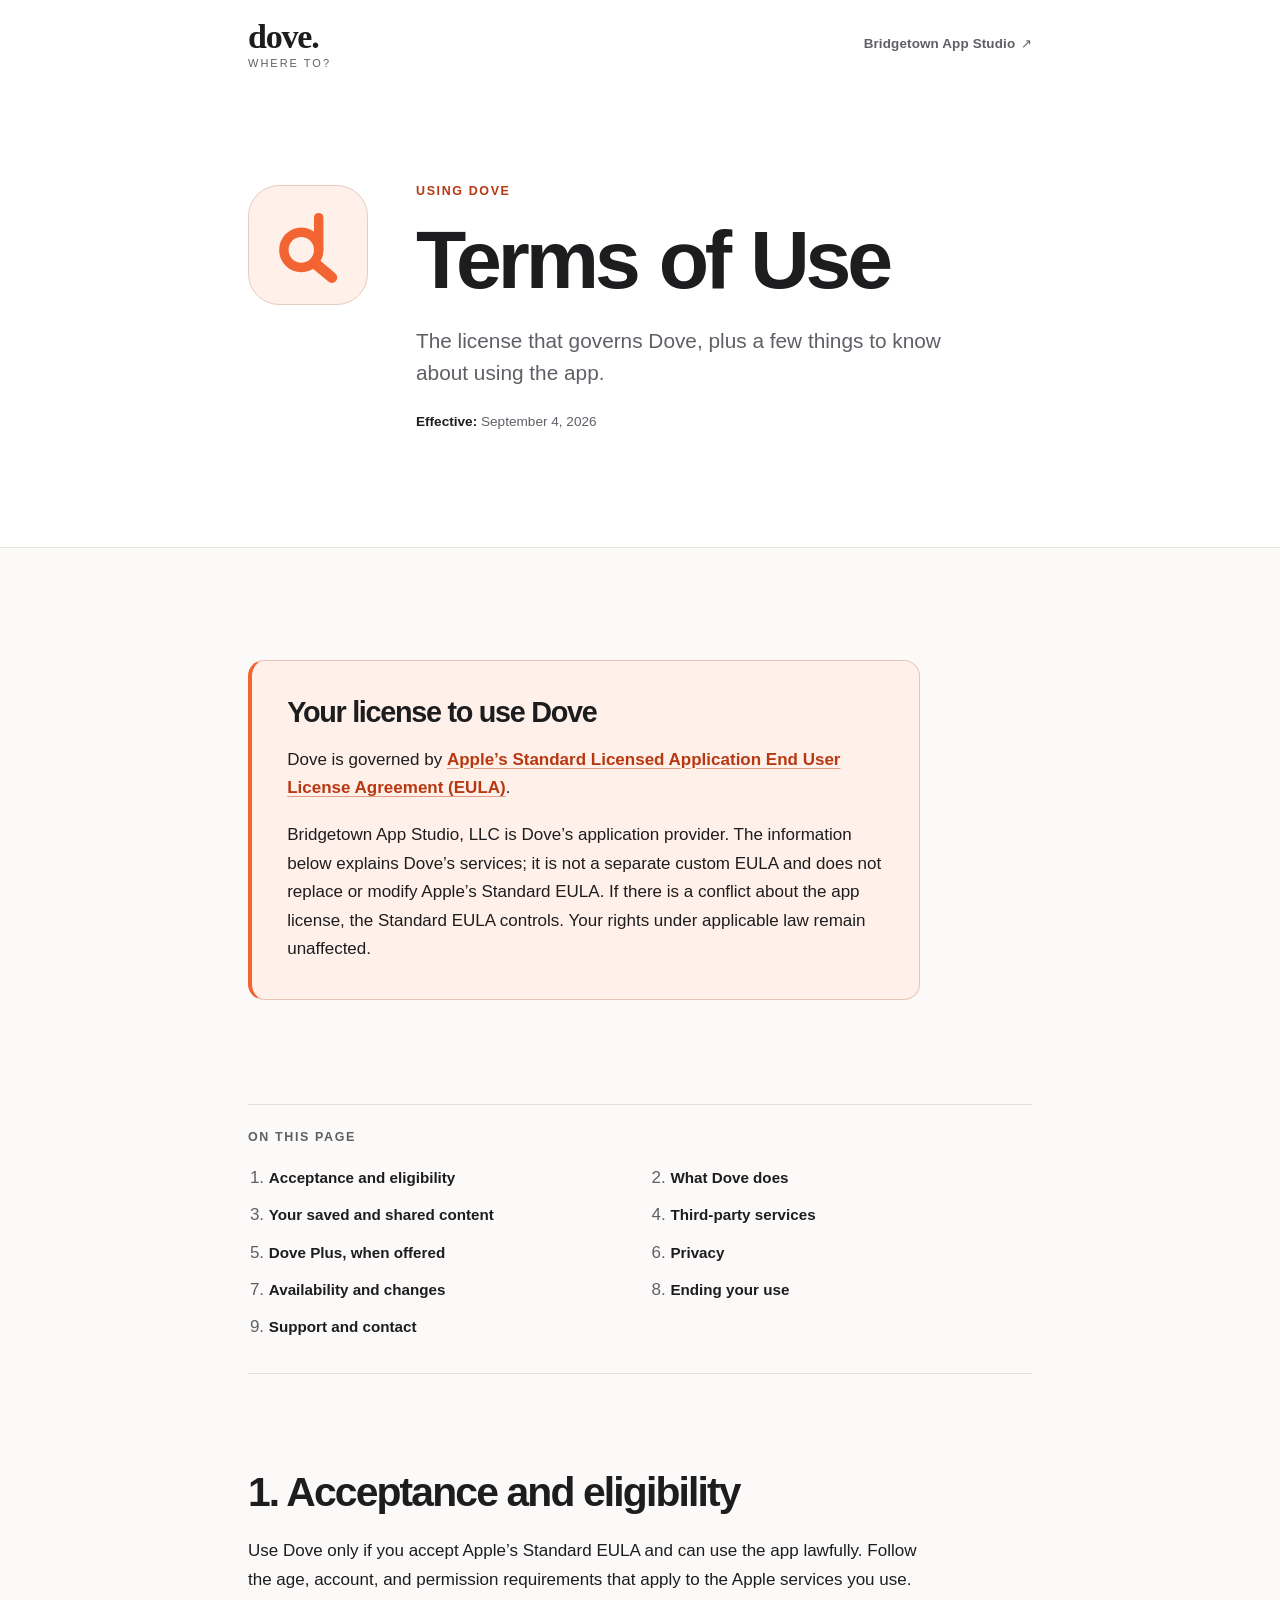
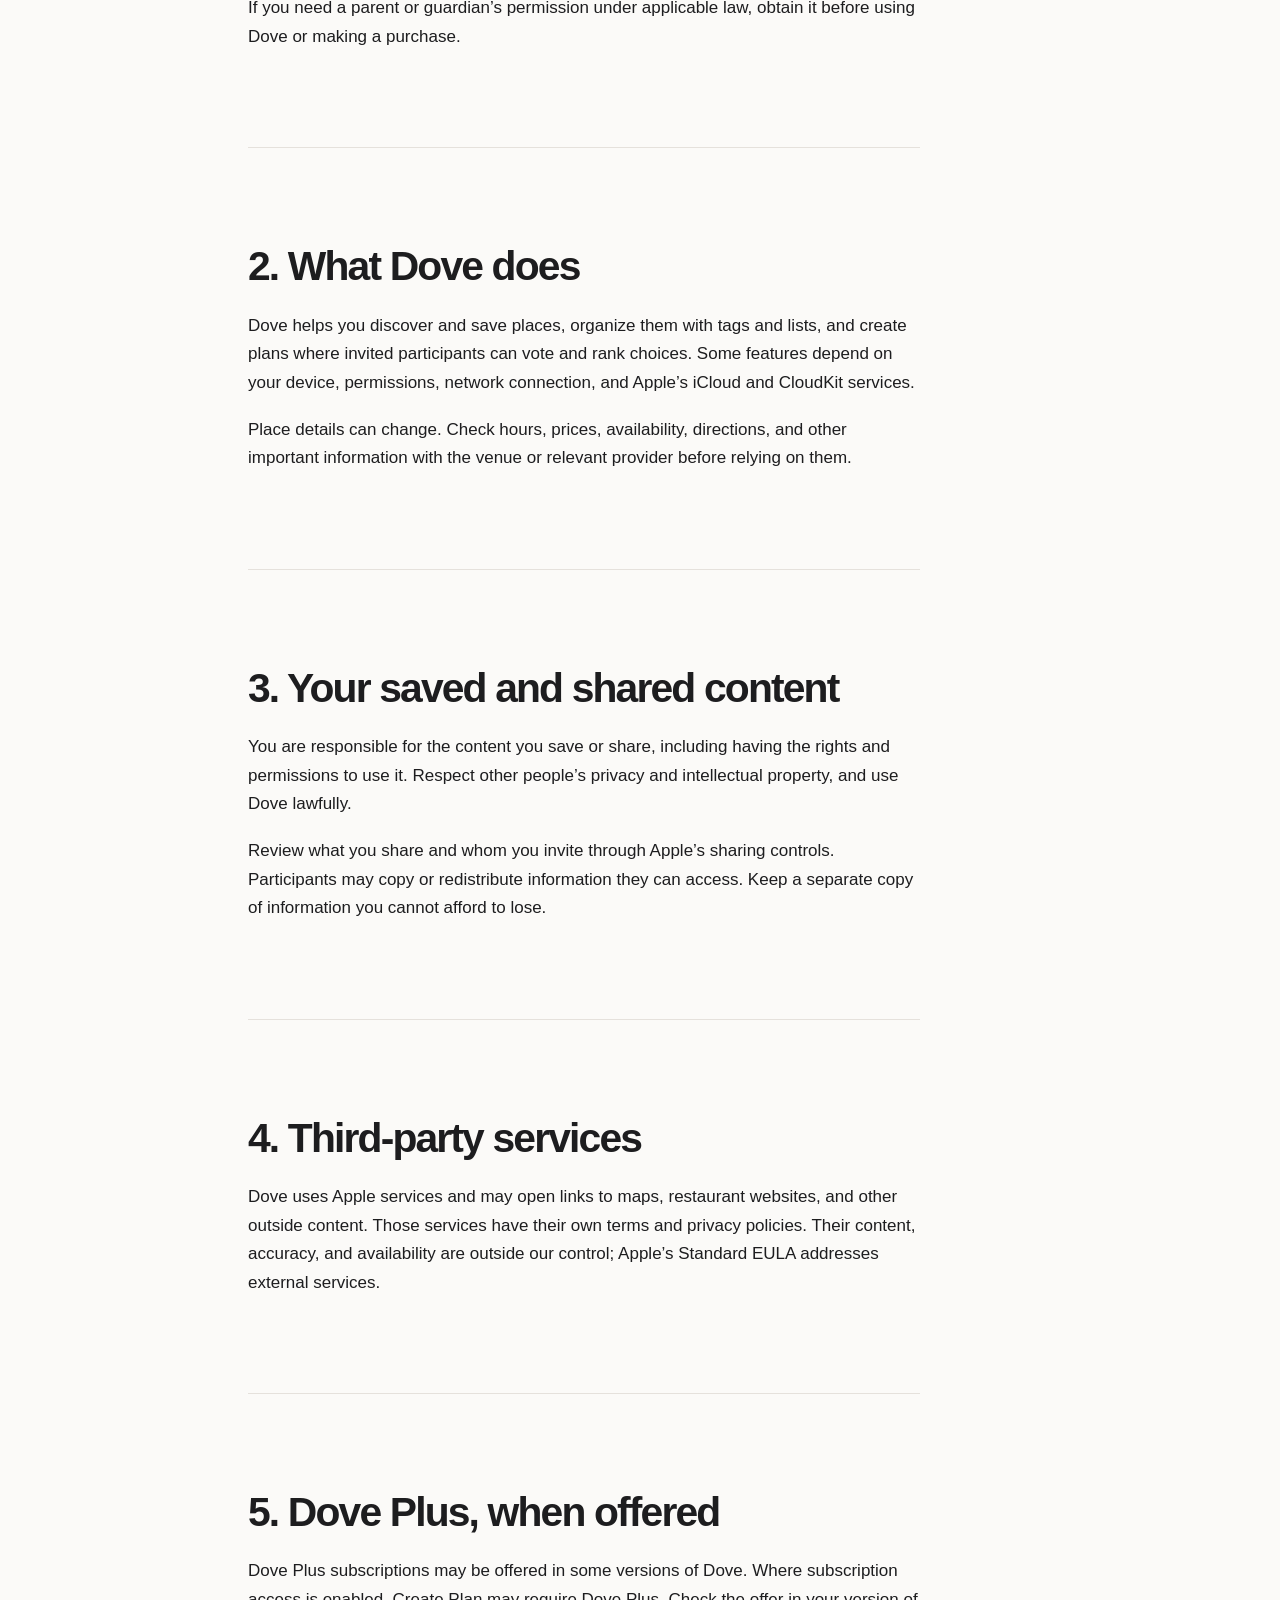
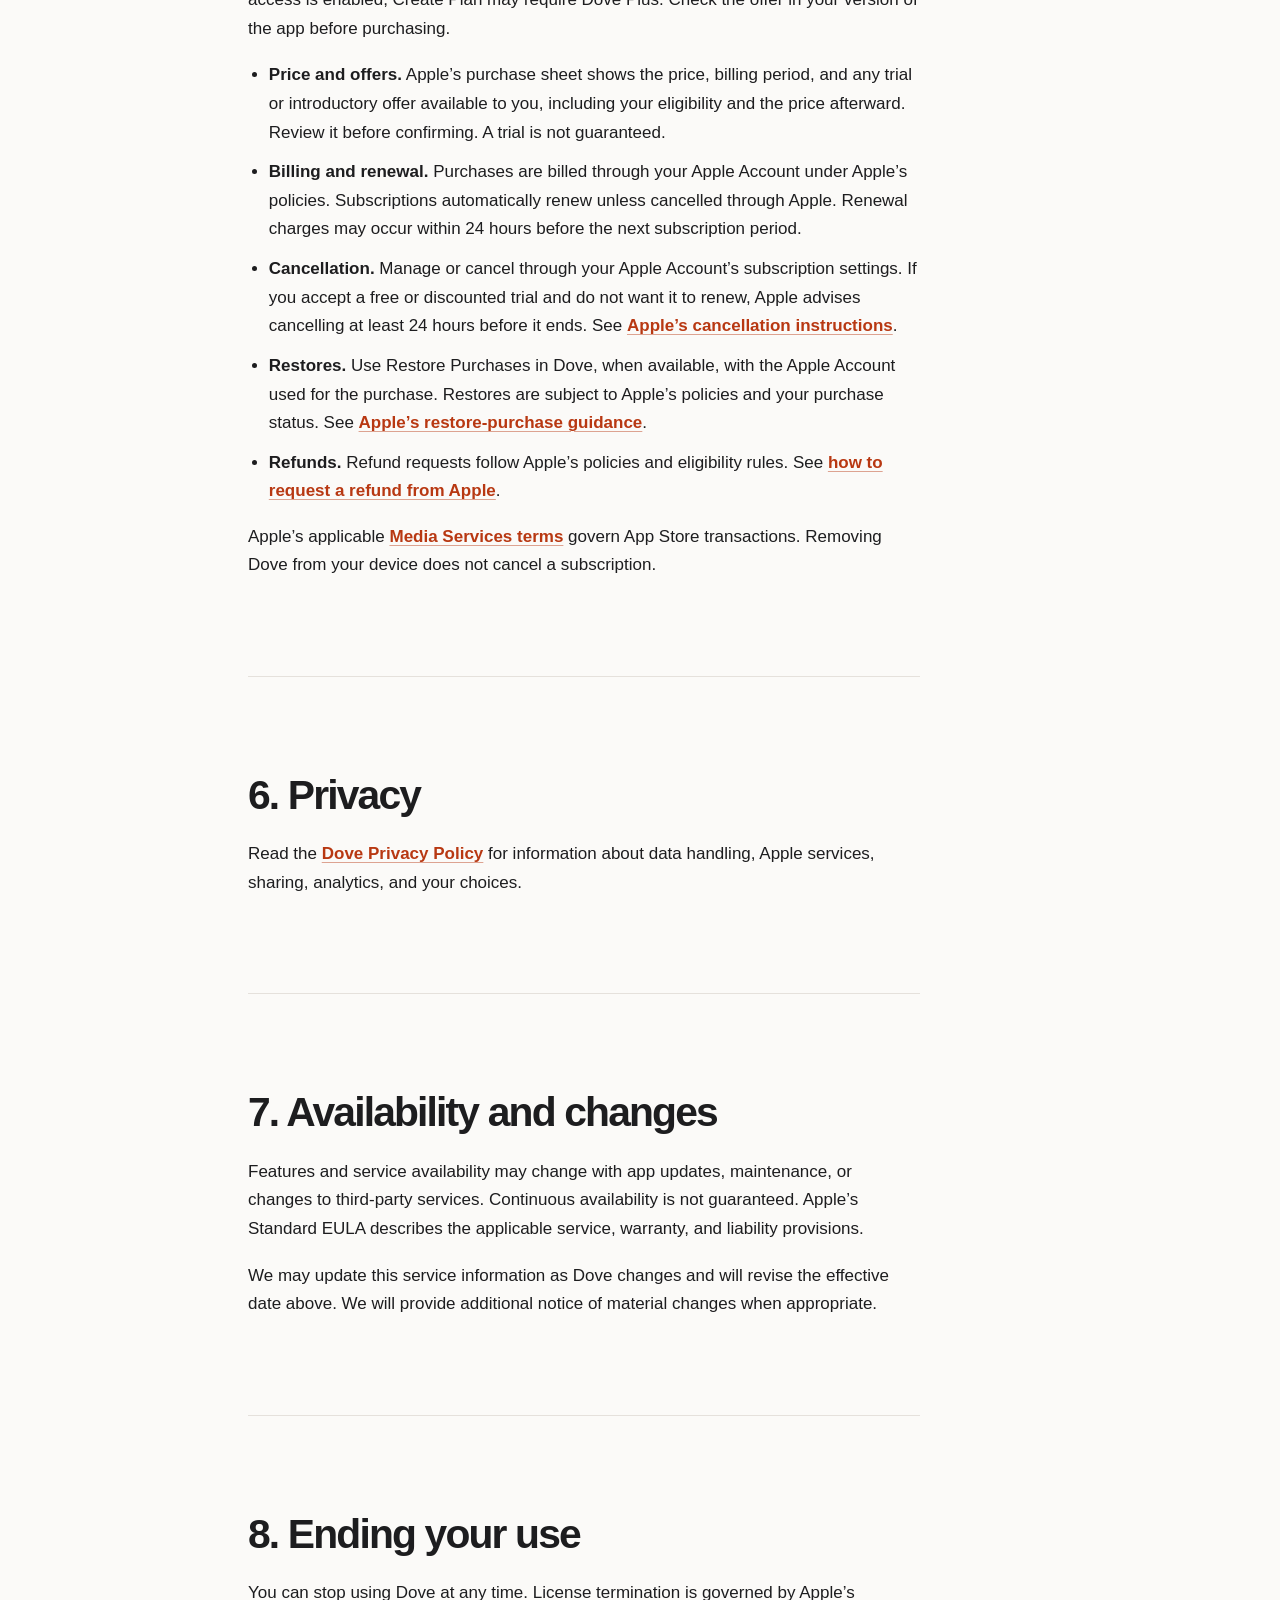
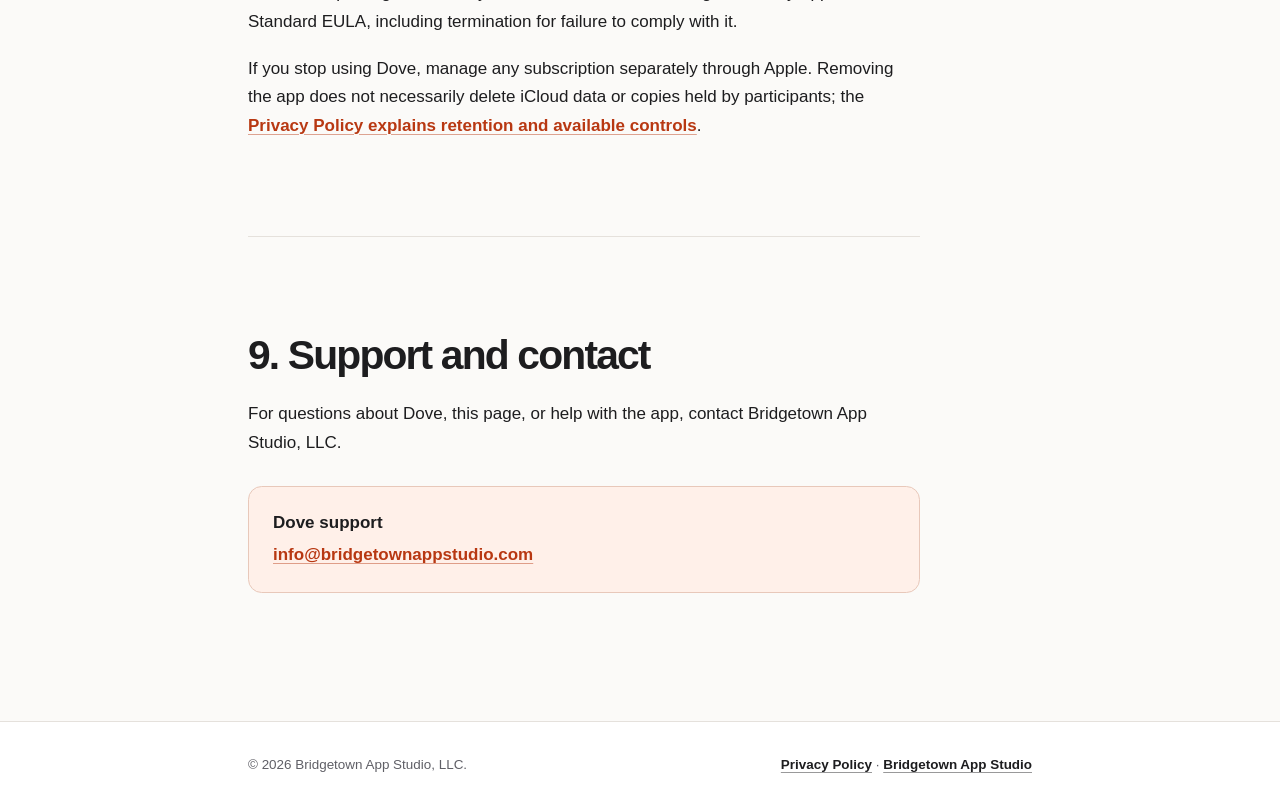
<file: dove/terms/index.html>
<!DOCTYPE html>
<html lang="en">
<head>
  <meta charset="UTF-8">
  <meta name="viewport" content="width=device-width, initial-scale=1.0">
  <title>Dove Terms of Use | Bridgetown App Studio</title>
  <meta name="description" content="Dove’s Terms of Use: Apple’s Standard EULA, information about using Dove, and subscription details when Dove Plus is offered.">
  <link rel="canonical" href="https://bridgetownappstudio.com/dove/terms/">
  <meta property="og:type" content="website">
  <meta property="og:site_name" content="Dove · Bridgetown App Studio">
  <meta property="og:title" content="Dove Terms of Use">
  <meta property="og:description" content="Apple’s Standard EULA governs Dove. Read Dove-specific service information and subscription details when Dove Plus is offered.">
  <meta property="og:url" content="https://bridgetownappstudio.com/dove/terms/">
  <link rel="icon" href="/dove/assets/dove-mark.svg" type="image/svg+xml">
  <link rel="stylesheet" href="/dove/privacy/privacy.css">
  <link rel="stylesheet" href="/dove/terms/terms.css">
</head>
<body>
  <a class="skip-link" href="#main-content">Skip to terms of use</a>
  <header class="site-header">
    <div class="header-inner">
      <nav class="topbar" aria-label="Site">
        <a class="dove-wordmark" href="/dove/" aria-label="Dove — where to?">
          <span class="dove-wordmark-name">dove.</span>
          <span class="dove-wordmark-tagline">WHERE TO?</span>
        </a>
        <a class="studio-link" href="/">
          <span>Bridgetown App Studio</span><span aria-hidden="true">↗</span>
        </a>
      </nav>
      <div class="hero">
        <div class="hero-heading">
          <div class="hero-mark" aria-hidden="true">
            <img src="/dove/assets/dove-mark.svg" alt="" width="96" height="96">
          </div>
          <div class="hero-title">
            <p class="eyebrow">Using Dove</p>
            <h1>Terms of Use</h1>
          </div>
        </div>
        <div class="hero-details">
          <p class="lede">The license that governs Dove, plus a few things to know about using the app.</p>
          <p class="dates"><span><strong>Effective:</strong> <time datetime="2026-09-04">September 4, 2026</time></span></p>
        </div>
      </div>
    </div>
  </header>
  <main class="page" id="main-content" tabindex="-1">
    <section class="summary" aria-labelledby="license-title">
      <h2 id="license-title">Your license to use Dove</h2>
      <p>Dove is governed by <a href="https://www.apple.com/legal/internet-services/itunes/dev/stdeula/">Apple’s Standard Licensed Application End User License Agreement (EULA)</a>.</p>
      <p>Bridgetown App Studio, LLC is Dove’s application provider. The information below explains Dove’s services; it is not a separate custom EULA and does not replace or modify Apple’s Standard EULA. If there is a conflict about the app license, the Standard EULA controls. Your rights under applicable law remain unaffected.</p>
    </section>
    <nav class="contents" aria-labelledby="contents-title">
      <h2 id="contents-title">On this page</h2>
      <ol>
        <li><a href="#using-dove">Acceptance and eligibility</a></li>
        <li><a href="#service">What Dove does</a></li>
        <li><a href="#content">Your saved and shared content</a></li>
        <li><a href="#third-parties">Third-party services</a></li>
        <li><a href="#subscriptions">Dove Plus, when offered</a></li>
        <li><a href="#privacy">Privacy</a></li>
        <li><a href="#availability">Availability and changes</a></li>
        <li><a href="#termination">Ending your use</a></li>
        <li><a href="#contact">Support and contact</a></li>
      </ol>
    </nav>
    <details class="mobile-contents">
      <summary>On this page</summary>
      <nav aria-label="Terms of use sections">
        <ol>
          <li><a href="#using-dove">Acceptance and eligibility</a></li>
          <li><a href="#service">What Dove does</a></li>
          <li><a href="#content">Your saved and shared content</a></li>
          <li><a href="#third-parties">Third-party services</a></li>
          <li><a href="#subscriptions">Dove Plus, when offered</a></li>
          <li><a href="#privacy">Privacy</a></li>
          <li><a href="#availability">Availability and changes</a></li>
          <li><a href="#termination">Ending your use</a></li>
          <li><a href="#contact">Support and contact</a></li>
        </ol>
      </nav>
    </details>
    <section id="using-dove">
      <h2>1. Acceptance and eligibility</h2>
      <p>Use Dove only if you accept Apple’s Standard EULA and can use the app lawfully. Follow the age, account, and permission requirements that apply to the Apple services you use. If you need a parent or guardian’s permission under applicable law, obtain it before using Dove or making a purchase.</p>
    </section>
    <section id="service">
      <h2>2. What Dove does</h2>
      <p>Dove helps you discover and save places, organize them with tags and lists, and create plans where invited participants can vote and rank choices. Some features depend on your device, permissions, network connection, and Apple’s iCloud and CloudKit services.</p>
      <p>Place details can change. Check hours, prices, availability, directions, and other important information with the venue or relevant provider before relying on them.</p>
    </section>
    <section id="content">
      <h2>3. Your saved and shared content</h2>
      <p>You are responsible for the content you save or share, including having the rights and permissions to use it. Respect other people’s privacy and intellectual property, and use Dove lawfully.</p>
      <p>Review what you share and whom you invite through Apple’s sharing controls. Participants may copy or redistribute information they can access. Keep a separate copy of information you cannot afford to lose.</p>
    </section>
    <section id="third-parties">
      <h2>4. Third-party services</h2>
      <p>Dove uses Apple services and may open links to maps, restaurant websites, and other outside content. Those services have their own terms and privacy policies. Their content, accuracy, and availability are outside our control; Apple’s Standard EULA addresses external services.</p>
    </section>
    <section id="subscriptions">
      <h2>5. Dove Plus, when offered</h2>
      <p>Dove Plus subscriptions may be offered in some versions of Dove. Where subscription access is enabled, Create Plan may require Dove Plus. Check the offer in your version of the app before purchasing.</p>
      <ul>
        <li><strong>Price and offers.</strong> Apple’s purchase sheet shows the price, billing period, and any trial or introductory offer available to you, including your eligibility and the price afterward. Review it before confirming. A trial is not guaranteed.</li>
        <li><strong>Billing and renewal.</strong> Purchases are billed through your Apple Account under Apple’s policies. Subscriptions automatically renew unless cancelled through Apple. Renewal charges may occur within 24 hours before the next subscription period.</li>
        <li><strong>Cancellation.</strong> Manage or cancel through your Apple Account’s subscription settings. If you accept a free or discounted trial and do not want it to renew, Apple advises cancelling at least 24 hours before it ends. See <a href="https://support.apple.com/en-us/118428">Apple’s cancellation instructions</a>.</li>
        <li><strong>Restores.</strong> Use Restore Purchases in Dove, when available, with the Apple Account used for the purchase. Restores are subject to Apple’s policies and your purchase status. See <a href="https://support.apple.com/en-us/108096">Apple’s restore-purchase guidance</a>.</li>
        <li><strong>Refunds.</strong> Refund requests follow Apple’s policies and eligibility rules. See <a href="https://support.apple.com/en-us/118223">how to request a refund from Apple</a>.</li>
      </ul>
      <p>Apple’s applicable <a href="https://www.apple.com/legal/internet-services/itunes/">Media Services terms</a> govern App Store transactions. Removing Dove from your device does not cancel a subscription.</p>
    </section>
    <section id="privacy">
      <h2>6. Privacy</h2>
      <p>Read the <a href="/dove/privacy/">Dove Privacy Policy</a> for information about data handling, Apple services, sharing, analytics, and your choices.</p>
    </section>
    <section id="availability">
      <h2>7. Availability and changes</h2>
      <p>Features and service availability may change with app updates, maintenance, or changes to third-party services. Continuous availability is not guaranteed. Apple’s Standard EULA describes the applicable service, warranty, and liability provisions.</p>
      <p>We may update this service information as Dove changes and will revise the effective date above. We will provide additional notice of material changes when appropriate.</p>
    </section>
    <section id="termination">
      <h2>8. Ending your use</h2>
      <p>You can stop using Dove at any time. License termination is governed by Apple’s Standard EULA, including termination for failure to comply with it.</p>
      <p>If you stop using Dove, manage any subscription separately through Apple. Removing the app does not necessarily delete iCloud data or copies held by participants; the <a href="/dove/privacy/#retention">Privacy Policy explains retention and available controls</a>.</p>
    </section>
    <section id="contact">
      <h2>9. Support and contact</h2>
      <p>For questions about Dove, this page, or help with the app, contact Bridgetown App Studio, LLC.</p>
      <div class="contact-card">
        <p><strong>Dove support</strong></p>
        <p><a href="mailto:info@bridgetownappstudio.com">info@bridgetownappstudio.com</a></p>
      </div>
    </section>
  </main>
  <footer class="site-footer">
    <div class="footer-inner">
      <p>&copy; 2026 Bridgetown App Studio, LLC.</p>
      <p><a href="/dove/privacy/">Privacy Policy</a> · <a href="/">Bridgetown App Studio</a></p>
    </div>
  </footer>
</body>
</html>
</file>
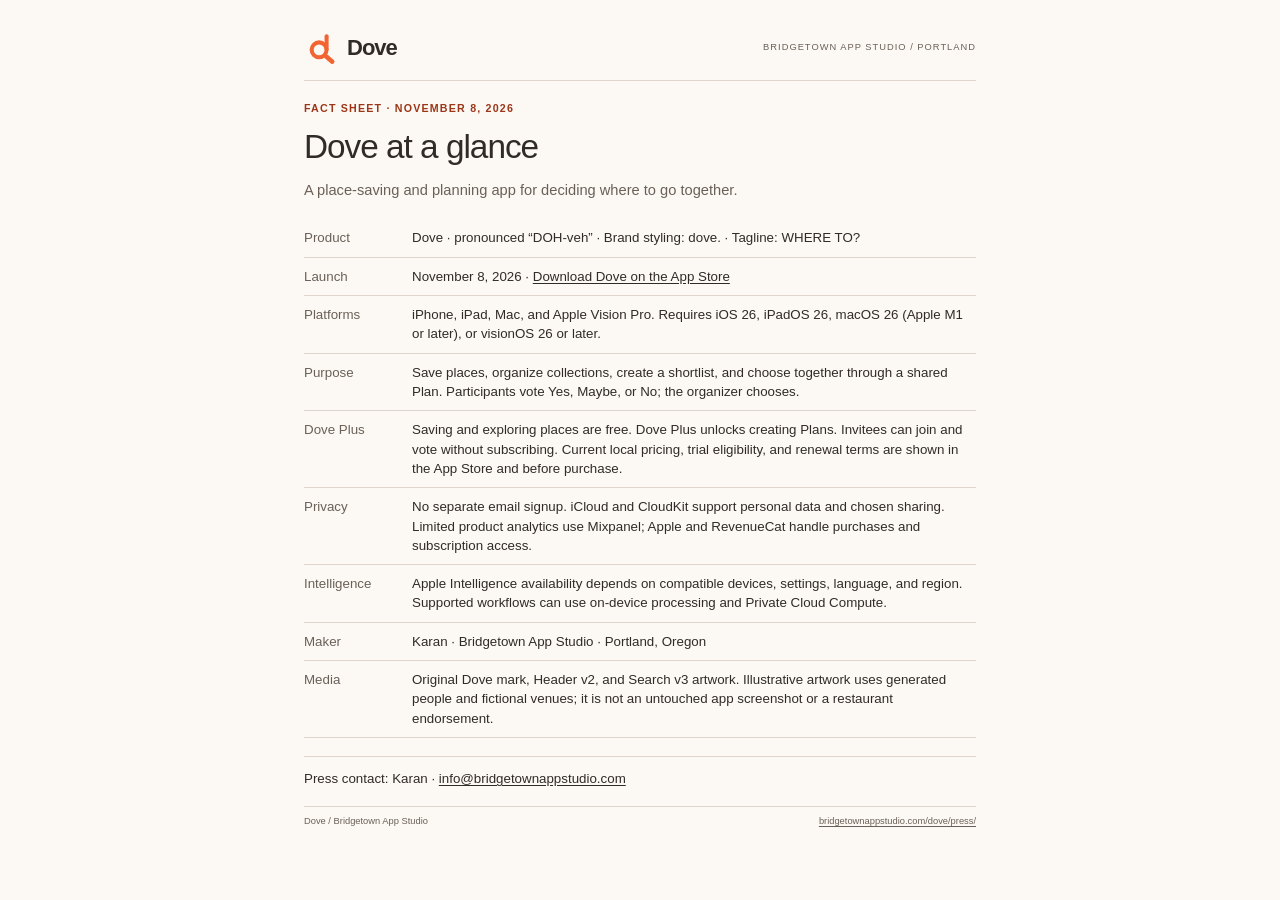
<file: dove/press/downloads/Dove-Fact-Sheet.html>
<!doctype html>
<html lang="en"><head><meta charset="utf-8"><meta name="viewport" content="width=device-width,initial-scale=1"><title>Dove at a glance</title><link rel="stylesheet" href="documents.css"></head>
<body><article><header><div class="brand"><img src="../assets/dove-mark.svg" alt="" width="36" height="36">Dove</div><span>BRIDGETOWN APP STUDIO / PORTLAND</span></header><p class="label">FACT SHEET · NOVEMBER 8, 2026</p><h1>Dove at a glance</h1><p class="subtitle">A place-saving and planning app for deciding where to go together.</p>
<dl>
<div><dt>Product</dt><dd>Dove · pronounced “DOH-veh” · Brand styling: dove. · Tagline: WHERE TO?</dd></div>
<div><dt>Launch</dt><dd>November 8, 2026 · <a href="https://apps.apple.com/us/app/dove-where-to/id6783623516">Download Dove on the App Store</a></dd></div>
<div><dt>Platforms</dt><dd>iPhone, iPad, Mac, and Apple Vision Pro. Requires iOS 26, iPadOS 26, macOS 26 (Apple M1 or later), or visionOS 26 or later.</dd></div>
<div><dt>Purpose</dt><dd>Save places, organize collections, create a shortlist, and choose together through a shared Plan. Participants vote Yes, Maybe, or No; the organizer chooses.</dd></div>
<div><dt>Dove Plus</dt><dd>Saving and exploring places are free. Dove Plus unlocks creating Plans. Invitees can join and vote without subscribing. Current local pricing, trial eligibility, and renewal terms are shown in the App Store and before purchase.</dd></div>
<div><dt>Privacy</dt><dd>No separate email signup. iCloud and CloudKit support personal data and chosen sharing. Limited product analytics use Mixpanel; Apple and RevenueCat handle purchases and subscription access.</dd></div>
<div><dt>Intelligence</dt><dd>Apple Intelligence availability depends on compatible devices, settings, language, and region. Supported workflows can use on-device processing and Private Cloud Compute.</dd></div>
<div><dt>Maker</dt><dd>Karan · Bridgetown App Studio · Portland, Oregon</dd></div>
<div><dt>Media</dt><dd>Original Dove mark, Header v2, and Search v3 artwork. Illustrative artwork uses generated people and fictional venues; it is not an untouched app screenshot or a restaurant endorsement.</dd></div>
</dl><p class="contact">Press contact: Karan · <a href="mailto:info@bridgetownappstudio.com">info@bridgetownappstudio.com</a></p><footer><span>Dove / Bridgetown App Studio</span><a href="https://bridgetownappstudio.com/dove/press/">bridgetownappstudio.com/dove/press/</a></footer></article></body></html>
</file>
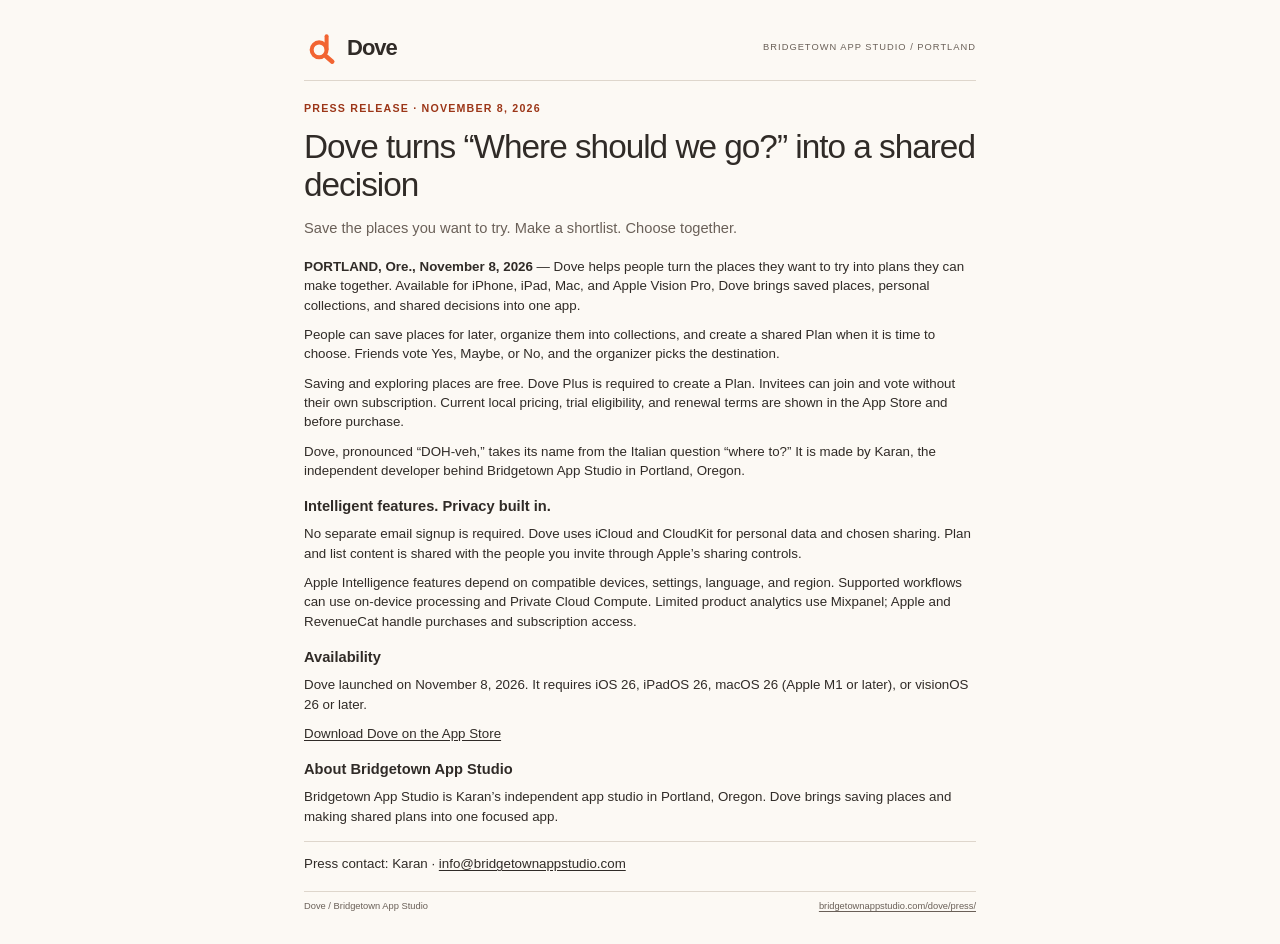
<file: dove/press/downloads/Dove-Press-Release.html>
<!doctype html>
<html lang="en"><head><meta charset="utf-8"><meta name="viewport" content="width=device-width,initial-scale=1"><title>Dove turns “Where should we go?” into a shared decision</title><link rel="stylesheet" href="documents.css"></head>
<body><article><header><div class="brand"><img src="../assets/dove-mark.svg" alt="" width="36" height="36">Dove</div><span>BRIDGETOWN APP STUDIO / PORTLAND</span></header><p class="label">PRESS RELEASE · NOVEMBER 8, 2026</p><h1>Dove turns “Where should we go?” into a shared decision</h1><p class="subtitle">Save the places you want to try. Make a shortlist. Choose together.</p>
<p><strong>PORTLAND, Ore., November 8, 2026</strong> — Dove helps people turn the places they want to try into plans they can make together. Available for iPhone, iPad, Mac, and Apple Vision Pro, Dove brings saved places, personal collections, and shared decisions into one app.</p>
<p>People can save places for later, organize them into collections, and create a shared Plan when it is time to choose. Friends vote Yes, Maybe, or No, and the organizer picks the destination.</p>
<p>Saving and exploring places are free. Dove Plus is required to create a Plan. Invitees can join and vote without their own subscription. Current local pricing, trial eligibility, and renewal terms are shown in the App Store and before purchase.</p>
<p>Dove, pronounced “DOH-veh,” takes its name from the Italian question “where to?” It is made by Karan, the independent developer behind Bridgetown App Studio in Portland, Oregon.</p>
<h2>Intelligent features. Privacy built in.</h2>
<p>No separate email signup is required. Dove uses iCloud and CloudKit for personal data and chosen sharing. Plan and list content is shared with the people you invite through Apple’s sharing controls.</p>
<p>Apple Intelligence features depend on compatible devices, settings, language, and region. Supported workflows can use on-device processing and Private Cloud Compute. Limited product analytics use Mixpanel; Apple and RevenueCat handle purchases and subscription access.</p>
<h2>Availability</h2>
<p>Dove launched on November 8, 2026. It requires iOS 26, iPadOS 26, macOS 26 (Apple M1 or later), or visionOS 26 or later.</p><p><a href="https://apps.apple.com/us/app/dove-where-to/id6783623516">Download Dove on the App Store</a></p><h2>About Bridgetown App Studio</h2><p>Bridgetown App Studio is Karan’s independent app studio in Portland, Oregon. Dove brings saving places and making shared plans into one focused app.</p><p class="contact">Press contact: Karan · <a href="mailto:info@bridgetownappstudio.com">info@bridgetownappstudio.com</a></p><footer><span>Dove / Bridgetown App Studio</span><a href="https://bridgetownappstudio.com/dove/press/">bridgetownappstudio.com/dove/press/</a></footer></article></body></html>
</file>
<file: assets/site.css>
:root {
  color-scheme: light;
  --cream: #fcf9f4;
  --paper: #fffdfa;
  --orange: #f26432;
  --rust: #9c3618;
  --ink: #302b27;
  --muted: #6a6058;
  --line: #ded6cc;
  --peach: #f5e4d8;
}

* { box-sizing: border-box; }
html { scroll-behavior: smooth; scroll-padding-top: 2rem; }
body {
  margin: 0;
  background: var(--cream);
  color: var(--ink);
  font-family: "Avenir Next", Avenir, -apple-system, BlinkMacSystemFont, "Segoe UI", sans-serif;
  font-size: 1rem;
  line-height: 1.65;
  -webkit-font-smoothing: antialiased;
}
h1, h2, h3, p, figure { margin: 0; }
a { color: inherit; text-underline-offset: .25em; }
a:hover { text-decoration-thickness: 2px; }
a:focus-visible { outline: 3px solid var(--rust); outline-offset: 5px; border-radius: 2px; }
img { display: block; max-width: 100%; height: auto; }
main:focus { outline: none; }
.wrap { width: min(1200px, calc(100% - 112px)); margin-inline: auto; }
.skip-link { position: fixed; top: -100px; left: 16px; z-index: 20; padding: 12px 18px; background: var(--paper); }
.skip-link:focus { top: 12px; }

/* Seasonal homepage banner: remove with the marked HTML block after the offer. */
.seasonal-banner { background: var(--peach); border-bottom: 1px solid var(--line); text-align: center; }
.seasonal-banner a { display: block; padding: 14px 20px; color: var(--rust); font-size: .9375rem; font-weight: 600; }
.seasonal-banner a:focus-visible { outline-offset: -5px; }

.masthead { display: flex; align-items: center; justify-content: space-between; gap: 24px; padding-block: 25px; border-bottom: 1px solid var(--line); }
.studio-brand { font-size: 1.6rem; font-weight: 600; line-height: 1.1; letter-spacing: -.055em; text-decoration: none; }
.studio-brand span { display: block; margin-top: 7px; font-size: .65rem; letter-spacing: .23em; font-weight: 500; }
nav { display: flex; align-items: center; flex-wrap: wrap; gap: 28px; }
nav a { display: inline-flex; align-items: center; min-height: 44px; gap: 7px; font-size: .85rem; text-decoration: none; }
nav a:hover { text-decoration: underline; }
.product-brand { display: inline-flex; align-items: center; gap: 8px; text-decoration: none; }
.product-brand img { width: 48px; }
.product-brand > span { font-size: 2rem; font-weight: 600; line-height: 1; letter-spacing: -.06em; }
.product-brand small { display: block; margin-top: 7px; font-size: .55rem; font-weight: 500; letter-spacing: .17em; }

.hero { display: grid; grid-template-columns: 1.2fr 1fr; align-items: center; gap: 64px; padding-block: 64px 76px; }
.eyebrow { margin-bottom: 22px; font-size: .7rem; font-weight: 700; letter-spacing: .13em; color: var(--rust); }
.hero .product-brand { margin-bottom: 24px; }
h1 { font-size: clamp(3.5rem, 5.8vw, 5.4rem); font-weight: 500; line-height: 1.05; letter-spacing: -.065em; }
h1 em { color: var(--rust); font-style: normal; }
.lead { max-width: 490px; margin-top: 25px; font-size: 1.25rem; line-height: 1.5; }
.hero-description { max-width: 465px; margin-top: 16px; color: var(--muted); font-size: .98rem; }
.actions { display: flex; align-items: center; flex-wrap: wrap; gap: 22px; margin-top: 29px; }
.button { display: inline-flex; align-items: center; justify-content: center; gap: 22px; min-height: 50px; padding: 13px 20px; border-radius: 5px; font-size: .86rem; font-weight: 600; text-decoration: none; text-align: center; }
.primary { color: var(--cream); background: var(--ink); }
.primary:hover { background: var(--rust); }
.text-link { display: inline-flex; align-items: center; gap: 8px; min-height: 44px; font-size: .87rem; font-weight: 600; }
.fine-print { margin-top: 20px; font-size: .78rem; color: var(--muted); }
.pronunciation { margin-top: 12px; font-size: .75rem; color: var(--muted); }
.photo-frame { overflow: hidden; aspect-ratio: 4 / 5; border-radius: 48% 48% 4px 4px; background: var(--peach); }
.photo-frame img { width: 100%; height: 100%; object-fit: cover; object-position: 50% 40%; }
.hero-art figcaption { margin-top: 16px; font-size: .8rem; }
.hero-art figcaption span { display: block; margin-top: 4px; color: var(--muted); font-size: .68rem; }

h2 { font-size: clamp(2rem, 3.5vw, 3.1rem); font-weight: 500; line-height: 1.15; letter-spacing: -.05em; }
h3 { font-size: 1.15rem; font-weight: 600; line-height: 1.4; letter-spacing: -.025em; }
.product-overview { padding-block: 64px; border-top: 1px solid var(--line); }
.section-heading > p:not(.eyebrow) { max-width: 530px; margin-top: 22px; color: var(--muted); }
.steps { display: grid; grid-template-columns: repeat(3, minmax(0, 1fr)); gap: 40px; margin: 38px 0 18px; padding: 0; list-style: none; }
.steps li { padding-top: 20px; border-top: 1px solid var(--line); }
.step-number { display: block; margin-bottom: 22px; color: var(--rust); font-size: .7rem; font-weight: 600; letter-spacing: .1em; }
.steps h3 { margin-bottom: 12px; }
.steps p { color: var(--muted); font-size: .92rem; }
.studio-section { padding-block: 72px; background: #f0e8dd; border-block: 1px solid var(--line); }
.studio-grid { display: grid; grid-template-columns: 1fr 1fr; gap: 90px; }
.studio-copy { padding-top: 4px; font-size: 1.02rem; }
.studio-copy p + p { margin-top: 18px; color: var(--muted); }
.studio-copy .text-link { margin-top: 18px; }

.product-hero h1 { font-size: clamp(3.3rem, 5.3vw, 5rem); }
.product-art { margin-block: 0 64px; }
.product-art > img { width: 100%; border: 1px solid var(--line); border-radius: 6px; }
.product-art figcaption { max-width: 800px; margin-top: 14px; color: var(--muted); font-size: .73rem; }
.plus-section { padding-block: 64px; border-block: 1px solid var(--line); }
.access-grid { display: grid; grid-template-columns: 1fr 1fr; gap: 24px; margin-top: 36px; }
.access-option { padding: 32px; border: 1px solid var(--line); border-radius: 6px; background: var(--paper); }
.access-option .eyebrow { margin-bottom: 14px; }
.access-option h3 { font-size: 1.4rem; font-weight: 500; }
.access-option ul { padding-left: 20px; margin-block: 24px; }
.access-option li + li { margin-top: 10px; }
.access-option > p:last-child { color: var(--muted); font-size: .86rem; }
.plus-option { background: var(--peach); border-top: 3px solid var(--orange); padding-top: 30px; }
.subscription-note { max-width: 880px; margin-top: 24px; font-size: .8rem; color: var(--muted); }
.details-section { display: grid; grid-template-columns: .9fr 1.1fr; gap: 80px; padding-block: 72px; }
.details-list { margin: 0; }
.details-list > div { padding-bottom: 24px; }
.details-list > div + div { padding-top: 24px; border-top: 1px solid var(--line); }
.details-list dt { font-size: 1.05rem; font-weight: 600; margin-bottom: 10px; letter-spacing: -.02em; }
.details-list dd { margin: 0; color: var(--muted); font-size: .92rem; }
.download-section { padding-block: 64px; background: var(--peach); border-block: 1px solid var(--line); text-align: center; }
.download-section p:not(.eyebrow) { margin-block: 20px 26px; }
.site-footer { display: flex; justify-content: space-between; gap: 30px; padding-block: 34px; color: var(--muted); }
.footer-studio { font-size: .9rem; font-weight: 600; color: var(--ink); text-decoration: none; }
.site-footer p { margin-top: 8px; font-size: .73rem; }
.site-footer nav { align-content: start; gap: 20px; }
.site-footer nav a { font-size: .77rem; }

@media (max-width: 1000px) {
  .wrap { width: calc(100% - 64px); }
  .hero { gap: 36px; padding-top: 48px; }
  .steps { gap: 25px; }
  .studio-grid, .details-section { gap: 45px; }
  .actions { gap: 12px; }
  .site-footer { flex-wrap: wrap; }
}
@media (max-width: 720px) {
  .wrap { width: calc(100% - 40px); }
  .masthead { align-items: flex-start; flex-wrap: wrap; gap: 18px; padding-block: 20px 14px; }
  .masthead nav { width: 100%; gap: 12px 24px; justify-content: space-between; }
  nav a { font-size: .8rem; }
  .hero { grid-template-columns: 1fr; gap: 32px; padding-block: 40px 48px; }
  h1 { font-size: clamp(3rem, 11vw, 4.6rem); }
  .product-hero h1 { font-size: clamp(2.75rem, 10.4vw, 4.6rem); }
  .eyebrow { font-size: .65rem; margin-bottom: 20px; }
  .hero .product-brand { margin-bottom: 20px; }
  .lead { font-size: 1.15rem; }
  .hero-description { font-size: .95rem; }
  .hero-art { width: 100%; max-width: 460px; justify-self: center; }
  .photo-frame { aspect-ratio: 1; }
  .photo-frame img { object-position: 50% 37%; }
  .product-overview, .plus-section { padding-block: 46px; }
  .steps { grid-template-columns: 1fr; gap: 28px; margin-top: 30px; }
  .step-number { margin-bottom: 12px; }
  .steps h3 { margin-bottom: 8px; }
  .studio-section { padding-block: 46px; }
  .studio-grid, .details-section { grid-template-columns: 1fr; gap: 28px; }
  .studio-copy { font-size: .96rem; }
  .product-art { margin-bottom: 42px; }
  .access-grid { grid-template-columns: 1fr; gap: 18px; }
  .access-option { padding: 25px; }
  .plus-option { padding-top: 23px; }
  .details-section { padding-block: 46px; }
  .details-list > div:last-child { padding-bottom: 0; }
  .download-section { padding-block: 48px; }
  .site-footer { flex-direction: column; gap: 16px; padding-block: 28px; }
  .site-footer nav { gap: 8px 20px; }
}
@media (prefers-reduced-motion: reduce) {
  html { scroll-behavior: auto; }
}
@media print {
  body { background: white; }
  .skip-link, .masthead nav, .actions, .download-section, .site-footer nav { display: none; }
  .wrap { width: 100%; }
  .hero { padding-block: 20px; }
  .hero-art { max-width: 250px; }
  .product-overview, .plus-section, .studio-section, .details-section { padding-block: 25px; }
  .steps li, .access-option { break-inside: avoid; }
}
</file>
<file: assets/studio.css>
/* Studio-only presentation. Dove's consumer page keeps its own visual story. */
.studio-home {
  background: #fbfaf8;
  font-family: -apple-system, BlinkMacSystemFont, "SF Pro Display", "Helvetica Neue", sans-serif;
  letter-spacing: -.015em;
}
.studio-home .eyebrow { letter-spacing: .11em; }
.studio-product-hero {
  display: grid;
  grid-template-columns: 1.25fr .75fr;
  align-items: center;
  gap: 80px;
  padding-block: 64px 70px;
}
.studio-product-copy .product-brand { margin-bottom: 28px; }
.studio-product-copy h1 {
  font-size: clamp(3.4rem, 6.1vw, 5.6rem);
  font-weight: 650;
  line-height: 1.04;
  letter-spacing: -.065em;
}
.studio-product-copy h1 em { color: var(--rust); }
.studio-product-copy .lead { font-size: 1.55rem; font-weight: 500; letter-spacing: -.035em; }
.studio-product-copy .hero-description { max-width: 490px; }
.studio-app-preview { max-width: 370px; justify-self: end; width: 100%; }
.preview-surface {
  display: flex;
  justify-content: center;
  padding: 25px;
  border: 1px solid #e7e3dd;
  border-radius: 32px;
  background: linear-gradient(150deg, #fffefa, #f0ece6);
}
.preview-surface img { width: 100%; max-width: 270px; border-radius: 12px; }
.studio-app-preview figcaption { margin-top: 16px; font-size: .82rem; font-weight: 600; text-align: center; }
.studio-app-preview figcaption span { display: block; margin-top: 4px; color: var(--muted); font-size: .69rem; font-weight: 400; }
.platform-section { padding-block: 64px; border-top: 1px solid var(--line); }
.platform-intro { max-width: 720px; }
.platform-intro > p:last-child { margin-top: 22px; max-width: 620px; color: var(--muted); }
.studio-home h2 { font-weight: 600; letter-spacing: -.055em; }
.platform-list { display: grid; grid-template-columns: repeat(4, minmax(0, 1fr)); gap: 24px; padding: 0; margin: 34px 0 42px; list-style: none; }
.platform-list li { border-top: 1px solid var(--line); padding-top: 20px; }
.platform-list strong { display: block; font-size: 1.1rem; font-weight: 600; }
.platform-list span { display: block; margin-top: 5px; font-size: .75rem; color: var(--muted); }
.platform-previews { display: grid; grid-template-columns: 1fr 1fr; gap: 28px; }
.platform-previews img { width: 100%; aspect-ratio: 16 / 10; object-fit: contain; background: #f5f3ef; border: 1px solid var(--line); border-radius: 16px; }
.platform-previews figcaption { padding: 18px 4px 0; }
.platform-previews strong { display: block; font-size: 1.05rem; font-weight: 600; }
.platform-previews figcaption span { display: block; font-size: .7rem; color: var(--muted); margin-top: 5px; }
.platform-note, .technology-note { margin-top: 28px; color: var(--muted); font-size: .78rem; }
.technology-section { padding-block: 70px; background: #f0eeea; border-block: 1px solid var(--line); }
.technology-heading > p:last-child { max-width: 590px; margin-top: 22px; color: var(--muted); }
.technology-grid { display: grid; grid-template-columns: repeat(3, minmax(0, 1fr)); gap: 24px; margin-top: 40px; }
.technology-card { background: var(--paper); border: 1px solid #e5dfd6; border-radius: 18px; padding: 28px; }
.technology-label { display: block; margin-bottom: 24px; color: var(--rust); font-size: .66rem; font-weight: 700; letter-spacing: .09em; }
.technology-card h3 { font-size: 1.35rem; line-height: 1.2; letter-spacing: -.04em; }
.technology-card > p { margin-top: 18px; font-size: .9rem; color: var(--muted); }
.technology-card .text-link { margin-top: 14px; font-size: .78rem; }
.studio-home .studio-section { background: #fbfaf8; border-top: 0; }
.studio-home .studio-grid { gap: 70px; }
@media (max-width: 1000px) {
  .studio-product-hero { grid-template-columns: 1.15fr .85fr; gap: 36px; padding-top: 48px; }
  .studio-product-copy h1 { font-size: clamp(3.4rem, 6.2vw, 4.7rem); }
  .preview-surface { padding: 20px; }
  .technology-grid { gap: 16px; }
  .technology-card { padding: 22px; }
}
@media (max-width: 720px) {
  .studio-product-hero { grid-template-columns: 1fr; gap: 34px; padding-block: 40px 44px; }
  .studio-product-copy h1 { font-size: clamp(2.7rem, 11.6vw, 4.6rem); }
  .studio-product-copy .lead { font-size: 1.3rem; }
  .studio-product-copy .product-brand { margin-bottom: 22px; }
  .studio-app-preview { justify-self: center; max-width: 310px; }
  .preview-surface { padding: 20px; }
  .platform-section { padding-block: 44px; }
  .platform-list { grid-template-columns: 1fr 1fr; gap: 22px 16px; margin-bottom: 30px; }
  .platform-list strong { font-size: 1rem; }
  .platform-list span { font-size: .7rem; }
  .platform-previews { grid-template-columns: 1fr; gap: 30px; }
  .technology-section { padding-block: 46px; }
  .technology-grid { grid-template-columns: 1fr; margin-top: 30px; }
  .technology-card { padding: 26px; }
  .technology-label { margin-bottom: 18px; }
  .studio-home .studio-grid { gap: 28px; }
}
@media print {
  .studio-product-hero { padding-block: 20px; }
  .studio-app-preview { max-width: 180px; }
  .technology-card { break-inside: avoid; }
}
</file>
<file: dove/black-friday/offer.css>
/* Campaign-only layout; typography, colors, buttons, and footer come from site.css. */
.offer-hero { grid-template-columns: 1.35fr 1fr; gap: 48px; }
.offer-hero h1 { font-size: clamp(2.8rem, 4.5vw, 4.4rem); }
.offer-page .eyebrow { font-size: .875rem; letter-spacing: .07em; }
.offer-page nav a, .offer-page .button, .offer-page .text-link { font-size: .875rem; }
.offer-page .hero-description, .offer-page .steps p, .offer-page .details-list dd { font-size: 1rem; }
.offer-price { margin-top: 26px; padding-left: 18px; border-left: 3px solid var(--orange); }
.offer-price strong { font-size: 2rem; line-height: 1.2; font-weight: 600; letter-spacing: -.04em; }
.offer-price p + p { margin-top: 4px; color: var(--muted); font-size: .875rem; }
.offer-page .fine-print { max-width: 540px; font-size: .875rem; }
.offer-device { margin-top: 12px; color: var(--muted); font-size: .875rem; }
.offer-page .hero-art figcaption { font-size: .875rem; }
.offer-page .hero-art figcaption span { font-size: .8125rem; }
.offer-access { margin-top: 38px; padding: 28px 32px; border-left: 3px solid var(--orange); background: var(--peach); }
.offer-access p { max-width: 760px; margin-top: 10px; }
.offer-access .text-link { margin-top: 14px; }
.offer-deadline { margin-top: 24px; color: var(--rust); font-weight: 600; }
.offer-page .details-section { border-top: 1px solid var(--line); }
.offer-privacy { padding-block: 40px; border-block: 1px solid var(--line); }
.offer-privacy h2 { font-size: 1.6rem; }
.offer-privacy p { max-width: 800px; margin-top: 16px; color: var(--muted); }
.offer-privacy .text-link { margin-top: 14px; }
@media (max-width: 1000px) {
  .offer-hero { gap: 32px; }
}
@media (max-width: 720px) {
  .offer-hero { grid-template-columns: 1fr; }
  .offer-hero h1 { font-size: clamp(2.6rem, 10.4vw, 4.4rem); }
  .offer-page .photo-frame { aspect-ratio: 4 / 5; }
  .offer-access { padding: 24px; }
}
</file>
<file: dove/press/press.css>
:root{--ivory:#fcf9f4;--paper:#fffdfa;--orange:#f26432;--rust:#9c3618;--ink:#302b27;--muted:#6a6058;--line:#ded6cc;--peach:#f5e4d8;color-scheme:light}*{box-sizing:border-box}html{scroll-behavior:smooth;scroll-padding-top:1rem}body{margin:0;background:var(--ivory);color:var(--ink);font-family:"Avenir Next",Avenir,-apple-system,BlinkMacSystemFont,"Segoe UI",sans-serif;font-size:16px;line-height:1.65;-webkit-font-smoothing:antialiased}a{color:inherit;text-underline-offset:.25em}a:hover{text-decoration-thickness:2px}a:focus-visible{outline:3px solid var(--rust);outline-offset:5px}img{display:block;max-width:100%;height:auto}.wrap{width:min(1200px,calc(100% - 112px));margin-inline:auto}.skip{position:fixed;top:-100px;left:16px;padding:12px;background:var(--paper);z-index:20}.skip:focus{top:12px}.masthead{display:flex;align-items:center;justify-content:space-between;padding-block:25px;border-bottom:1px solid var(--line)}.brand{display:flex;gap:8px;align-items:center;text-decoration:none;font-size:1.65rem;font-weight:650;line-height:1.15;letter-spacing:-.04em}.brand img{width:49px}.brand-small{font-size:.54rem;letter-spacing:.18em;font-weight:600;display:block;margin-top:7px}nav{display:flex;gap:34px;font-size:.86rem;font-weight:500}nav a{text-decoration:none}.eyebrow{color:var(--rust);font-size:.7rem;letter-spacing:.14em;font-weight:700;margin:0 0 22px}.hero{display:grid;grid-template-columns:1.2fr 1fr;gap:64px;padding-top:72px;padding-bottom:75px;align-items:center}h1,h2,h3,p,figure{margin:0}h1{font-size:clamp(3.15rem,5.2vw,5rem);font-weight:500;line-height:1.07;letter-spacing:-.065em}h1 em{font-style:normal;color:var(--rust)}.lead{font-size:1.22rem;line-height:1.55;max-width:480px;margin-top:26px}.hero-description{max-width:465px;color:var(--muted);margin-top:16px;font-size:.95rem}.actions{display:flex;gap:22px;align-items:center;margin-top:30px;flex-wrap:wrap}.button{display:inline-flex;gap:22px;align-items:center;justify-content:space-between;min-height:48px;padding:13px 20px;border-radius:5px;text-decoration:none;font-size:.84rem;font-weight:600}.primary{background:var(--ink);color:var(--ivory)}.primary:hover{background:var(--rust)}.text-link{font-size:.86rem;font-weight:600}.platform-line{font-size:.8rem;color:var(--muted);margin-top:25px}.pronunciation{font-size:.74rem;color:var(--muted);margin-top:12px;display:flex;gap:12px;flex-wrap:wrap}.photo-frame{border-radius:48% 48% 4px 4px;overflow:hidden;background:var(--peach);aspect-ratio:4/4.7}.photo-frame img{width:100%;height:100%;object-fit:cover;object-position:50% 40%}.hero-art figcaption{font-size:.8rem;margin-top:17px}.hero-art figcaption span{display:block;font-size:.65rem;color:var(--muted);margin-top:4px}.availability{display:grid;grid-template-columns:1.6fr 1fr;gap:50px;background:#f0e8dd;border:1px solid var(--line);padding:28px 32px;border-radius:6px}.availability .eyebrow{margin-bottom:8px}.availability h2{font-size:1.25rem;letter-spacing:-.025em;font-weight:500}.availability p{font-size:.8rem;color:var(--muted);max-width:620px;margin-top:8px}.availability dl{margin:0;font-size:.78rem;align-self:center}.availability dl div{display:flex;justify-content:space-between;gap:15px;border-bottom:1px solid #d6cbbb;padding:9px 0}.availability dt{color:var(--muted)}dd{margin:0}.availability dd{font-weight:600}.section{padding-block:80px;border-bottom:1px solid var(--line);display:grid;grid-template-columns:210px 1fr;gap:28px}.section-label{font-size:.65rem;letter-spacing:.12em;font-weight:600;display:flex;gap:18px;align-items:baseline;padding-top:10px}.section-label span{color:var(--rust)}h2{font-weight:500;font-size:clamp(2rem,3.3vw,3rem);letter-spacing:-.05em;line-height:1.15}.story-columns{display:grid;grid-template-columns:1fr 1fr;gap:35px;margin-top:32px;color:var(--muted);font-size:.93rem}.steps{list-style:none;padding:0;margin:37px 0 25px;display:grid;grid-template-columns:1fr 1fr 1fr;gap:25px}.step-num{color:var(--rust);font-size:.75rem;display:block;margin-bottom:22px}.steps li{border-top:1px solid var(--line);padding-top:16px}.steps h3{font-size:1.05rem;letter-spacing:-.025em;font-weight:600;margin-bottom:10px}.steps p{color:var(--muted);font-size:.86rem}.access-note{font-size:.75rem;color:var(--muted);border-left:2px solid var(--orange);padding-left:14px;max-width:740px}.artwork{padding-top:40px}.artwork img{background:var(--ivory);width:100%;border:1px solid var(--line);border-radius:6px}.artwork figcaption{display:grid;grid-template-columns:1fr 2fr;gap:40px;font-size:.68rem;color:var(--muted);margin-top:14px}.founder .eyebrow{margin-bottom:18px}.founder-text{max-width:650px;margin-top:26px;margin-bottom:24px;color:var(--muted);font-size:1.05rem}.fact-list{margin-top:30px}.fact-list div{display:grid;grid-template-columns:170px 1fr;gap:25px;padding-block:18px;border-bottom:1px solid var(--line);font-size:.88rem}.fact-list dt{color:var(--muted)}.fact-list small{font-size:.73rem;color:var(--muted)}.media{display:block;background:#f1e8dc;margin-top:0;border-top:1px solid var(--line)}.media-inner{display:grid;grid-template-columns:1fr 1fr;gap:100px}.media-intro>p:not(.eyebrow){max-width:350px;font-size:.95rem;color:var(--muted);margin-top:22px}.media-intro .button{margin-top:28px}.media-note{font-size:.7rem!important;color:var(--muted);line-height:1.6;margin-top:18px}.download-list>a{display:flex;justify-content:space-between;align-items:center;padding:17px 0;border-top:1px solid #d8ccbd;text-decoration:none}.download-list strong{font-size:.9rem;font-weight:600}.download-list small{display:block;font-size:.72rem;color:var(--muted);margin-top:4px}.download-list>a:hover strong{text-decoration:underline}.contact{padding-block:85px}.contact .eyebrow{margin-bottom:20px}.contact p:not(.eyebrow){font-size:.85rem;margin-block:25px 8px;color:var(--muted)}.contact-email{font-size:clamp(.9rem,2vw,1.4rem);letter-spacing:-.025em;overflow-wrap:anywhere}footer{display:flex;justify-content:space-between;gap:20px;padding-block:25px;border-top:1px solid var(--line);font-size:.67rem;color:var(--muted)}
@media(max-width:1000px){.wrap{width:calc(100% - 64px)}.hero{gap:36px}.section{grid-template-columns:160px 1fr}.media-inner{gap:45px}.steps{gap:18px}.actions{gap:14px}.story-columns{gap:24px}.hero{padding-top:50px}}
@media(max-width:720px){.wrap{width:calc(100% - 40px)}.masthead{padding-block:18px}nav{gap:17px;font-size:.73rem}nav a:first-child{display:none}.brand img{width:42px}.brand{font-size:1.45rem}.hero{grid-template-columns:1fr;padding-top:42px;padding-bottom:40px;gap:36px}h1{font-size:clamp(3.15rem,11vw,4.6rem)}.lead{font-size:1.1rem}.hero-description{font-size:.9rem}.hero-art{max-width:460px;width:100%;justify-self:center}.photo-frame{aspect-ratio:1/1}.photo-frame img{object-position:50% 37%}.availability{grid-template-columns:1fr;gap:18px;padding:22px}.section{grid-template-columns:1fr;gap:24px;padding-block:46px}.section-label{padding:0}.section-label p{display:inline}.story-columns{grid-template-columns:1fr;gap:16px;margin-top:24px}.steps{grid-template-columns:1fr;margin-top:26px;gap:22px}.steps li{display:grid;grid-template-columns:32px 1fr;gap:0 10px}.step-num{grid-row:span 2;margin:0;padding-top:2px}.steps h3{margin-bottom:6px}.steps p{grid-column:2}.artwork{padding-top:24px}.artwork figcaption{grid-template-columns:1fr;gap:6px}.founder-text{font-size:.95rem}.fact-list div{grid-template-columns:1fr;gap:6px;padding-block:15px;font-size:.84rem}.fact-list dt{font-size:.72rem}.media-inner{grid-template-columns:1fr;gap:36px}.contact{padding-block:50px}footer{flex-direction:column;gap:8px;padding-block:22px}.contact-email{font-size:1rem}.pronunciation{gap:8px}}
@media(prefers-reduced-motion:reduce){html{scroll-behavior:auto}}
@media print{body{background:white}nav,.actions{display:none}.wrap{width:100%}.hero{padding-top:20px}.hero-art{max-width:250px}.section{padding-block:25px;break-inside:avoid}.media{background:white}.artwork{max-width:600px}.button{border:1px solid black}footer{font-size:9pt}}
</file>
<file: dove/privacy/privacy.css>
:root {
  color-scheme: light dark;
  --canvas: #fbfaf8;
  --surface: #ffffff;
  --surface-soft: #f6f3ef;
  --accent: #f26432;
  --accent-strong: #b83812;
  --accent-soft: #fff0e9;
  --ink: #1d1d1f;
  --ink-secondary: #5f5f66;
  --line: #e5e1dc;
  --focus: #0a66c2;
  --page-width: 49rem;
  --reading-width: 42rem;
}

* {
  box-sizing: border-box;
}

html {
  background: var(--canvas);
  scroll-padding-top: 1.5rem;
  -webkit-text-size-adjust: 100%;
  text-size-adjust: 100%;
}

body {
  min-width: 0;
  margin: 0;
  overflow-x: hidden;
  background: var(--canvas);
  color: var(--ink);
  font-family: -apple-system, BlinkMacSystemFont, "SF Pro Text", "Segoe UI",
    sans-serif;
  font-size: 1.0625rem;
  font-synthesis: none;
  line-height: 1.68;
  overflow-wrap: anywhere;
  text-rendering: optimizeLegibility;
}

a {
  color: var(--accent-strong);
  font-weight: 600;
  text-decoration-color: color-mix(in srgb, currentColor 45%, transparent);
  text-decoration-thickness: 0.08em;
  text-underline-offset: 0.2em;
}

a:hover {
  color: var(--ink);
  text-decoration-color: currentColor;
}

a:focus-visible,
summary:focus-visible {
  outline: 0.2rem solid var(--focus);
  outline-offset: 0.22rem;
  border-radius: 0.2rem;
}

.skip-link {
  position: fixed;
  z-index: 100;
  top: max(0.75rem, env(safe-area-inset-top));
  left: max(0.75rem, env(safe-area-inset-left));
  padding: 0.7rem 0.95rem;
  border: 1px solid var(--line);
  border-radius: 0.65rem;
  background: var(--surface);
  color: var(--ink);
  box-shadow: 0 0.5rem 1.5rem rgb(0 0 0 / 10%);
  transform: translateY(-180%);
}

.skip-link:focus {
  transform: translateY(0);
}

.site-header {
  border-bottom: 1px solid var(--line);
  background: var(--surface);
  color: var(--ink);
}

.header-inner,
.page,
.footer-inner {
  width: min(100% - 2.5rem, var(--page-width));
  margin-inline: auto;
}

.header-inner {
  padding-top: max(1.25rem, env(safe-area-inset-top));
  padding-bottom: clamp(4rem, 9vw, 7.5rem);
}

.topbar {
  display: flex;
  flex-wrap: wrap;
  align-items: center;
  justify-content: space-between;
  gap: 0.75rem 1.5rem;
  min-height: 3rem;
}

.dove-wordmark,
.studio-link {
  display: inline-flex;
  color: var(--ink);
  text-decoration: none;
}

.dove-wordmark {
  flex-direction: column;
  align-items: flex-start;
  gap: 0.25rem;
}

.dove-wordmark-name {
  font-family: ui-serif, "New York", "Iowan Old Style", Georgia, serif;
  font-size: 2.125rem;
  font-weight: 700;
  letter-spacing: -0.035em;
  line-height: 1;
  overflow-wrap: normal;
}

.dove-wordmark-tagline {
  color: var(--ink-secondary);
  font-size: 0.6875rem;
  font-weight: 400;
  letter-spacing: 0.125rem;
  line-height: 1;
  overflow-wrap: normal;
  white-space: nowrap;
}

.studio-link {
  align-items: center;
  gap: 0.35rem;
  margin-left: auto;
  color: var(--ink-secondary);
  font-size: 0.84rem;
  font-weight: 600;
  letter-spacing: 0.01em;
}

.studio-link:hover {
  color: var(--ink);
}

.hero {
  --hero-gap: clamp(1.5rem, 5vw, 3rem);
  --hero-mark-size: clamp(5.5rem, 12vw, 7.5rem);

  margin-top: clamp(4.5rem, 10vw, 7rem);
}

.hero-heading {
  display: grid;
  grid-template-columns: var(--hero-mark-size) minmax(0, 1fr);
  align-items: end;
  gap: var(--hero-gap);
}

.hero-title {
  min-width: 0;
}

.hero-details {
  margin-left: calc(var(--hero-mark-size) + var(--hero-gap));
}

.hero-mark {
  display: grid;
  width: var(--hero-mark-size);
  aspect-ratio: 1;
  place-items: center;
  border: 1px solid color-mix(in srgb, var(--accent) 18%, var(--line));
  border-radius: 26%;
  background: var(--accent-soft);
}

.hero-mark img {
  width: 72%;
  height: 72%;
}

.eyebrow {
  margin: 0 0 0.7rem;
  padding: 0;
  border: 0;
  color: var(--accent-strong);
  font-size: 0.78rem;
  font-weight: 750;
  letter-spacing: 0.13em;
  text-transform: uppercase;
}

h1,
h2,
h3 {
  color: var(--ink);
  font-family: -apple-system, BlinkMacSystemFont, "SF Pro Display", "Segoe UI",
    sans-serif;
  line-height: 1.12;
  text-wrap: balance;
}

h1 {
  max-width: none;
  margin: 0;
  font-size: clamp(3rem, 8vw, 5.15rem);
  font-weight: 720;
  letter-spacing: -0.05em;
  word-spacing: 0.04em;
}

.lede {
  max-width: 34rem;
  margin: 1.25rem 0 0;
  color: var(--ink-secondary);
  font-size: clamp(1.08rem, 2.6vw, 1.3rem);
  line-height: 1.5;
}

.dates {
  display: flex;
  flex-wrap: wrap;
  gap: 0.35rem 1.25rem;
  margin: 1.5rem 0 0;
  color: var(--ink-secondary);
  font-size: 0.85rem;
  line-height: 1.45;
}

.dates strong {
  color: var(--ink);
}

.page {
  margin-top: 0;
  margin-bottom: 0;
  padding: clamp(4rem, 9vw, 7rem) 0 clamp(5rem, 10vw, 8rem);
  border: 0;
  border-radius: 0;
  background: transparent;
  box-shadow: none;
}

.summary {
  max-width: var(--reading-width);
  padding: clamp(1.5rem, 4vw, 2.2rem);
  border: 1px solid color-mix(in srgb, var(--accent) 22%, var(--line));
  border-left: 0.28rem solid var(--accent);
  border-radius: 1rem;
  background: var(--accent-soft);
}

.summary h2 {
  margin: 0 0 1.1rem;
  font-size: clamp(1.45rem, 3vw, 1.8rem);
}

.summary ul {
  margin: 0;
  padding-left: 1.25rem;
}

.summary li::marker {
  color: var(--accent);
}

.contents {
  margin: clamp(4rem, 9vw, 6.5rem) 0 0;
  padding: 1.6rem 0 1.75rem;
  border: 0;
  border-top: 1px solid var(--line);
  border-bottom: 1px solid var(--line);
  border-radius: 0;
  background: transparent;
}

.contents h2 {
  margin: 0 0 1rem;
  color: var(--ink-secondary);
  font-size: 0.78rem;
  font-weight: 750;
  letter-spacing: 0.13em;
  text-transform: uppercase;
}

.contents ol {
  display: grid;
  grid-template-columns: repeat(2, minmax(0, 1fr));
  gap: 0.15rem 2.5rem;
  margin: 0;
  padding-left: 1.3rem;
  columns: auto;
}

.contents li {
  margin: 0;
  padding: 0.2rem 0;
  break-inside: auto;
  color: var(--ink-secondary);
}

.contents a {
  color: var(--ink);
  font-size: 0.95rem;
  text-decoration: none;
}

.contents a:hover {
  color: var(--accent-strong);
}

.mobile-contents {
  display: none;
}

.mobile-contents summary {
  display: flex;
  align-items: center;
  justify-content: space-between;
  gap: 1rem;
  min-height: 3rem;
  color: var(--ink);
  cursor: pointer;
  font-size: 0.95rem;
  font-weight: 680;
  list-style: none;
}

.mobile-contents summary::-webkit-details-marker {
  display: none;
}

.mobile-contents summary::after {
  content: "+";
  flex: 0 0 auto;
  color: var(--accent-strong);
  font-size: 1.35rem;
  font-weight: 400;
  line-height: 1;
}

.mobile-contents[open] summary::after {
  content: "\2212";
}

.mobile-contents nav {
  display: none;
  padding: 0.75rem 0 1rem;
  border-top: 1px solid var(--line);
}

.mobile-contents[open] nav {
  display: block;
}

.mobile-contents ol {
  display: grid;
  gap: 0.2rem;
  margin: 0;
  padding: 0.75rem 0 0 1.3rem;
}

.mobile-contents li {
  margin: 0;
  padding: 0.2rem 0;
  color: var(--ink-secondary);
}

.mobile-contents a {
  color: var(--ink);
  font-size: 0.95rem;
  text-decoration: none;
}

.mobile-contents a:hover {
  color: var(--accent-strong);
}

section[id] {
  max-width: var(--reading-width);
  scroll-margin-top: 1.5rem;
}

section + section {
  margin-top: clamp(4rem, 9vw, 6rem);
  padding-top: clamp(4rem, 9vw, 6rem);
  border-top: 1px solid var(--line);
}

h2 {
  margin: 0 0 1.35rem;
  color: var(--ink);
  font-size: clamp(1.8rem, 4.5vw, 2.55rem);
  font-weight: 690;
  letter-spacing: -0.045em;
}

h3 {
  margin: 2.4rem 0 0.7rem;
  color: var(--ink);
  font-size: clamp(1.15rem, 2.5vw, 1.35rem);
  font-weight: 680;
  letter-spacing: -0.02em;
}

p,
ul {
  max-width: var(--reading-width);
}

p {
  margin: 0 0 1.15rem;
}

ul {
  padding-left: 1.3rem;
}

li + li {
  margin-top: 0.7rem;
}

.data-list,
.service-list {
  display: block;
  margin: 1.5rem 0 0;
  padding: 0;
  list-style: none;
}

.data-list li,
.service-list li {
  margin: 0;
  padding: 1.3rem 0;
  border: 0;
  border-top: 1px solid var(--line);
  border-radius: 0;
  background: transparent;
}

.data-list li:last-child,
.service-list li:last-child {
  border-bottom: 1px solid var(--line);
}

.data-list strong,
.service-list strong {
  display: block;
  margin-bottom: 0.25rem;
  color: var(--ink);
  font-size: 1.02rem;
}

.note {
  margin-top: 1.7rem;
  padding: 1.1rem 1.2rem;
  border: 1px solid var(--line);
  border-radius: 0.75rem;
  background: var(--surface-soft);
  color: var(--ink-secondary);
  font-size: 0.95rem;
}

.plain-label {
  color: var(--ink);
  font-weight: 700;
}

code {
  padding: 0.08em 0.3em;
  border: 1px solid var(--line);
  border-radius: 0.3rem;
  background: var(--surface-soft);
  color: var(--ink);
  font-family: ui-monospace, SFMono-Regular, Menlo, Monaco, Consolas, monospace;
  font-size: 0.88em;
}

.contact-card {
  display: block;
  margin-top: 1.75rem;
  padding: 1.4rem 1.5rem;
  border: 1px solid color-mix(in srgb, var(--accent) 20%, var(--line));
  border-radius: 0.85rem;
  background: var(--accent-soft);
  color: var(--ink);
}

.contact-card p {
  margin: 0;
}

.contact-card p + p {
  margin-top: 0.25rem;
}

.contact-card a {
  overflow-wrap: anywhere;
  color: var(--accent-strong);
}

.site-footer {
  padding: 2rem max(0rem, env(safe-area-inset-right))
    max(2rem, env(safe-area-inset-bottom)) max(0rem, env(safe-area-inset-left));
  border-top: 1px solid var(--line);
  background: var(--surface);
  color: var(--ink-secondary);
  font-size: 0.84rem;
}

.footer-inner {
  display: flex;
  flex-wrap: wrap;
  justify-content: space-between;
  gap: 0.6rem 1.5rem;
}

.footer-inner p {
  margin: 0;
}

.footer-inner a {
  color: var(--ink);
}

@media (max-width: 42rem) {
  .header-inner,
  .page,
  .footer-inner {
    width: min(100% - 2rem, var(--page-width));
  }

  .header-inner {
    padding-bottom: 3.25rem;
  }

  .hero {
    --hero-gap: 1rem;
    --hero-mark-size: 4.25rem;

    margin-top: 2.75rem;
  }

  h1 {
    font-size: clamp(2.5rem, 12vw, 3.5rem);
  }

  .dates {
    display: grid;
    gap: 0.2rem;
  }

  .summary {
    padding: 1.35rem;
  }

  .page {
    padding-top: 3rem;
    padding-bottom: 4.5rem;
  }

  .contents {
    display: none;
  }

  .mobile-contents {
    display: block;
    margin: 2.75rem 0 0;
    padding: 0 0.25rem;
    border-top: 1px solid var(--line);
    border-bottom: 1px solid var(--line);
    scroll-margin-top: 1rem;
  }
}

@media (prefers-color-scheme: dark) {
  :root {
    --canvas: #080808;
    --surface: #101010;
    --surface-soft: #181716;
    --accent: #ff7548;
    --accent-strong: #ff9a78;
    --accent-soft: #21130e;
    --ink: #f5f5f7;
    --ink-secondary: #a7a7ad;
    --line: #2b2927;
    --focus: #66aaff;
  }
}

html[data-theme="light"] {
  color-scheme: light;
  --canvas: #fbfaf8;
  --surface: #ffffff;
  --surface-soft: #f6f3ef;
  --accent: #f26432;
  --accent-strong: #b83812;
  --accent-soft: #fff0e9;
  --ink: #1d1d1f;
  --ink-secondary: #5f5f66;
  --line: #e5e1dc;
  --focus: #0a66c2;
}

html[data-theme="dark"] {
  color-scheme: dark;
  --canvas: #080808;
  --surface: #101010;
  --surface-soft: #181716;
  --accent: #ff7548;
  --accent-strong: #ff9a78;
  --accent-soft: #21130e;
  --ink: #f5f5f7;
  --ink-secondary: #a7a7ad;
  --line: #2b2927;
  --focus: #66aaff;
}

@media (prefers-reduced-motion: no-preference) {
  html {
    scroll-behavior: smooth;
  }

  a {
    transition: color 140ms ease, text-decoration-color 140ms ease;
  }

  .skip-link {
    transition: transform 140ms ease;
  }
}

@media (prefers-reduced-motion: reduce) {
  *,
  *::before,
  *::after {
    scroll-behavior: auto !important;
    transition-duration: 0.01ms !important;
    animation-duration: 0.01ms !important;
    animation-iteration-count: 1 !important;
  }
}

@media print {
  :root {
    --canvas: #ffffff;
    --surface: #ffffff;
    --surface-soft: #ffffff;
    --ink: #111111;
    --ink-secondary: #444444;
    --line: #cccccc;
  }

  .skip-link,
  .contents,
  .mobile-contents {
    display: none;
  }

  .header-inner,
  .page,
  .footer-inner {
    width: 100%;
  }

  .site-header,
  .site-footer {
    border-color: #cccccc;
    background: #ffffff;
  }

  .header-inner,
  .page {
    padding-block: 2rem;
  }

  section + section {
    break-before: auto;
    break-inside: avoid;
  }
}
</file>
<file: dove/support/support.css>
/* Share Dove's legal-page design; keep support-specific layout local. */
.header-inner {
  padding-bottom: clamp(2.5rem, 6vw, 4rem);
}

.hero {
  margin-top: clamp(2.75rem, 6vw, 4.5rem);
}

.page {
  padding-top: clamp(2.5rem, 6vw, 4rem);
}

.summary p:last-child {
  margin-bottom: 0;
}

.safety-note {
  padding-top: 1rem;
  border-top: 1px solid var(--line);
  font-size: 1rem;
}

.support-topics {
  display: grid;
  grid-template-columns: repeat(2, minmax(0, 1fr));
  gap: 0.25rem 2rem;
  max-width: var(--reading-width);
  margin-block: 2rem 3.5rem;
  padding-block: 1rem;
  border-block: 1px solid var(--line);
}

.support-topics a {
  display: flex;
  align-items: center;
  min-height: 2.75rem;
}

.steps {
  max-width: var(--reading-width);
  padding-left: 1.5rem;
}

.steps li {
  padding-left: 0.25rem;
}

.steps li::marker {
  color: var(--accent-strong);
  font-weight: 700;
}

.legal-links {
  display: flex;
  flex-wrap: wrap;
  gap: 0.25rem 1.25rem;
}

.legal-links a {
  display: inline-flex;
  align-items: center;
  min-height: 2.75rem;
}

@media (max-width: 42rem) {
  .hero-details {
    margin-left: 0;
  }

  .support-topics {
    gap: 0.25rem 1rem;
  }
}

@media (max-width: 23rem) {
  .hero-heading {
    grid-template-columns: 1fr;
    align-items: start;
  }

  .support-topics {
    grid-template-columns: 1fr;
  }
}
</file>
<file: dove/terms/terms.css>
/* Reuse Dove's existing legal-page design without altering the privacy page. */
.summary p:last-child {
  margin-bottom: 0;
}

#using-dove {
  margin-top: clamp(4rem, 9vw, 6rem);
}

@media (max-width: 42rem) {
  .hero-details {
    margin-left: 0;
  }
}
</file>
<file: dove/press/downloads/documents.css>
@page{size:Letter;margin:.55in .65in}*{box-sizing:border-box}body{margin:0;background:#fcf9f4;color:#302b27;font-family:"Avenir Next",Avenir,Arial,sans-serif;font-size:10pt;line-height:1.45}article{max-width:720px;margin:30px auto;padding:0 24px}header{display:flex;align-items:center;justify-content:space-between;gap:20px;border-bottom:1px solid #ded6cc;padding-bottom:14px;margin-bottom:20px}header>span{font-size:7pt;letter-spacing:1px;color:#6a6058}.brand{display:flex;gap:7px;align-items:center;font-size:22px;font-weight:600;letter-spacing:-1px}.brand img{display:block}.label{font-size:8pt;letter-spacing:1.2px;color:#9c3618;font-weight:600;margin:0 0 12px}h1{font-size:25pt;font-weight:500;letter-spacing:-1px;line-height:1.13;margin:0 0 14px}h2{font-size:11pt;margin:16px 0 7px}p{margin:0 0 10px}.subtitle{font-size:11pt;color:#6a6058;margin-bottom:18px}a{color:inherit;overflow-wrap:anywhere;text-underline-offset:2px}dl{margin:18px 0}dl>div{display:grid;grid-template-columns:90px 1fr;gap:18px;padding:9px 0;border-bottom:1px solid #ded6cc;break-inside:avoid}dt{color:#6a6058}dd{margin:0}.contact{border-top:1px solid #ded6cc;margin-top:15px;padding-top:12px}footer{display:flex;justify-content:space-between;gap:15px;border-top:1px solid #ded6cc;margin-top:18px;padding-top:8px;font-size:7pt;color:#6a6058}@media(max-width:500px){header{align-items:flex-start}header>span{max-width:150px;text-align:right}dl>div{grid-template-columns:1fr;gap:4px}footer{flex-direction:column;gap:6px}}@media print{article{margin:0;padding:0;max-width:none}body{background:white}h1,h2{break-after:avoid}p{orphans:3;widows:3}}
</file>
